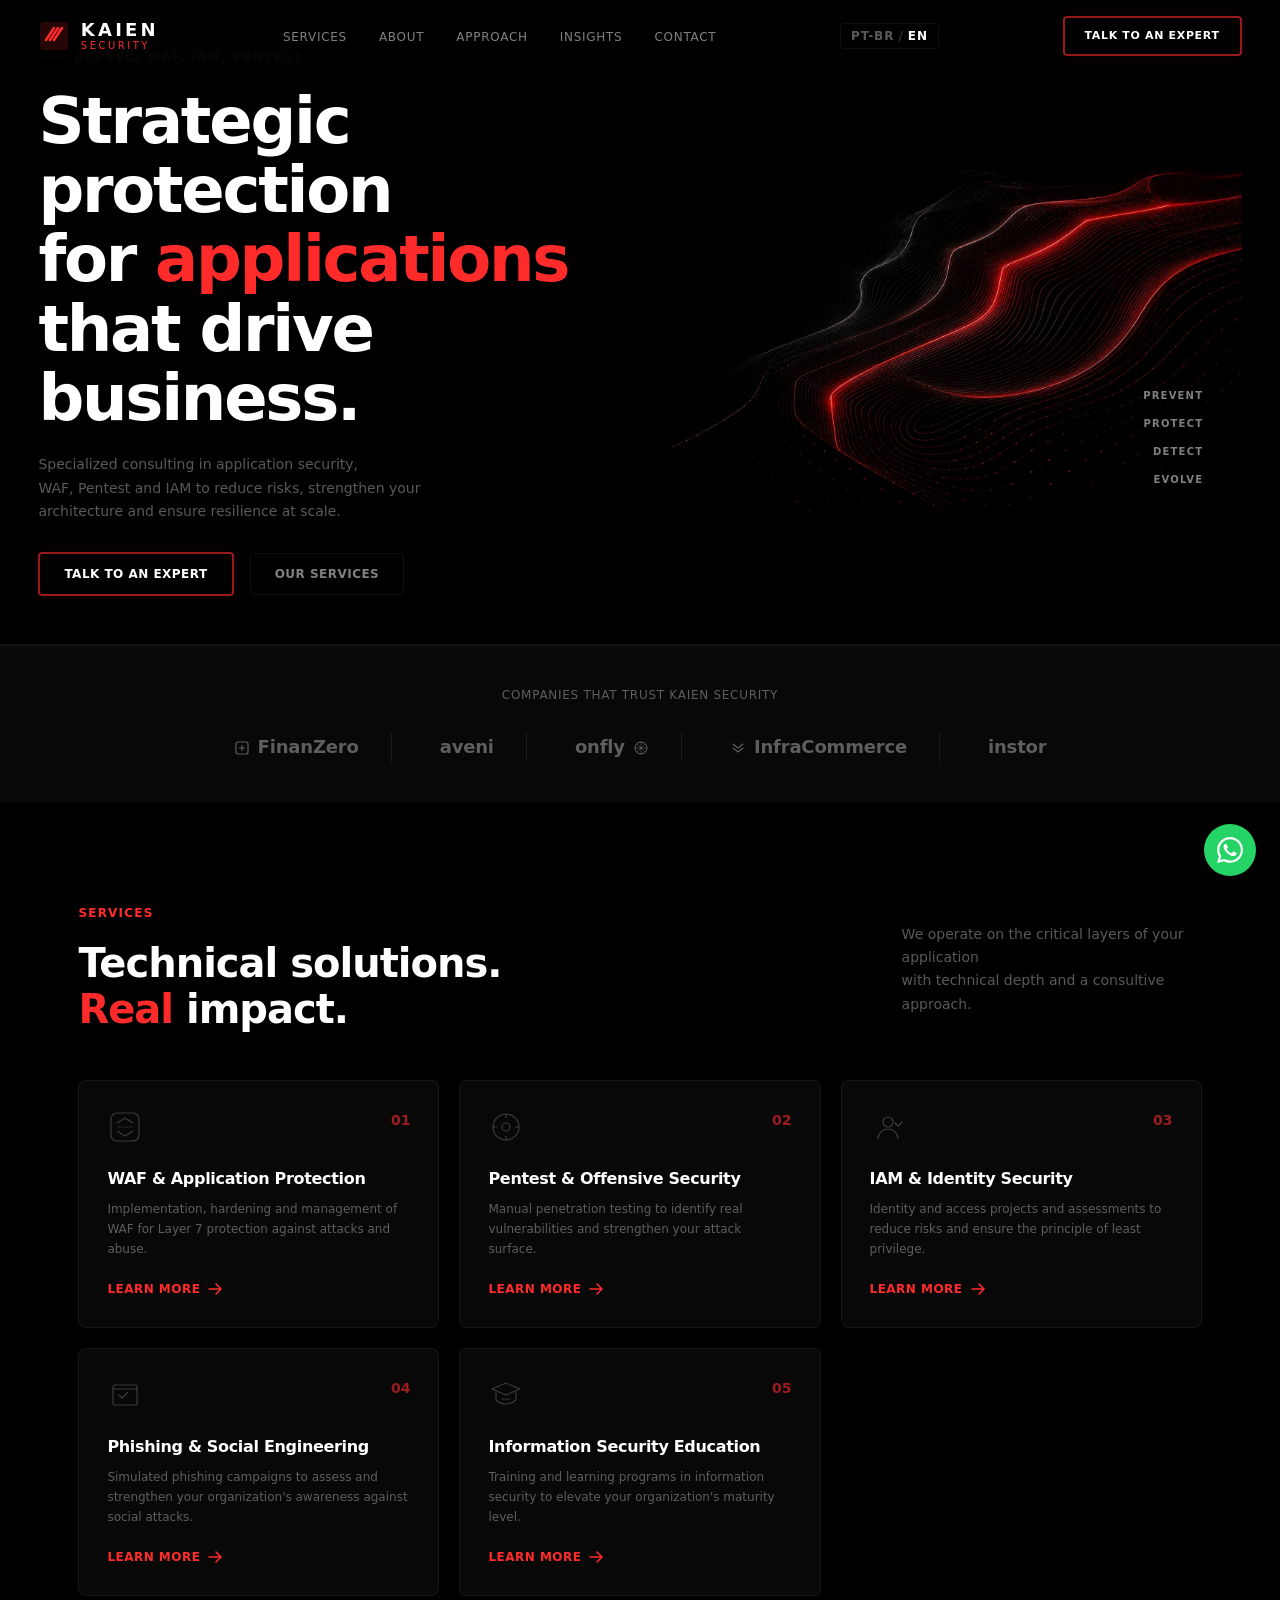
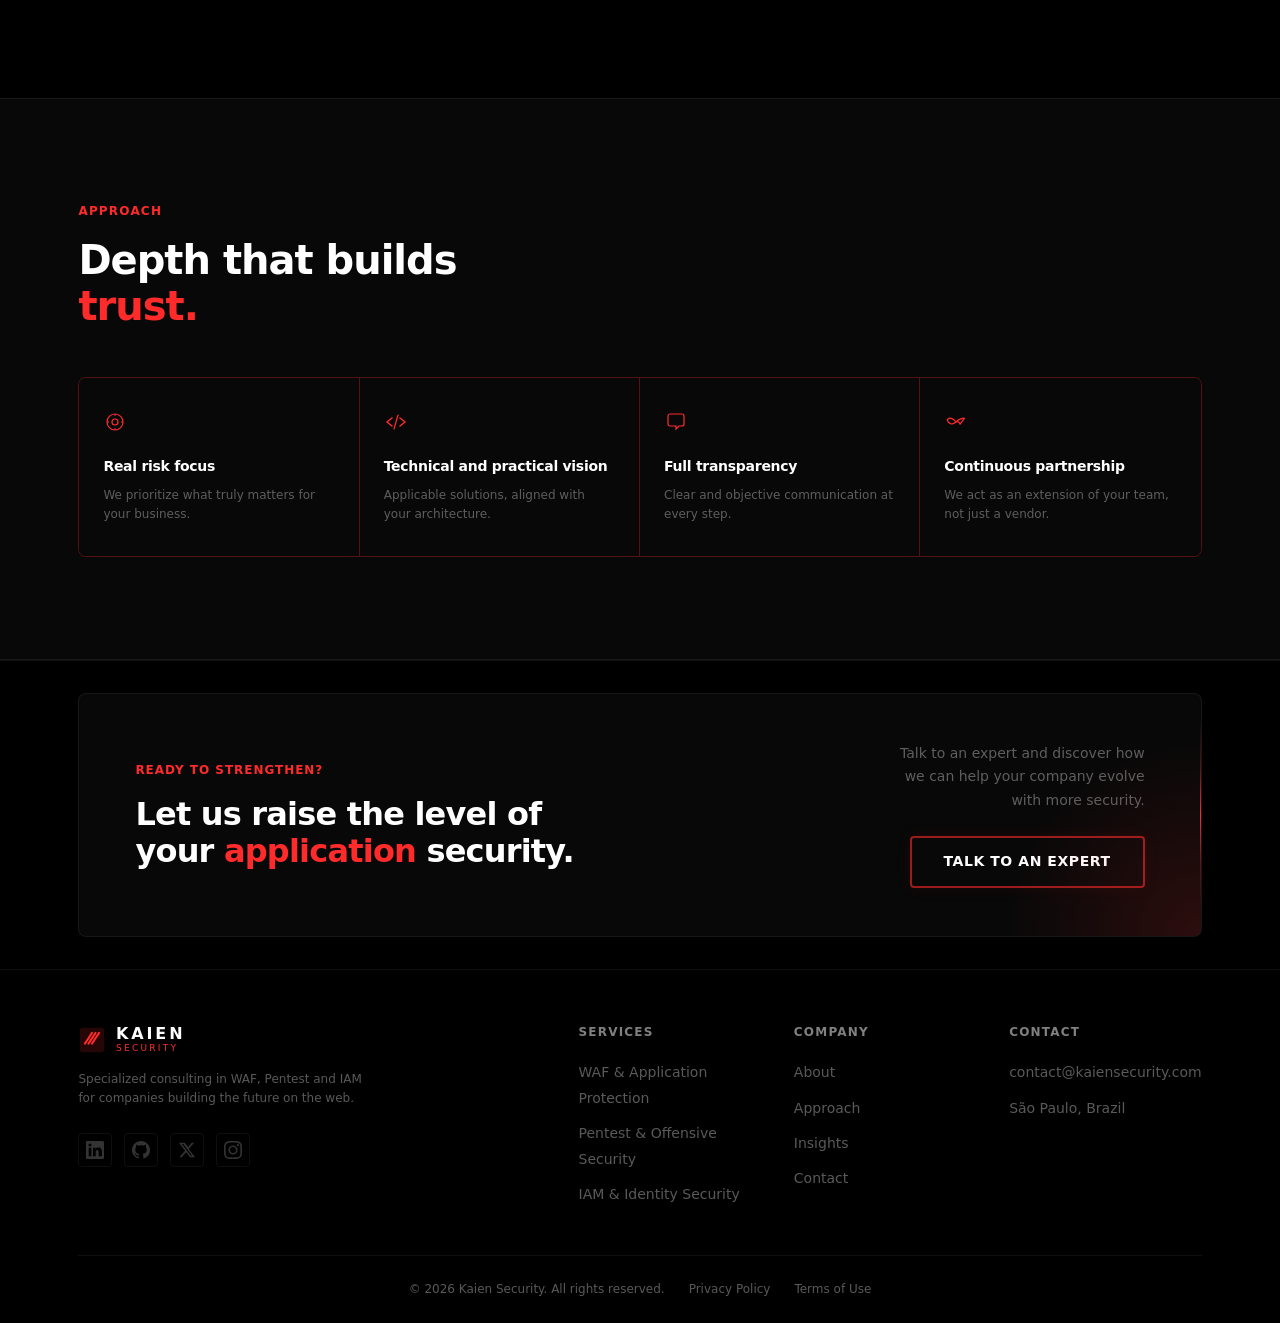
<file: Projeto Teste/index.html>
<!DOCTYPE html>
<html lang="pt-BR" dir="ltr">
<head>
    <meta charset="utf-8">
    <meta name="viewport" content="width=device-width, initial-scale=1.0">
    <meta http-equiv="X-UA-Compatible" content="IE=edge">

    <title>Kaien Security — Consultoria em Segurança de Aplicações</title>
    <meta name="description" content="Consultoria especializada em WAF, Pentest e IAM para reduzir riscos, fortalecer sua arquitetura e garantir resiliência em escala.">

    <link rel="canonical" href="https://kaiensecurity.com/">

    <meta property="og:type" content="website">
    <meta property="og:title" content="Kaien Security — Consultoria em Segurança de Aplicações">
    <meta property="og:description" content="Proteção estratégica para aplicações que movem negócios. WAF, Pentest, IAM e AppSec.">
    <meta property="og:url" content="https://kaiensecurity.com/">
    <meta property="og:site_name" content="Kaien Security">
    <meta property="og:locale" content="pt_BR">
    <meta property="og:image" content="https://kaiensecurity.com/og-image.png">
    <meta property="og:image:width" content="1200">
    <meta property="og:image:height" content="630">
    <meta property="og:image:alt" content="Kaien Security — Proteção estratégica">

    <meta name="twitter:card" content="summary_large_image">
    <meta name="twitter:title" content="Kaien Security — Consultoria em Segurança de Aplicações">
    <meta name="twitter:description" content="Proteção estratégica para aplicações que movem negócios.">
    <meta name="twitter:image" content="https://kaiensecurity.com/og-image.png">

    <link rel="preconnect" href="https://fonts.googleapis.com">
    <link rel="preconnect" href="https://fonts.gstatic.com" crossorigin>
    <link rel="preload" as="style" href="https://fonts.googleapis.com/css2?family=Inter:wght@300;400;500;600;700;800&display=swap">
    <link rel="stylesheet" href="https://fonts.googleapis.com/css2?family=Inter:wght@300;400;500;600;700;800&display=swap">

    <link rel="icon" href="data:image/svg+xml,<svg xmlns='http://www.w3.org/2000/svg' viewBox='0 0 100 100'><text y='.9em' font-size='90'>K</text></svg>">

    <link rel="stylesheet" href="css/style.css">

    <meta http-equiv="Content-Security-Policy"
          content="default-src 'self';
                   script-src 'self' 'nonce-kaien2024';
                   style-src 'self' https://fonts.googleapis.com 'unsafe-inline';
                   font-src https://fonts.gstatic.com;
                   img-src 'self' data: svg;
                   connect-src 'self';
                   frame-ancestors 'none';
                   base-uri 'self';
                   form-action 'self';">

    <meta http-equiv="X-Frame-Options" content="DENY">
    <meta name="theme-color" content="#000000">

    <script type="application/ld+json">
    {
        "@context": "https://schema.org",
        "@type": "Organization",
        "name": "Kaien Security",
        "url": "https://kaiensecurity.com",
        "description": "Consultoria especializada em WAF, Pentest e IAM para empresas que constroem o futuro na web.",
        "address": {
            "@type": "PostalAddress",
            "addressLocality": "São Paulo",
            "addressCountry": "BR"
        },
        "contactPoint": {
            "@type": "ContactPoint",
            "contactType": "sales",
            "email": "contact@kaiensecurity.com"
        },
        "sameAs": [
            "https://linkedin.com/company/kaiensecurity",
            "https://github.com/kaiensecurity",
            "https://instagram.com/kaiensecurity"
        ]
    }
    </script>
</head>

<body>
    <a class="skip-link" href="#main-content" data-i18n="skip_link">Pular para o conteúdo principal</a>

    <!-- ============================================================
         NAVIGATION
         ============================================================ -->
    <header class="site-header" role="banner">
        <nav class="navbar" aria-label="Navegação principal">
            <a href="index.html" class="navbar__logo" aria-label="Kaien Security — Início">
                <!-- Stacked red slash logo matching reference -->
                <svg class="navbar__logo-icon" width="32" height="32" viewBox="0 0 32 32" fill="none" aria-hidden="true" xmlns="http://www.w3.org/2000/svg">
                    <rect x="2" y="2" width="28" height="28" rx="4" fill="#ff2b2b" opacity="0.15"/>
                    <path d="M8 20 L16 8" stroke="#ff2b2b" stroke-width="2.5" stroke-linecap="round"/>
                    <path d="M12 20 L20 8" stroke="#ff2b2b" stroke-width="2.5" stroke-linecap="round"/>
                    <path d="M16 20 L24 8" stroke="#ff2b2b" stroke-width="2.5" stroke-linecap="round"/>
                </svg>
                <div class="navbar__logo-wordmark">
                    <span class="navbar__logo-text">KAIEN</span>
                    <span class="navbar__logo-sub">SECURITY</span>
                </div>
            </a>

            <ul class="navbar__links" role="list">
                <li><a href="#servicos" data-i18n="nav_servicos">Serviços</a></li>
                <li><a href="sobre.html" data-i18n="nav_sobre">Sobre</a></li>
                <li><a href="#abordagem" data-i18n="nav_abordagem">Abordagem</a></li>
                <li><a href="#insights" data-i18n="nav_insights">Insights</a></li>
                <li><a href="#contato" data-i18n="nav_contato">Contato</a></li>
            </ul>

            <button class="lang-toggle" id="lang-toggle" aria-label="Alterar idioma">
                <span class="lang-toggle__pt active">PT-BR</span>
                <span class="lang-toggle__divider">/</span>
                <span class="lang-toggle__en">EN</span>
            </button>

            <a href="#contato" class="btn btn--primary navbar__cta" data-i18n="cta_talk">
                Falar com um especialista
                <svg width="14" height="14" viewBox="0 0 14 14" fill="none" aria-hidden="true"><path d="M1 7h12M8 2l5 5-5 5" stroke="currentColor" stroke-width="1.5" stroke-linecap="round"/></svg>
            </a>

            <button class="navbar__toggle" aria-label="Abrir menu" aria-expanded="false" aria-controls="mobile-menu">
                <span class="navbar__toggle-icon" aria-hidden="true"></span>
            </button>
        </nav>

    </header>

    <div class="mobile-menu" id="mobile-menu" role="dialog" aria-label="Navegação mobile">
        <ul role="list">
            <li><a href="#servicos" data-i18n="nav_servicos">Serviços</a></li>
            <li><a href="sobre.html" data-i18n="nav_sobre">Sobre</a></li>
            <li><a href="#abordagem" data-i18n="nav_abordagem">Abordagem</a></li>
            <li><a href="#insights" data-i18n="nav_insights">Insights</a></li>
            <li><a href="#contato" data-i18n="nav_contato">Contato</a></li>
            <li><a href="#contato" class="btn btn--primary" data-i18n="cta_talk">Falar com um especialista</a></li>
        </ul>
    </div>

    <main id="main-content">

        <!-- ============================================================
             HERO SECTION
             ============================================================ -->
        <section class="hero" aria-labelledby="hero-heading">
            <div class="container hero__inner">
                <div class="hero__content">
                    <p class="hero__tagline">
                        <span class="hero__tagline-line" aria-hidden="true"></span>
                        AppSec, WAF, IAM, Pentest
                    </p>
                    <h1 id="hero-heading" class="hero__title" data-i18n="hero_title">
                        Proteção estratégica<br>
                        para <span class="text-accent">aplicações</span><br>
                        que movem negócios.
                    </h1>
                    <p class="hero__description" data-i18n="hero_description">
                        Consultoria especializada em segurança de aplicações,<br>
                        WAF, Pentest e IAM para reduzir riscos, fortalecer sua<br>
                        arquitetura e garantir resiliência em escala.
                    </p>
                    <div class="hero__actions">
                        <a href="#contato" class="btn btn--primary" data-i18n="cta_talk">
                            Falar com um especialista
                            <svg width="14" height="14" viewBox="0 0 14 14" fill="none" aria-hidden="true"><path d="M1 7h12M8 2l5 5-5 5" stroke="currentColor" stroke-width="1.5" stroke-linecap="round"/></svg>
                        </a>
                        <a href="#servicos" class="btn btn--outline" data-i18n="hero_btn_services">
                            Nossos serviços
                            <svg width="14" height="14" viewBox="0 0 14 14" fill="none" aria-hidden="true"><path d="M1 7h12M8 2l5 5-5 5" stroke="currentColor" stroke-width="1.5" stroke-linecap="round"/></svg>
                        </a>
                    </div>
                </div>

                <!-- Flowing topographic wave — canvas-rendered for organic density -->
                <div class="hero__visual" aria-hidden="true">
                    <img class="hero__canvas" src="Onda.jpg" alt="" loading="lazy">

                    <!-- Side labels matching reference -->
                    <div class="hero__labels">
                        <span data-i18n="hero_prevenir">Prevenir</span>
                        <span data-i18n="hero_proteger">Proteger</span>
                        <span data-i18n="hero_detectar">Detectar</span>
                        <span data-i18n="hero_evoluir">Evoluir</span>
                    </div>
                </div>
            </div>
        </section>

        <!-- ============================================================
             TRUST BAR
             ============================================================ -->
        <section class="trust-bar" aria-label="Empresas que confiam na Kaien Security">
            <div class="container">
                <p class="trust-bar__label" data-i18n="trust_label">Empresas que confiam na Kaien Security</p>
                <div class="trust-bar__logos" role="list">
                    <span class="trust-bar__logo" role="listitem">
                        <svg width="16" height="16" viewBox="0 0 16 16" fill="none" aria-hidden="true"><rect x="2" y="2" width="12" height="12" rx="2" stroke="currentColor" stroke-width="1.2"/><path d="M5 8h6M8 5v6" stroke="currentColor" stroke-width="1"/></svg>
                        FinanZero
                    </span>
                    <span class="trust-bar__logo" role="listitem">aveni</span>
                    <span class="trust-bar__logo" role="listitem">
                        onfly
                        <svg width="16" height="16" viewBox="0 0 16 16" fill="none" aria-hidden="true"><circle cx="8" cy="8" r="6" stroke="currentColor" stroke-width="1"/><path d="M8 2v12M2 8h12M4 4l8 8M12 4l-8 8" stroke="currentColor" stroke-width="0.6"/></svg>
                    </span>
                    <span class="trust-bar__logo" role="listitem">
                        <svg width="16" height="16" viewBox="0 0 16 16" fill="none" aria-hidden="true"><path d="M3 4l5 4 5-4M3 8l5 4 5-4" stroke="currentColor" stroke-width="1.2" stroke-linecap="round" stroke-linejoin="round"/></svg>
                        InfraCommerce
                    </span>
                    <span class="trust-bar__logo" role="listitem">instor</span>
                </div>
            </div>
        </section>

        <!-- ============================================================
             SERVICES SECTION
             ============================================================ -->
        <section id="servicos" class="services section" aria-labelledby="services-heading">
            <div class="container">
                <div class="services__header">
                    <div class="services__header-left">
                        <p class="section__label" data-i18n="services_label">Serviços</p>
                        <h2 id="services-heading" class="section__title" data-i18n="services_title">
                            Soluções técnicas.<br class="services__title-break">
                            Impacto <span class="text-accent">real.</span>
                        </h2>
                    </div>
                    <p class="services__header-right" data-i18n="services_lead">
                        Atuamos nas camadas críticas da sua aplicação<br>
                        com profundidade técnica e abordagem consultiva.
                    </p>
                </div>

                <div class="services__grid">
                    <!-- Card 01 -->
                    <a href="waf.html" class="service-card reveal">
                        <div class="service-card__header">
                            <div class="service-card__icon" aria-hidden="true">
                                <svg width="36" height="36" viewBox="0 0 36 36" fill="none" xmlns="http://www.w3.org/2000/svg">
                                    <rect x="4" y="4" width="28" height="28" rx="6" stroke="currentColor" stroke-width="1.2"/>
                                    <path d="M10 14l8-5 8 5" stroke="currentColor" stroke-width="1.2"/>
                                    <path d="M10 22l8 5 8-5" stroke="currentColor" stroke-width="1.2"/>
                                    <path d="M10 18h16" stroke="currentColor" stroke-width="1" opacity="0.5"/>
                                </svg>
                            </div>
                            <span class="service-card__number">01</span>
                        </div>
                        <h3 class="service-card__title" data-i18n="svc1_title">WAF & Proteção de Aplicações</h3>
                        <p class="service-card__description" data-i18n="svc1_desc">
                            Implementação, hardening e gestão de WAF para proteção Layer 7
                            contra ataques e abusos.
                        </p>
                        <span class="service-card__link">
                            <span data-i18n="saiba_mais">Saiba mais</span>
                            <svg width="14" height="14" viewBox="0 0 14 14" fill="none" aria-hidden="true"><path d="M1 7h12M8 2l5 5-5 5" stroke="currentColor" stroke-width="1.5" stroke-linecap="round"/></svg>
                        </span>
                    </a>

                    <!-- Card 02 -->
                    <a href="pentest.html" class="service-card reveal">
                        <div class="service-card__header">
                            <div class="service-card__icon" aria-hidden="true">
                                <svg width="36" height="36" viewBox="0 0 36 36" fill="none" xmlns="http://www.w3.org/2000/svg">
                                    <circle cx="18" cy="18" r="13" stroke="currentColor" stroke-width="1.2"/>
                                    <circle cx="18" cy="18" r="4" stroke="currentColor" stroke-width="1.2"/>
                                    <path d="M18 5v4M18 27v4M5 18h4M27 18h4" stroke="currentColor" stroke-width="1.2"/>
                                </svg>
                            </div>
                            <span class="service-card__number">02</span>
                        </div>
                        <h3 class="service-card__title" data-i18n="svc2_title">Pentest & Offensive Security</h3>
                        <p class="service-card__description" data-i18n="svc2_desc">
                            Testes de invasão manuais para identificar vulnerabilidades reais
                            e fortalecer sua superfície de ataque.
                        </p>
                        <span class="service-card__link">
                            <span data-i18n="saiba_mais">Saiba mais</span>
                            <svg width="14" height="14" viewBox="0 0 14 14" fill="none" aria-hidden="true"><path d="M1 7h12M8 2l5 5-5 5" stroke="currentColor" stroke-width="1.5" stroke-linecap="round"/></svg>
                        </span>
                    </a>

                    <!-- Card 03 -->
                    <a href="iam.html" class="service-card reveal">
                        <div class="service-card__header">
                            <div class="service-card__icon" aria-hidden="true">
                                <svg width="36" height="36" viewBox="0 0 36 36" fill="none" xmlns="http://www.w3.org/2000/svg">
                                    <circle cx="18" cy="13" r="5" stroke="currentColor" stroke-width="1.2"/>
                                    <path d="M8 30c0-5.5 4.5-10 10-10s10 4.5 10 10" stroke="currentColor" stroke-width="1.2"/>
                                    <path d="M25 14l3 3 4-4" stroke="currentColor" stroke-width="1.5" stroke-linecap="round" stroke-linejoin="round"/>
                                </svg>
                            </div>
                            <span class="service-card__number">03</span>
                        </div>
                        <h3 class="service-card__title" data-i18n="svc3_title">IAM & Segurança de Identidades</h3>
                        <p class="service-card__description" data-i18n="svc3_desc">
                            Projetos e avaliações de identidade e acesso para reduzir riscos
                            e garantir o princípio do menor privilégio.
                        </p>
                        <span class="service-card__link">
                            <span data-i18n="saiba_mais">Saiba mais</span>
                            <svg width="14" height="14" viewBox="0 0 14 14" fill="none" aria-hidden="true"><path d="M1 7h12M8 2l5 5-5 5" stroke="currentColor" stroke-width="1.5" stroke-linecap="round"/></svg>
                        </span>
                    </a>

                    <!-- Card 04 -->
                    <a href="phishing.html" class="service-card reveal">
                        <div class="service-card__header">
                            <div class="service-card__icon" aria-hidden="true">
                                <svg width="36" height="36" viewBox="0 0 36 36" fill="none" xmlns="http://www.w3.org/2000/svg">
                                    <rect x="6" y="8" width="24" height="20" rx="2" stroke="currentColor" stroke-width="1.2"/>
                                    <path d="M6 12h24" stroke="currentColor" stroke-width="1.2"/>
                                    <path d="M12 18l3 3 6-6" stroke="currentColor" stroke-width="1.5" stroke-linecap="round" stroke-linejoin="round"/>
                                </svg>
                            </div>
                            <span class="service-card__number">04</span>
                        </div>
                        <h3 class="service-card__title" data-i18n="svc4_title">Phishing & Engenharia Social</h3>
                        <p class="service-card__description" data-i18n="svc4_desc">
                            Campanhas simuladas de phishing para avaliar e fortalecer a
                            conscientização da sua organização contra ataques sociais.
                        </p>
                        <span class="service-card__link">
                            <span data-i18n="saiba_mais">Saiba mais</span>
                            <svg width="14" height="14" viewBox="0 0 14 14" fill="none" aria-hidden="true"><path d="M1 7h12M8 2l5 5-5 5" stroke="currentColor" stroke-width="1.5" stroke-linecap="round"/></svg>
                        </span>
                    </a>

                    <!-- Card 05 -->
                    <a href="educacao.html" class="service-card reveal">
                        <div class="service-card__header">
                            <div class="service-card__icon" aria-hidden="true">
                                <svg width="36" height="36" viewBox="0 0 36 36" fill="none" xmlns="http://www.w3.org/2000/svg">
                                    <path d="M18 6L4 12l14 6 14-6L18 6z" stroke="currentColor" stroke-width="1.2" stroke-linejoin="round"/>
                                    <path d="M8 15v8c0 0 4 4 10 4s10-4 10-4v-8" stroke="currentColor" stroke-width="1.2"/>
                                    <path d="M14 22h8" stroke="currentColor" stroke-width="1" stroke-linecap="round"/>
                                </svg>
                            </div>
                            <span class="service-card__number">05</span>
                        </div>
                        <h3 class="service-card__title" data-i18n="svc5_title">Educação em Segurança da Informação</h3>
                        <p class="service-card__description" data-i18n="svc5_desc">
                            Programas de treinamento e aprendizado em segurança da
                            informação para elevar a maturidade da sua organização.
                        </p>
                        <span class="service-card__link">
                            <span data-i18n="saiba_mais">Saiba mais</span>
                            <svg width="14" height="14" viewBox="0 0 14 14" fill="none" aria-hidden="true"><path d="M1 7h12M8 2l5 5-5 5" stroke="currentColor" stroke-width="1.5" stroke-linecap="round"/></svg>
                        </span>
                    </a>
                </div>
            </div>
        </section>

        <!-- ============================================================
             APPROACH SECTION
             ============================================================ -->
        <section id="abordagem" class="approach section" aria-labelledby="approach-heading">
            <div class="container">
                <div class="approach__inner">
                    <div class="approach__left">
                        <p class="section__label" data-i18n="approach_label">Abordagem</p>
                        <h2 id="approach-heading" class="section__title" data-i18n="approach_title">
                            Profundidade que gera<br>
                            <span class="text-accent">confiança.</span>
                        </h2>
                    </div>

                    <div class="approach__features">
                        <div class="approach__feature reveal">
                            <div class="approach__feature-icon" aria-hidden="true">
                                <svg width="24" height="24" viewBox="0 0 24 24" fill="none" xmlns="http://www.w3.org/2000/svg">
                                    <circle cx="12" cy="12" r="8" stroke="currentColor" stroke-width="1.2"/>
                                    <circle cx="12" cy="12" r="3" stroke="currentColor" stroke-width="1.2"/>
                                    <path d="M12 4v2M12 18v2M4 12h2M18 12h2" stroke="currentColor" stroke-width="1"/>
                                </svg>
                            </div>
                            <h3 class="approach__feature-title" data-i18n="feat1_title">Foco em risco real</h3>
                            <p class="approach__feature-text" data-i18n="feat1_text">Priorizamos o que realmente importa para o seu negócio.</p>
                        </div>

                        <div class="approach__feature reveal">
                            <div class="approach__feature-icon" aria-hidden="true">
                                <svg width="24" height="24" viewBox="0 0 24 24" fill="none" xmlns="http://www.w3.org/2000/svg">
                                    <path d="M8 8L3 12l5 4" stroke="currentColor" stroke-width="1.5" stroke-linecap="round" stroke-linejoin="round"/>
                                    <path d="M16 8l5 4-5 4" stroke="currentColor" stroke-width="1.5" stroke-linecap="round" stroke-linejoin="round"/>
                                    <path d="M14 5l-4 14" stroke="currentColor" stroke-width="1.2" stroke-linecap="round"/>
                                </svg>
                            </div>
                            <h3 class="approach__feature-title" data-i18n="feat2_title">Visão técnica e prática</h3>
                            <p class="approach__feature-text" data-i18n="feat2_text">Soluções aplicáveis, alinhadas à sua arquitetura.</p>
                        </div>

                        <div class="approach__feature reveal">
                            <div class="approach__feature-icon" aria-hidden="true">
                                <svg width="24" height="24" viewBox="0 0 24 24" fill="none" xmlns="http://www.w3.org/2000/svg">
                                    <path d="M4 6c0-1.1.9-2 2-2h12a2 2 0 012 2v8a2 2 0 01-2 2h-3l-3 3v-3H6a2 2 0 01-2-2V6z" stroke="currentColor" stroke-width="1.2" fill="none"/>
                                </svg>
                            </div>
                            <h3 class="approach__feature-title" data-i18n="feat3_title">Transparência total</h3>
                            <p class="approach__feature-text" data-i18n="feat3_text">Comunicação clara e objetiva em todas as etapas.</p>
                        </div>

                        <div class="approach__feature reveal">
                            <div class="approach__feature-icon" aria-hidden="true">
                                <svg width="24" height="24" viewBox="0 0 24 24" fill="none" xmlns="http://www.w3.org/2000/svg">
                                    <path d="M12 12c-2-3-6-5-8-3s2 5 4 5 2-1 4-2 4 1 4 2 2-3 4-5-6 0-8 3z" stroke="currentColor" stroke-width="1.2" fill="none" stroke-linecap="round" stroke-linejoin="round"/>
                                </svg>
                            </div>
                            <h3 class="approach__feature-title" data-i18n="feat4_title">Parceria contínua</h3>
                            <p class="approach__feature-text" data-i18n="feat4_text">Acompanhamento consultivo pós-projeto para manter o nível de segurança elevado.</p>
                        </div>
                    </div>
                </div>
            </div>
        </section>

        <!-- ============================================================
             CTA SECTION
             ============================================================ -->
        <section id="contato" class="cta section" aria-labelledby="cta-heading">
            <div class="container">
                <div class="cta__inner reveal">
                    <div class="cta__left">
                        <p class="cta__label" data-i18n="cta_label">Pronto para fortalecer?</p>
                        <h2 id="cta-heading" class="cta__title" data-i18n="cta_title"
                            Vamos elevar o nível da<br>
                            segurança da sua <span class="text-accent">aplicação.</span>
                        </h2>
                    </div>
                    <div class="cta__right">
                        <p class="cta__text" data-i18n="cta_text">
                            Fale com um especialista e descubra como<br>
                            podemos ajudar sua empresa a evoluir<br>
                            com mais segurança.
                        </p>
                        <a href="contato.html" class="btn btn--primary btn--cta" data-i18n="cta_talk">
                            Falar com um especialista
                            <svg width="14" height="14" viewBox="0 0 14 14" fill="none" aria-hidden="true"><path d="M1 7h12M8 2l5 5-5 5" stroke="currentColor" stroke-width="1.5" stroke-linecap="round"/></svg>
                        </a>
                    </div>
                </div>
            </div>
        </section>

    </main>

    <!-- ============================================================
         FOOTER
         ============================================================ -->
    <footer class="site-footer" role="contentinfo">
        <div class="container">
            <div class="site-footer__inner">
                <div class="site-footer__brand">
                    <a href="/" class="site-footer__logo" aria-label="Kaien Security — Início">
                        <svg class="site-footer__logo-icon" width="28" height="28" viewBox="0 0 32 32" fill="none" aria-hidden="true" xmlns="http://www.w3.org/2000/svg">
                            <rect x="2" y="2" width="28" height="28" rx="4" fill="#ff2b2b" opacity="0.15"/>
                            <path d="M8 20 L16 8" stroke="#ff2b2b" stroke-width="2.5" stroke-linecap="round"/>
                            <path d="M12 20 L20 8" stroke="#ff2b2b" stroke-width="2.5" stroke-linecap="round"/>
                            <path d="M16 20 L24 8" stroke="#ff2b2b" stroke-width="2.5" stroke-linecap="round"/>
                        </svg>
                        <div class="site-footer__logo-wordmark">
                            <span class="site-footer__logo-text">KAIEN</span>
                            <span class="site-footer__logo-sub">SECURITY</span>
                        </div>
                    </a>
                    <p class="site-footer__description" data-i18n="footer_desc">
                        Consultoria especializada em WAF, Pentest e IAM para empresas que constroem o futuro na web.
                    </p>
                    <div class="site-footer__social" role="list" aria-label="Redes sociais">
                        <!-- LinkedIn -->
                        <a href="https://linkedin.com/company/kaiensecurity" rel="noopener noreferrer" target="_blank" aria-label="LinkedIn" role="listitem">
                            <svg width="18" height="18" viewBox="0 0 24 24" fill="currentColor" aria-hidden="true"><path d="M20.45 20.45h-3.56v-5.57c0-1.33-.02-3.04-1.85-3.04-1.85 0-2.14 1.45-2.14 2.94v5.67H9.34V9h3.41v1.56h.05a3.83 3.83 0 013.69-1.85c3.94 0 4.67 2.6 4.67 6v5.74zM5.34 7.43a2.06 2.06 0 11-.01-4.13 2.06 2.06 0 01.01 4.13zM7.12 20.45H3.56V9h3.56v11.45zM22.22 0H1.77A1.75 1.75 0 000 1.73v20.54A1.75 1.75 0 001.77 24h20.45A1.75 1.75 0 0024 22.27V1.73A1.75 1.75 0 0022.22 0z"/></svg>
                        </a>
                        <!-- GitHub -->
                        <a href="https://github.com/kaiensecurity" rel="noopener noreferrer" target="_blank" aria-label="GitHub" role="listitem">
                            <svg width="18" height="18" viewBox="0 0 24 24" fill="currentColor" aria-hidden="true"><path d="M12 0C5.37 0 0 5.37 0 12c0 5.31 3.435 9.795 8.205 11.385.6.105.825-.255.825-.57 0-.285-.015-1.23-.015-2.235-3.015.555-3.795-.735-4.035-1.41-.135-.345-.72-1.41-1.23-1.695-.42-.225-1.02-.78-.015-.795.945-.015 1.62.87 1.845 1.23 1.08 1.815 2.805 1.305 3.495.99.105-.78.42-1.305.765-1.605-2.67-.3-5.46-1.335-5.46-5.925 0-1.305.465-2.385 1.23-3.225-.12-.3-.54-1.53.12-3.18 0 0 1.005-.315 3.3 1.23.96-.27 1.98-.405 3-.405s2.04.135 3 .405c2.295-1.56 3.3-1.23 3.3-1.23.66 1.65.24 2.88.12 3.18.765.84 1.23 1.905 1.23 3.225 0 4.605-2.805 5.625-5.475 5.925.435.375.81 1.095.81 2.22 0 1.605-.015 2.895-.015 3.3 0 .315.225.69.825.57A12.02 12.02 0 0024 12c0-6.63-5.37-12-12-12z"/></svg>
                        </a>
                        <!-- X (Twitter) -->
                        <a href="https://x.com/kaiensecurity" rel="noopener noreferrer" target="_blank" aria-label="X" role="listitem">
                            <svg width="18" height="18" viewBox="0 0 24 24" fill="currentColor" aria-hidden="true"><path d="M18.244 2.25h3.308l-7.227 8.26 8.502 11.24H16.17l-5.214-6.817L4.99 21.75H1.68l7.73-8.835L1.254 2.25H9.05l4.713 6.231zm-1.161 17.52h1.833L7.084 4.126H5.117z"/></svg>
                        </a>
                        <!-- Instagram -->
                        <a href="https://instagram.com/kaiensecurity" rel="noopener noreferrer" target="_blank" aria-label="Instagram" role="listitem">
                            <svg width="18" height="18" viewBox="0 0 24 24" fill="currentColor" aria-hidden="true"><path d="M12 2.163c3.204 0 3.584.012 4.85.07 3.252.148 4.771 1.691 4.919 4.919.058 1.265.069 1.645.069 4.849 0 3.205-.012 3.584-.069 4.849-.149 3.225-1.664 4.771-4.919 4.919-1.266.058-1.644.07-4.85.07-3.204 0-3.584-.012-4.849-.07-3.26-.149-4.771-1.699-4.919-4.92-.058-1.265-.07-1.644-.07-4.849 0-3.204.013-3.583.07-4.849.149-3.227 1.664-4.771 4.919-4.919 1.266-.057 1.645-.069 4.849-.069zM12 0C8.741 0 8.333.014 7.053.072 2.695.272.273 2.69.073 7.052.014 8.333 0 8.741 0 12c0 3.259.014 3.668.072 4.948.2 4.358 2.618 6.78 6.98 6.98C8.333 23.986 8.741 24 12 24c3.259 0 3.668-.014 4.948-.072 4.354-.2 6.782-2.618 6.979-6.98.059-1.28.073-1.689.073-4.948 0-3.259-.014-3.667-.072-4.947-.196-4.354-2.617-6.78-6.979-6.98C15.668.014 15.259 0 12 0zm0 5.838a6.162 6.162 0 100 12.324 6.162 6.162 0 000-12.324zM12 16a4 4 0 110-8 4 4 0 010 8zm6.406-11.845a1.44 1.44 0 100 2.881 1.44 1.44 0 000-2.881z"/></svg>
                        </a>
                    </div>
                </div>

                <div class="site-footer__nav">
                    <div class="site-footer__column">
                        <h4 data-i18n="footer_servicos">Serviços</h4>
                        <ul role="list">
                            <li><a href="#servicos" data-i18n="footer_svc1">WAF & Proteção de Aplicações</a></li>
                            <li><a href="#servicos" data-i18n="footer_svc2">Pentest & Offensive Security</a></li>
                            <li><a href="#servicos" data-i18n="footer_svc3">IAM & Segurança de Identidades</a></li>
                        </ul>
                    </div>
                    <div class="site-footer__column">
                        <h4 data-i18n="footer_empresa">Empresa</h4>
                        <ul role="list">
                            <li><a href="sobre.html" data-i18n="footer_sobre">Sobre</a></li>
                            <li><a href="#abordagem" data-i18n="footer_abordagem">Abordagem</a></li>
                            <li><a href="#insights" data-i18n="footer_insights">Insights</a></li>
                            <li><a href="#contato" data-i18n="footer_contato_link">Contato</a></li>
                        </ul>
                    </div>
                    <div class="site-footer__column">
                        <h4 data-i18n="footer_contato">Contato</h4>
                        <ul role="list">
                            <li><a href="mailto:contact@kaiensecurity.com">contact@kaiensecurity.com</a></li>
                            <li><span data-i18n="footer_location">São Paulo, Brasil</span></li>
                        </ul>
                    </div>
                </div>
            </div>

            <div class="site-footer__bottom">
                <p data-i18n="footer_copy">© 2026 Kaien Security. Todos os direitos reservados.</p>
                <div class="site-footer__legal">
                    <a href="privacy.html" data-i18n="footer_privacy">Política de Privacidade</a>
                    <a href="terms.html" data-i18n="footer_terms">Termos de Uso</a>
                </div>
            </div>
        </div>
    </footer>

    <!-- WhatsApp Floating Button -->
    <a href="https://wa.me/5511943952017" target="_blank" rel="noopener noreferrer" class="whatsapp-float" aria-label="Fale conosco pelo WhatsApp">
        <svg width="24" height="24" viewBox="0 0 24 24" fill="white" xmlns="http://www.w3.org/2000/svg" aria-hidden="true">
            <path d="M17.472 14.382c-.297-.149-1.758-.867-2.03-.967-.273-.099-.471-.148-.67.15-.197.297-.767.966-.94 1.164-.173.199-.347.223-.644.075-.297-.15-1.255-.463-2.39-1.475-.883-.788-1.48-1.761-1.653-2.059-.173-.297-.018-.458.13-.606.134-.133.298-.347.446-.52.149-.174.198-.298.298-.497.099-.198.05-.371-.025-.52-.075-.149-.669-1.612-.916-2.207-.242-.579-.487-.5-.669-.51-.173-.008-.371-.01-.57-.01-.198 0-.52.074-.792.372-.272.297-1.04 1.016-1.04 2.479 0 1.462 1.065 2.875 1.213 3.074.149.198 2.096 3.2 5.077 4.487.709.306 1.262.489 1.694.625.712.227 1.36.195 1.871.118.571-.085 1.758-.719 2.006-1.413.248-.694.248-1.289.173-1.413-.074-.124-.272-.198-.57-.347m-5.421 7.403h-.004a9.87 9.87 0 01-5.031-1.378l-.361-.214-3.741.982.998-3.648-.235-.374a9.86 9.86 0 01-1.51-5.26c.001-5.45 4.436-9.884 9.888-9.884 2.64 0 5.122 1.03 6.988 2.898a9.825 9.825 0 012.893 6.994c-.003 5.45-4.437 9.884-9.885 9.884m8.413-18.297A11.815 11.815 0 0012.05 0C5.495 0 .16 5.335.157 11.892c0 2.096.547 4.142 1.588 5.945L.057 24l6.305-1.654a11.882 11.882 0 005.683 1.448h.005c6.554 0 11.89-5.335 11.893-11.893a11.821 11.821 0 00-3.48-8.413z"/>
        </svg>
        <span class="whatsapp-float__text" data-i18n="whatsapp_text">Falar com especialista</span>
    </a>

    <script nonce="kaien2024" src="js/wave.js"></script>
    <script nonce="kaien2024" src="js/i18n.js"></script>
    <script nonce="kaien2024" src="js/main.js"></script>
</body>
</html>
</file>
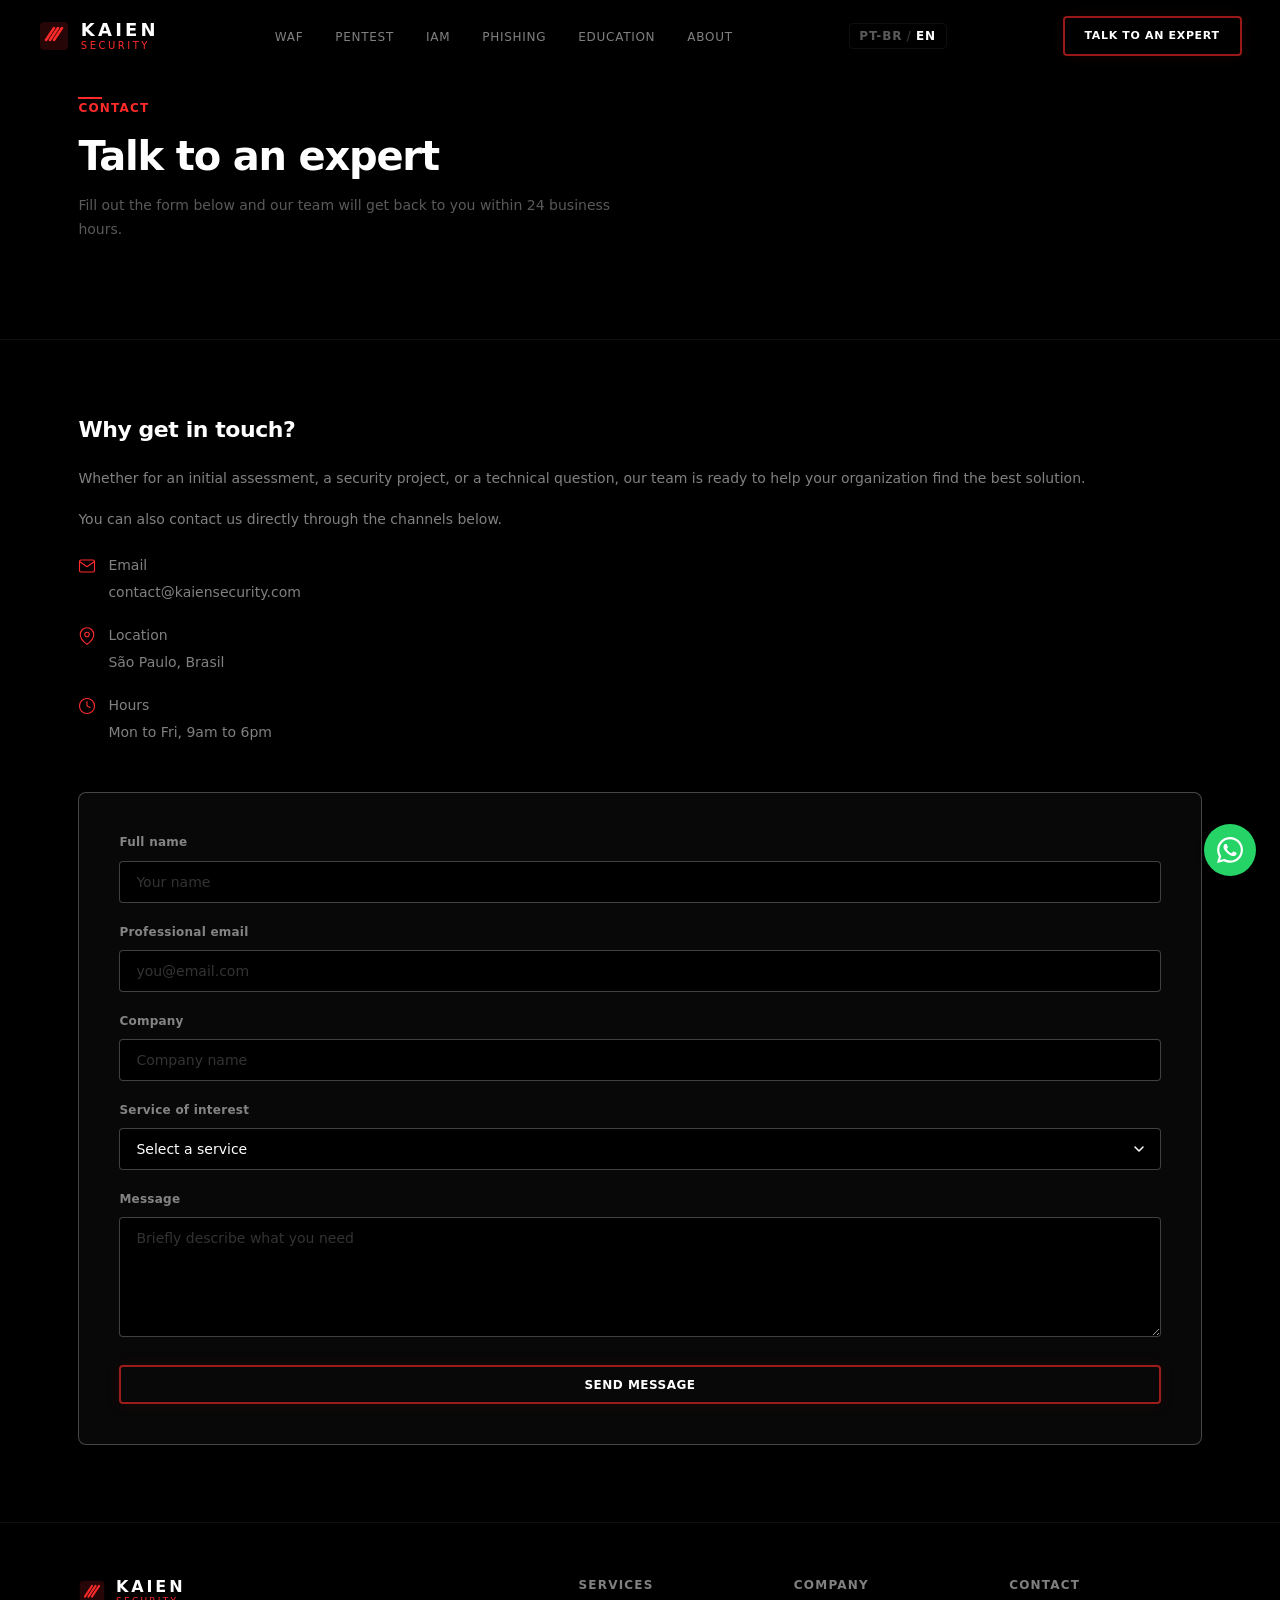
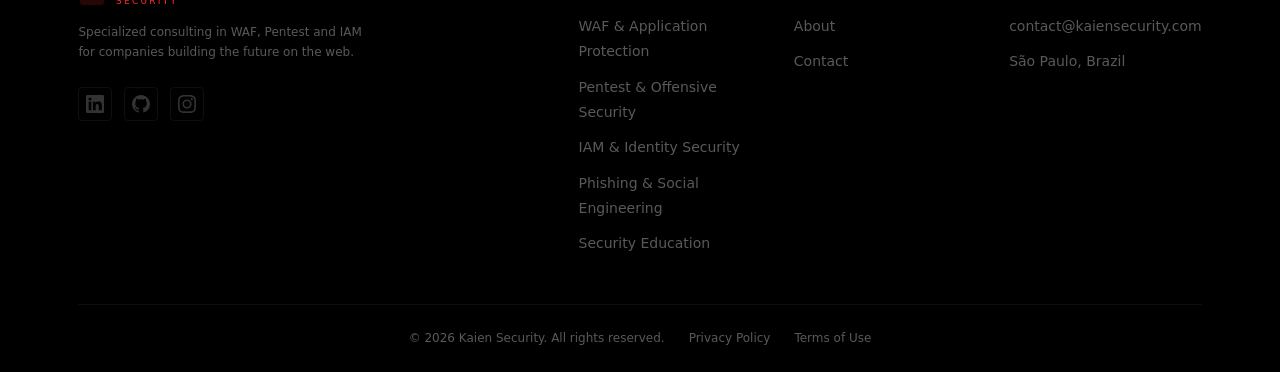
<file: Projeto Teste/contato.html>
<!DOCTYPE html>
<html lang="pt-BR" dir="ltr">
<head>
    <meta charset="utf-8">
    <meta name="viewport" content="width=device-width, initial-scale=1.0">
    <meta http-equiv="X-UA-Compatible" content="IE=edge">

    <title>Contato — Kaien Security</title>
    <meta name="description" content="Fale com um especialista da Kaien Security.">

    <link rel="canonical" href="https://kaiensecurity.com/contato.html">

    <meta property="og:type" content="website">
    <meta property="og:title" content="Kaien Security — Contato">
    <meta property="og:description" content="Fale com um especialista da Kaien Security.">
    <meta property="og:url" content="https://kaiensecurity.com/contato.html">
    <meta property="og:site_name" content="Kaien Security">
    <meta property="og:locale" content="pt_BR">
    <meta property="og:image" content="https://kaiensecurity.com/og-image.png">
    <meta property="og:image:width" content="1200">
    <meta property="og:image:height" content="630">
    <meta property="og:image:alt" content="Kaien Security — Contato">

    <meta name="twitter:card" content="summary_large_image">
    <meta name="twitter:title" content="Kaien Security — Contato">
    <meta name="twitter:description" content="Fale com um especialista da Kaien Security.">
    <meta name="twitter:image" content="https://kaiensecurity.com/og-image.png">

    <link rel="preconnect" href="https://fonts.googleapis.com">
    <link rel="preconnect" href="https://fonts.gstatic.com" crossorigin>
    <link rel="preload" as="style" href="https://fonts.googleapis.com/css2?family=Inter:wght@300;400;500;600;700;800&display=swap">
    <link rel="stylesheet" href="https://fonts.googleapis.com/css2?family=Inter:wght@300;400;500;600;700;800&display=swap">

    <link rel="icon" href="data:image/svg+xml,<svg xmlns='http://www.w3.org/2000/svg' viewBox='0 0 100 100'><text y='.9em' font-size='90'>K</text></svg>">

    <link rel="stylesheet" href="css/style.css">

    <meta http-equiv="Content-Security-Policy"
          content="default-src 'self';
                   script-src 'self' 'nonce-kaien2024';
                   style-src 'self' https://fonts.googleapis.com 'unsafe-inline';
                   font-src https://fonts.gstatic.com;
                   img-src 'self' data: svg;
                   connect-src 'self';
                   frame-ancestors 'none';
                   base-uri 'self';
                   form-action https://formsubmit.co;">

    <meta http-equiv="X-Frame-Options" content="DENY">
    <meta name="theme-color" content="#000000">
</head>

<body>
    <a class="skip-link" href="#main-content" data-i18n="skip_link">Pular para o conteúdo principal</a>

    <header class="site-header" role="banner">
        <nav class="navbar" aria-label="Navegação principal">
            <a href="index.html" class="navbar__logo" aria-label="Kaien Security — Início">
                <svg class="navbar__logo-icon" width="32" height="32" viewBox="0 0 32 32" fill="none" aria-hidden="true" xmlns="http://www.w3.org/2000/svg">
                    <rect x="2" y="2" width="28" height="28" rx="4" fill="#ff2b2b" opacity="0.15"/>
                    <path d="M8 20 L16 8" stroke="#ff2b2b" stroke-width="2.5" stroke-linecap="round"/>
                    <path d="M12 20 L20 8" stroke="#ff2b2b" stroke-width="2.5" stroke-linecap="round"/>
                    <path d="M16 20 L24 8" stroke="#ff2b2b" stroke-width="2.5" stroke-linecap="round"/>
                </svg>
                <div class="navbar__logo-wordmark">
                    <span class="navbar__logo-text">KAIEN</span>
                    <span class="navbar__logo-sub">SECURITY</span>
                </div>
            </a>

            <ul class="navbar__links" role="list">
                <li><a href="waf.html" data-i18n="nav_waf">WAF</a></li>
                <li><a href="pentest.html" data-i18n="nav_pentest">Pentest</a></li>
                <li><a href="iam.html" data-i18n="nav_iam">IAM</a></li>
                <li><a href="phishing.html" data-i18n="nav_phishing">Phishing</a></li>
                <li><a href="educacao.html" data-i18n="nav_educacao">Educação</a></li>
                <li><a href="sobre.html" data-i18n="nav_sobre">Sobre</a></li>
            </ul>

            <button class="lang-toggle" id="lang-toggle" aria-label="Alterar idioma">
                <span class="lang-toggle__pt active">PT-BR</span>
                <span class="lang-toggle__divider">/</span>
                <span class="lang-toggle__en">EN</span>
            </button>

            <a href="contato.html" class="btn btn--primary navbar__cta is-active" data-i18n="cta_talk">
                Falar com um especialista
                <svg width="14" height="14" viewBox="0 0 14 14" fill="none" aria-hidden="true"><path d="M1 7h12M8 2l5 5-5 5" stroke="currentColor" stroke-width="1.5" stroke-linecap="round"/></svg>
            </a>

            <button class="navbar__toggle" aria-label="Abrir menu" aria-expanded="false" aria-controls="mobile-menu">
                <span class="navbar__toggle-icon" aria-hidden="true"></span>
            </button>
        </nav>
    </header>

    <div class="mobile-menu" id="mobile-menu" role="dialog" aria-label="Navegação mobile">
        <ul role="list">
            <li><a href="index.html#servicos" data-i18n="nav_servicos">Serviços</a></li>
            <li><a href="sobre.html" data-i18n="nav_sobre">Sobre</a></li>
            <li><a href="index.html#abordagem" data-i18n="nav_abordagem">Abordagem</a></li>
            <li><a href="index.html#insights" data-i18n="nav_insights">Insights</a></li>
            <li><a href="index.html#contato" data-i18n="nav_contato">Contato</a></li>
            <li><a href="index.html#contato" class="btn btn--primary" data-i18n="cta_talk">Falar com um especialista</a></li>
        </ul>
    </div>


    <main id="main-content">
        <section class="service-page-header">
            <div class="service-page-header__inner">
                <p class="section__label"><span class="hero__tagline-line" aria-hidden="true"></span><span data-i18n="contato_label">Contato</span></p>
                <h1 data-i18n="contato_h1">Fale com um especialista</h1>
                <p class="service-page-header__desc" data-i18n="contato_desc">Preencha o formulário abaixo e nossa equipe entrará em contato em até 24 horas úteis.</p>
            </div>
        </section>

        <section class="service-content contato-form-section">
            <div class="service-content__inner contato-form__inner">
                <div class="service-content__text contato-form__info">
                    <h3 data-i18n="contato_info_title">Por que entrar em contato?</h3>
                    <p data-i18n="contato_info_p1">Seja para uma avaliação inicial, um projeto de segurança ou uma dúvida técnica, nosso time está preparado para ajudar sua organização a encontrar a melhor solução.</p>
                    <p data-i18n="contato_info_p2">Também é possível nos contatar diretamente pelos canais abaixo.</p>

                    <div class="contato-form__canais">
                        <div class="contato-form__canal">
                            <svg width="18" height="18" viewBox="0 0 24 24" fill="none" stroke="currentColor" stroke-width="1.5" stroke-linecap="round" stroke-linejoin="round"><path d="M4 4h16c1.1 0 2 .9 2 2v12c0 1.1-.9 2-2 2H4c-1.1 0-2-.9-2-2V6c0-1.1.9-2 2-2z"/><polyline points="22,6 12,13 2,6"/></svg>
                            <div>
                                <span class="contato-form__canal-label" data-i18n="contato_email_label">E-mail</span>
                                <a href="mailto:contact@kaiensecurity.com">contact@kaiensecurity.com</a>
                            </div>
                        </div>
                        <div class="contato-form__canal">
                            <svg width="18" height="18" viewBox="0 0 24 24" fill="none" stroke="currentColor" stroke-width="1.5" stroke-linecap="round" stroke-linejoin="round"><path d="M21 10c0 7-9 13-9 13s-9-6-9-13a9 9 0 0118 0z"/><circle cx="12" cy="10" r="3"/></svg>
                            <div>
                                <span class="contato-form__canal-label" data-i18n="contato_local_label">Localização</span>
                                <span>São Paulo, Brasil</span>
                            </div>
                        </div>
                        <div class="contato-form__canal">
                            <svg width="18" height="18" viewBox="0 0 24 24" fill="none" stroke="currentColor" stroke-width="1.5" stroke-linecap="round" stroke-linejoin="round"><circle cx="12" cy="12" r="10"/><polyline points="12 6 12 12 16 14"/></svg>
                            <div>
                                <span class="contato-form__canal-label" data-i18n="contato_horario_label">Horário</span>
                                <span data-i18n="contato_horario_text">Seg a Sex, 9h às 18h</span>
                            </div>
                        </div>
                    </div>
                </div>

                <div class="service-content__deliverables contato-form__wrapper">
                    <form class="contato-form" id="contato-form" action="https://formsubmit.co/contact@kaiensecurity.com" method="POST">
                        <input type="hidden" name="_subject" value="Novo contato — Kaien Security">
                        <input type="hidden" name="_next" value="https://kaiensecurity.com/contato.html?sent=1">
                        <input type="hidden" name="_captcha" value="true">
                        <div class="contato-form__group">
                            <label for="nome" class="contato-form__label" data-i18n="contato_nome_label">Nome completo</label>
                            <input type="text" id="nome" name="nome" class="contato-form__input" required autocomplete="name" data-i18n-placeholder="contato_nome_placeholder" placeholder="Seu nome">
                        </div>
                        <div class="contato-form__group">
                            <label for="email" class="contato-form__label" data-i18n="contato_email_placeholder">E-mail profissional</label>
                            <input type="email" id="email" name="email" class="contato-form__input" required autocomplete="email" data-i18n-placeholder="contato_email_input_placeholder" placeholder="seu@email.com">
                        </div>
                        <div class="contato-form__group">
                            <label for="empresa" class="contato-form__label" data-i18n="contato_empresa_label">Empresa</label>
                            <input type="text" id="empresa" name="empresa" class="contato-form__input" autocomplete="organization" data-i18n-placeholder="contato_empresa_placeholder" placeholder="Nome da empresa">
                        </div>
                        <div class="contato-form__group">
                            <label for="servico" class="contato-form__label" data-i18n="contato_servico_label">Serviço de interesse</label>
                            <select id="servico" name="servico" class="contato-form__input contato-form__select">
                                <option value="" data-i18n="contato_servico_default">Selecione um serviço</option>
                                <option value="waf" data-i18n="footer_svc1">WAF &amp; Proteção de Aplicações</option>
                                <option value="pentest" data-i18n="footer_svc2">Pentest &amp; Offensive Security</option>
                                <option value="iam" data-i18n="footer_svc3">IAM &amp; Segurança de Identidades</option>
                                <option value="phishing" data-i18n="footer_svc4">Phishing &amp; Engenharia Social</option>
                                <option value="educacao" data-i18n="footer_svc5">Educação em Segurança</option>
                                <option value="outro" data-i18n="contato_outro">Outro</option>
                            </select>
                        </div>
                        <div class="contato-form__group">
                            <label for="mensagem" class="contato-form__label" data-i18n="contato_mensagem_label">Mensagem</label>
                            <textarea id="mensagem" name="mensagem" class="contato-form__input contato-form__textarea" rows="5" required data-i18n-placeholder="contato_mensagem_placeholder" placeholder="Descreva brevemente o que precisa"></textarea>
                        </div>
                        <button type="submit" class="btn btn--primary btn--block contato-form__submit" data-i18n="contato_enviar">Enviar mensagem</button>
                    </form>
                </div>
            </div>
        </section>
    </main>

    <footer class="site-footer" role="contentinfo">
        <div class="container">
            <div class="site-footer__inner">
                <div class="site-footer__brand">
                    <a href="index.html" class="site-footer__logo" aria-label="Kaien Security — Início">
                        <svg class="site-footer__logo-icon" width="28" height="28" viewBox="0 0 32 32" fill="none" aria-hidden="true" xmlns="http://www.w3.org/2000/svg">
                            <rect x="2" y="2" width="28" height="28" rx="4" fill="#ff2b2b" opacity="0.15"/>
                            <path d="M8 20 L16 8" stroke="#ff2b2b" stroke-width="2.5" stroke-linecap="round"/>
                            <path d="M12 20 L20 8" stroke="#ff2b2b" stroke-width="2.5" stroke-linecap="round"/>
                            <path d="M16 20 L24 8" stroke="#ff2b2b" stroke-width="2.5" stroke-linecap="round"/>
                        </svg>
                        <div class="site-footer__logo-wordmark">
                            <span class="site-footer__logo-text">KAIEN</span>
                            <span class="site-footer__logo-sub">SECURITY</span>
                        </div>
                    </a>
                    <p class="site-footer__description" data-i18n="footer_desc">
                        Consultoria especializada em WAF, Pentest e IAM para empresas que constroem o futuro na web.
                    </p>
                    <div class="site-footer__social" role="list" aria-label="Redes sociais">
                        <a href="https://linkedin.com/company/kaiensecurity" rel="noopener noreferrer" target="_blank" aria-label="LinkedIn" role="listitem">
                            <svg width="18" height="18" viewBox="0 0 24 24" fill="currentColor" aria-hidden="true"><path d="M20.45 20.45h-3.56v-5.57c0-1.33-.02-3.04-1.85-3.04-1.85 0-2.14 1.45-2.14 2.94v5.67H9.34V9h3.41v1.56h.05a3.83 3.83 0 013.69-1.85c3.94 0 4.67 2.6 4.67 6v5.74zM5.34 7.43a2.06 2.06 0 11-.01-4.13 2.06 2.06 0 01.01 4.13zM7.12 20.45H3.56V9h3.56v11.45zM22.22 0H1.77A1.75 1.75 0 000 1.73v20.54A1.75 1.75 0 001.77 24h20.45A1.75 1.75 0 0024 22.27V1.73A1.75 1.75 0 0022.22 0z"/></svg>
                        </a>
                        <a href="https://github.com/kaiensecurity" rel="noopener noreferrer" target="_blank" aria-label="GitHub" role="listitem">
                            <svg width="18" height="18" viewBox="0 0 24 24" fill="currentColor" aria-hidden="true"><path d="M12 0C5.37 0 0 5.37 0 12c0 5.31 3.435 9.795 8.205 11.385.6.105.825-.255.825-.57 0-.285-.015-1.23-.015-2.235-3.015.555-3.795-.735-4.035-1.41-.135-.345-.72-1.41-1.23-1.695-.42-.225-1.02-.78-.015-.795.945-.015 1.62.87 1.845 1.23 1.08 1.815 2.805 1.305 3.495.99.105-.78.42-1.305.765-1.605-2.67-.3-5.46-1.335-5.46-5.925 0-1.305.465-2.385 1.23-3.225-.12-.3-.54-1.53.12-3.18 0 0 1.005-.315 3.3 1.23.96-.27 1.98-.405 3-.405s2.04.135 3 .405c2.295-1.56 3.3-1.23 3.3-1.23.66 1.65.24 2.88.12 3.18.765.84 1.23 1.905 1.23 3.225 0 4.605-2.805 5.625-5.475 5.925.435.375.81 1.095.81 2.22 0 1.605-.015 2.895-.015 3.3 0 .315.225.69.825.57A12.02 12.02 0 0024 12c0-6.63-5.37-12-12-12z"/></svg>
                        </a>
                        <a href="https://instagram.com/kaiensecurity" rel="noopener noreferrer" target="_blank" aria-label="Instagram" role="listitem">
                            <svg width="18" height="18" viewBox="0 0 24 24" fill="currentColor" aria-hidden="true"><path d="M12 2.163c3.204 0 3.584.012 4.85.07 3.252.148 4.771 1.691 4.919 4.919.058 1.265.069 1.645.069 4.849 0 3.205-.012 3.584-.069 4.849-.149 3.225-1.664 4.771-4.919 4.919-1.266.058-1.644.07-4.85.07-3.204 0-3.584-.012-4.849-.07-3.26-.149-4.771-1.699-4.919-4.92-.058-1.265-.07-1.644-.07-4.849 0-3.204.013-3.583.07-4.849.149-3.227 1.664-4.771 4.919-4.919 1.266-.057 1.645-.069 4.849-.069zM12 0C8.741 0 8.333.014 7.053.072 2.695.272.273 2.69.073 7.052.014 8.333 0 8.741 0 12c0 3.259.014 3.668.072 4.948.2 4.358 2.618 6.78 6.98 6.98C8.333 23.986 8.741 24 12 24c3.259 0 3.668-.014 4.948-.072 4.354-.2 6.782-2.618 6.979-6.98.059-1.28.073-1.689.073-4.948 0-3.259-.014-3.667-.072-4.947-.196-4.354-2.617-6.78-6.979-6.98C15.668.014 15.259 0 12 0zm0 5.838a6.162 6.162 0 100 12.324 6.162 6.162 0 000-12.324zM12 16a4 4 0 110-8 4 4 0 010 8zm6.406-11.845a1.44 1.44 0 100 2.881 1.44 1.44 0 000-2.881z"/></svg>
                        </a>
                    </div>
                </div>

                <div class="site-footer__nav">
                    <div class="site-footer__column">
                        <h4 data-i18n="footer_servicos">Serviços</h4>
                        <ul role="list">
                            <li><a href="waf.html" data-i18n="footer_svc1">WAF &amp; Proteção de Aplicações</a></li>
                            <li><a href="pentest.html" data-i18n="footer_svc2">Pentest &amp; Offensive Security</a></li>
                            <li><a href="iam.html" data-i18n="footer_svc3">IAM &amp; Segurança de Identidades</a></li>
                            <li><a href="phishing.html" data-i18n="footer_svc4">Phishing &amp; Engenharia Social</a></li>
                            <li><a href="educacao.html" data-i18n="footer_svc5">Educação em Segurança</a></li>
                        </ul>
                    </div>
                    <div class="site-footer__column">
                        <h4 data-i18n="footer_empresa">Empresa</h4>
                        <ul role="list">
                            <li><a href="sobre.html" data-i18n="nav_sobre">Sobre</a></li>
                            <li><a href="contato.html" data-i18n="nav_contato">Contato</a></li>
                        </ul>
                    </div>
                    <div class="site-footer__column">
                        <h4 data-i18n="footer_contato">Contato</h4>
                        <ul role="list">
                            <li><a href="mailto:contact@kaiensecurity.com">contact@kaiensecurity.com</a></li>
                            <li><span data-i18n="footer_location">São Paulo, Brasil</span></li>
                        </ul>
                    </div>
                </div>
            </div>

            <div class="site-footer__bottom">
                <p data-i18n="footer_rights">&copy; 2026 Kaien Security. Todos os direitos reservados.</p>
                <div class="site-footer__legal">
                    <a href="/privacy" data-i18n="footer_privacy">Política de Privacidade</a>
                    <a href="/terms" data-i18n="footer_terms">Termos de Uso</a>
                </div>
            </div>
        </div>
    </footer>

    <script nonce="kaien2024" src="js/main.js"></script>
    <script nonce="kaien2024" src="js/i18n.js"></script>

    <!-- WhatsApp floating button -->
    <a href="https://wa.me/5511943952017?text=Ol%C3%A1%2C%20gostaria%20de%20falar%20com%20um%20especialista%20da%20Kaien%20Security."
       class="whatsapp-float"
       target="_blank"
       rel="noopener noreferrer"
       aria-label="Fale conosco pelo WhatsApp">
        <svg width="24" height="24" viewBox="0 0 24 24" fill="white" xmlns="http://www.w3.org/2000/svg" aria-hidden="true">
            <path d="M17.472 14.382c-.297-.149-1.758-.867-2.03-.967-.273-.099-.471-.148-.67.15-.197.297-.767.966-.94 1.164-.173.199-.347.223-.644.075-.297-.15-1.255-.463-2.39-1.475-.883-.788-1.48-1.761-1.653-2.059-.173-.297-.018-.458.13-.606.134-.133.298-.347.446-.52.149-.174.198-.298.298-.497.099-.198.05-.371-.025-.52-.075-.149-.669-1.612-.916-2.207-.242-.579-.487-.5-.669-.51-.173-.008-.371-.01-.57-.01-.198 0-.52.074-.792.372-.272.297-1.04 1.016-1.04 2.479 0 1.462 1.065 2.875 1.213 3.074.149.198 2.096 3.2 5.077 4.487.709.306 1.262.489 1.694.625.712.227 1.36.195 1.871.118.571-.085 1.758-.719 2.006-1.413.248-.694.248-1.289.173-1.413-.074-.124-.272-.198-.57-.347m-5.421 7.403h-.004a9.87 9.87 0 01-5.031-1.378l-.361-.214-3.741.982.998-3.648-.235-.374a9.86 9.86 0 01-1.51-5.26c.001-5.45 4.436-9.884 9.888-9.884 2.64 0 5.122 1.03 6.988 2.898a9.825 9.825 0 012.893 6.994c-.003 5.45-4.437 9.884-9.885 9.884m8.413-18.297A11.815 11.815 0 0012.05 0C5.495 0 .16 5.335.157 11.892c0 2.096.547 4.142 1.588 5.945L.057 24l6.305-1.654a11.882 11.882 0 005.683 1.448h.005c6.554 0 11.89-5.335 11.893-11.893a11.821 11.821 0 00-3.48-8.413z"/>
        </svg>
        <span class="whatsapp-float__label" data-i18n="whatsapp_float">Falar com especialista</span>
    </a>
</body>
</html>
</file>
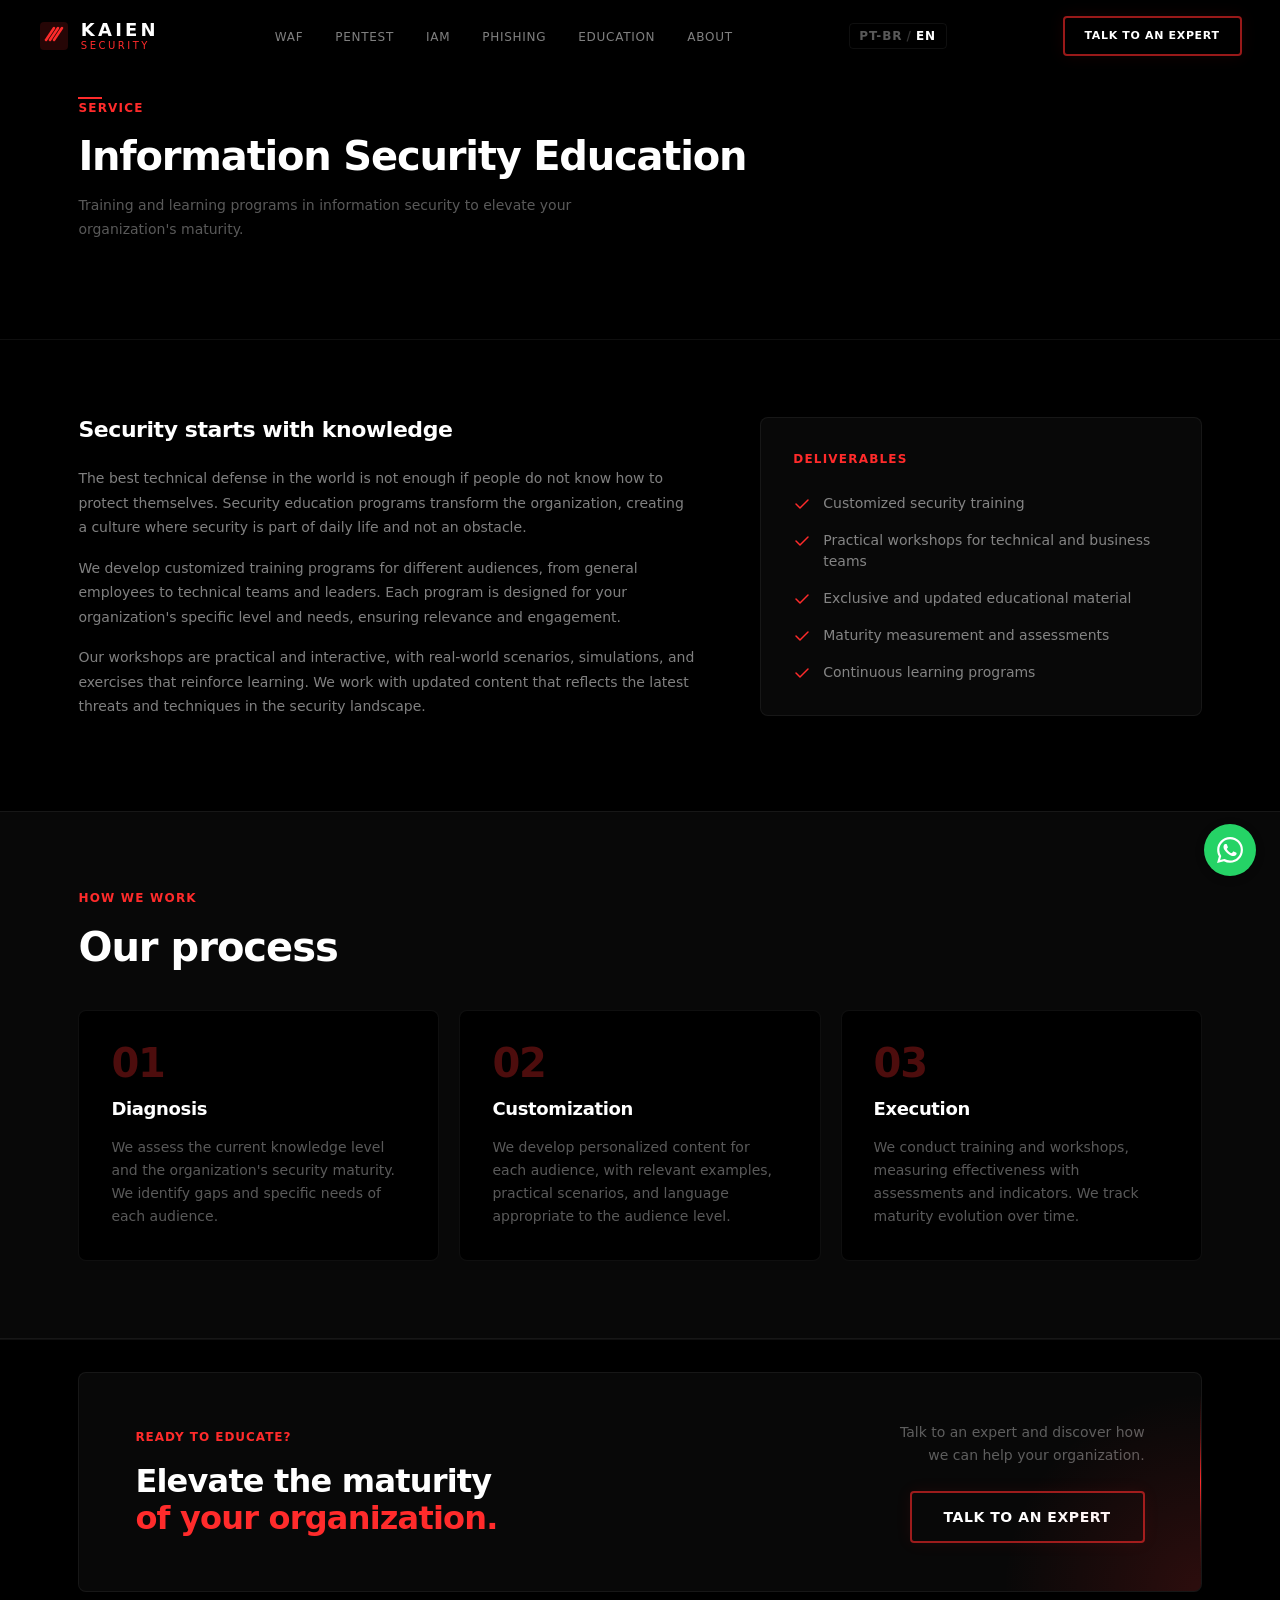
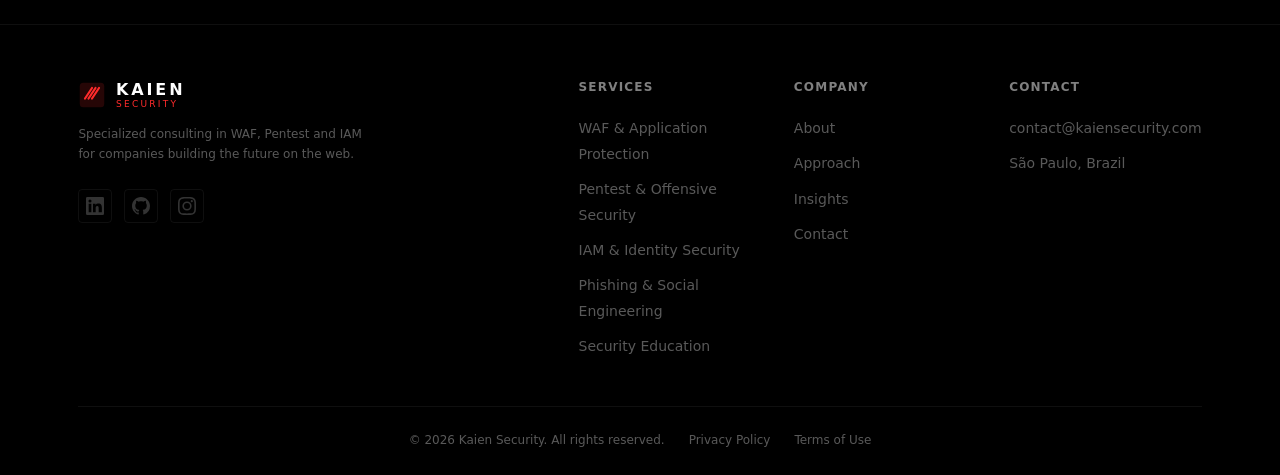
<file: Projeto Teste/educacao.html>
<!DOCTYPE html>
<html lang="pt-BR" dir="ltr">
<head>
    <meta charset="utf-8">
    <meta name="viewport" content="width=device-width, initial-scale=1.0">
    <meta http-equiv="X-UA-Compatible" content="IE=edge">

    <title>Educação em Segurança da Informação — Kaien Security</title>
    <meta name="description" content="Programas de treinamento e aprendizado em segurança da informação para elevar a maturidade da sua organização.">

    <link rel="canonical" href="https://kaiensecurity.com/">

    <meta property="og:type" content="website">
    <meta property="og:title" content="Kaien Security — Consultoria em Segurança de Aplicações">
    <meta property="og:description" content="Proteção estratégica para aplicações que movem negócios. WAF, Pentest, IAM e AppSec.">
    <meta property="og:url" content="https://kaiensecurity.com/">
    <meta property="og:site_name" content="Kaien Security">
    <meta property="og:locale" content="pt_BR">
    <meta property="og:image" content="https://kaiensecurity.com/og-image.png">
    <meta property="og:image:width" content="1200">
    <meta property="og:image:height" content="630">
    <meta property="og:image:alt" content="Kaien Security — Proteção estratégica">

    <meta name="twitter:card" content="summary_large_image">
    <meta name="twitter:title" content="Kaien Security — Consultoria em Segurança de Aplicações">
    <meta name="twitter:description" content="Proteção estratégica para aplicações que movem negócios.">
    <meta name="twitter:image" content="https://kaiensecurity.com/og-image.png">

    <link rel="preconnect" href="https://fonts.googleapis.com">
    <link rel="preconnect" href="https://fonts.gstatic.com" crossorigin>
    <link rel="preload" as="style" href="https://fonts.googleapis.com/css2?family=Inter:wght@300;400;500;600;700;800&display=swap">
    <link rel="stylesheet" href="https://fonts.googleapis.com/css2?family=Inter:wght@300;400;500;600;700;800&display=swap">

    <link rel="icon" href="data:image/svg+xml,<svg xmlns='http://www.w3.org/2000/svg' viewBox='0 0 100 100'><text y='.9em' font-size='90'>K</text></svg>">

    <link rel="stylesheet" href="css/style.css">

    <meta http-equiv="Content-Security-Policy"
          content="default-src 'self';
                   script-src 'self' 'nonce-kaien2024';
                   style-src 'self' https://fonts.googleapis.com 'unsafe-inline';
                   font-src https://fonts.gstatic.com;
                   img-src 'self' data: svg;
                   connect-src 'self';
                   frame-ancestors 'none';
                   base-uri 'self';
                   form-action 'self';">

    <meta http-equiv="X-Frame-Options" content="DENY">
    <meta name="theme-color" content="#000000">

    <script type="application/ld+json">
    {
        "@context": "https://schema.org",
        "@type": "Organization",
        "name": "Kaien Security",
        "url": "https://kaiensecurity.com",
        "description": "Consultoria especializada em WAF, Pentest e IAM para empresas que constroem o futuro na web.",
        "address": {
            "@type": "PostalAddress",
            "addressLocality": "São Paulo",
            "addressCountry": "BR"
        },
        "contactPoint": {
            "@type": "ContactPoint",
            "contactType": "sales",
            "email": "contact@kaiensecurity.com"
        },
        "sameAs": [
            "https://linkedin.com/company/kaiensecurity",
            "https://github.com/kaiensecurity",
            "https://instagram.com/kaiensecurity"
        ]
    }
    </script>
</head>

<body>
    <a class="skip-link" href="#main-content" data-i18n="skip_link">Pular para o conteúdo principal</a>

    <header class="site-header" role="banner">
        <nav class="navbar" aria-label="Navegação principal">
            <a href="index.html" class="navbar__logo" aria-label="Kaien Security — Início">
                <svg class="navbar__logo-icon" width="32" height="32" viewBox="0 0 32 32" fill="none" aria-hidden="true" xmlns="http://www.w3.org/2000/svg">
                    <rect x="2" y="2" width="28" height="28" rx="4" fill="#ff2b2b" opacity="0.15"/>
                    <path d="M8 20 L16 8" stroke="#ff2b2b" stroke-width="2.5" stroke-linecap="round"/>
                    <path d="M12 20 L20 8" stroke="#ff2b2b" stroke-width="2.5" stroke-linecap="round"/>
                    <path d="M16 20 L24 8" stroke="#ff2b2b" stroke-width="2.5" stroke-linecap="round"/>
                </svg>
                <div class="navbar__logo-wordmark">
                    <span class="navbar__logo-text">KAIEN</span>
                    <span class="navbar__logo-sub">SECURITY</span>
                </div>
            </a>

            <ul class="navbar__links" role="list">
                <li><a href="waf.html" data-i18n="nav_waf">WAF</a></li>
                <li><a href="pentest.html" data-i18n="nav_pentest">Pentest</a></li>
                <li><a href="iam.html" data-i18n="nav_iam">IAM</a></li>
                <li><a href="phishing.html" data-i18n="nav_phishing">Phishing</a></li>
                <li><a href="educacao.html" class="is-active" data-i18n="nav_educacao">Educação</a></li>
                <li><a href="sobre.html" data-i18n="nav_sobre">Sobre</a></li>
            </ul>

            <button class="lang-toggle" id="lang-toggle" aria-label="Alterar idioma">
                <span class="lang-toggle__pt active">PT-BR</span>
                <span class="lang-toggle__divider">/</span>
                <span class="lang-toggle__en">EN</span>
            </button>

            <a href="#contato" class="btn btn--primary navbar__cta" data-i18n="cta_talk">
                Falar com um especialista
                <svg width="14" height="14" viewBox="0 0 14 14" fill="none" aria-hidden="true"><path d="M1 7h12M8 2l5 5-5 5" stroke="currentColor" stroke-width="1.5" stroke-linecap="round"/></svg>
            </a>

            <button class="navbar__toggle" aria-label="Abrir menu" aria-expanded="false" aria-controls="mobile-menu">
                <span class="navbar__toggle-icon" aria-hidden="true"></span>
            </button>
        </nav>
    </header>

    <div class="mobile-menu" id="mobile-menu" role="dialog" aria-label="Navegação mobile">
        <ul role="list">
            <li><a href="index.html#servicos" data-i18n="nav_servicos">Serviços</a></li>
            <li><a href="sobre.html" data-i18n="nav_sobre">Sobre</a></li>
            <li><a href="index.html#abordagem" data-i18n="nav_abordagem">Abordagem</a></li>
            <li><a href="index.html#insights" data-i18n="nav_insights">Insights</a></li>
            <li><a href="index.html#contato" data-i18n="nav_contato">Contato</a></li>
            <li><a href="index.html#contato" class="btn btn--primary" data-i18n="cta_talk">Falar com um especialista</a></li>
        </ul>
    </div>


    <main id="main-content">
        <section class="service-page-header">
            <div class="service-page-header__inner">
                <p class="section__label"><span class="hero__tagline-line" aria-hidden="true"></span><span data-i18n="svc_label">Serviço</span></p>
                <h1 data-i18n="educacao_h1">Educação em Segurança da Informação</h1>
                <p class="service-page-header__desc" data-i18n="educacao_desc">Programas de treinamento e aprendizado em segurança da informação para elevar a maturidade da sua organização.</p>
            </div>
        </section>
        <section class="service-content">
            <div class="service-content__inner">
                <div class="service-content__text">
                    <h3 data-i18n="educacao_h3">Segurança começa com conhecimento</h3>
                    <p data-i18n="educacao_p1">A melhor defesa técnica do mundo não é suficiente se as pessoas não sabem como se proteger. Programas de educação em segurança transformam a organização, criando uma cultura onde a segurança é parte do dia a dia e não um obstáculo.</p>
                    <p data-i18n="educacao_p2">Desenvolvemos programas de treinamento customizados para diferentes públicos, desde colaboradores gerais até equipes técnicas e líderes. Cada programa é desenhado para o nível e as necessidades específicas da sua organização, garantindo relevância e engajamento.</p>
                    <p data-i18n="educacao_p3">Nossos workshops são práticos e interativos, com cenários do mundo real, simulações e exercícios que reforçam o aprendizado. Trabalhamos com conteúdos atualizados que refletem as ameaças e técnicas mais recentes do cenário de segurança.</p>
                </div>
                <div class="service-content__deliverables">
                    <div class="service-deliverables">
                        <span class="service-deliverables__title" data-i18n="deliverables_title">Entregáveis</span>
                        <div class="deliverable-item"><svg width="18" height="18" viewBox="0 0 18 18" fill="none"><path d="M3 9l4 4 8-8" stroke="currentColor" stroke-width="1.5" stroke-linecap="round" stroke-linejoin="round"/></svg><span data-i18n="educacao_del1">Treinamentos customizados em segurança</span></div>
                        <div class="deliverable-item"><svg width="18" height="18" viewBox="0 0 18 18" fill="none"><path d="M3 9l4 4 8-8" stroke="currentColor" stroke-width="1.5" stroke-linecap="round" stroke-linejoin="round"/></svg><span data-i18n="educacao_del2">Workshops práticos para equipes técnicas e de negócio</span></div>
                        <div class="deliverable-item"><svg width="18" height="18" viewBox="0 0 18 18" fill="none"><path d="M3 9l4 4 8-8" stroke="currentColor" stroke-width="1.5" stroke-linecap="round" stroke-linejoin="round"/></svg><span data-i18n="educacao_del3">Material didático exclusivo e atualizado</span></div>
                        <div class="deliverable-item"><svg width="18" height="18" viewBox="0 0 18 18" fill="none"><path d="M3 9l4 4 8-8" stroke="currentColor" stroke-width="1.5" stroke-linecap="round" stroke-linejoin="round"/></svg><span data-i18n="educacao_del4">Mensuração de maturidade e avaliações</span></div>
                        <div class="deliverable-item"><svg width="18" height="18" viewBox="0 0 18 18" fill="none"><path d="M3 9l4 4 8-8" stroke="currentColor" stroke-width="1.5" stroke-linecap="round" stroke-linejoin="round"/></svg><span data-i18n="educacao_del5">Programas de aprendizado contínuo</span></div>
                    </div>
                </div>
            </div>
        </section>
        <section class="service-process">
            <div class="service-process__title">
                <p class="section__label" data-i18n="process_label">Como trabalhamos</p>
                <h2 data-i18n="process_title">Nosso processo</h2>
            </div>
            <div class="service-process__steps">
                <div class="process-step"><div class="process-step__number">01</div><h3 class="process-step__title" data-i18n="educacao_proc1_title">Diagnóstico</h3><p class="process-step__text" data-i18n="educacao_proc1_text">Avaliamos o nível atual de conhecimento e a maturidade da organização em segurança. Identificamos lacunas e necessidades específicas de cada público.</p></div>
                <div class="process-step"><div class="process-step__number">02</div><h3 class="process-step__title" data-i18n="educacao_proc2_title">Customização</h3><p class="process-step__text" data-i18n="educacao_proc2_text">Desenvolvemos conteúdo personalizado para cada público, com exemplos relevantes, cenários práticos e linguagem adequada ao nível da audiência.</p></div>
                <div class="process-step"><div class="process-step__number">03</div><h3 class="process-step__title" data-i18n="educacao_proc3_title">Execução</h3><p class="process-step__text" data-i18n="educacao_proc3_text">Realizamos os treinamentos e workshops, medindo a eficácia com avaliações e indicadores. Acompanhamos a evolução da maturidade ao longo do tempo.</p></div>
            </div>
        </section>
        <section id="contato" class="cta section">
            <div class="container">
                <div class="cta__inner reveal">
                    <div class="cta__left">
                        <p class="cta__label" data-i18n="educacao_cta_label">Pronto para educar?</p>
                        <h2 class="cta__title" data-i18n="educacao_cta_title">Eleve a maturidade<br><span class="text-accent">da sua organização.</span></h2>
                    </div>
                    <div class="cta__right">
                        <p class="cta__text" data-i18n="educacao_cta_text">Fale com um especialista e descubra como<br>podemos ajudar sua organização.</p>
                        <a href="contato.html" class="btn btn--primary btn--cta" data-i18n="cta_talk">Falar com um especialista<svg width="14" height="14" viewBox="0 0 14 14" fill="none" aria-hidden="true"><path d="M1 7h12M8 2l5 5-5 5" stroke="currentColor" stroke-width="1.5" stroke-linecap="round"/></svg></a>
                    </div>
                </div>
            </div>
        </section>
    </main>

    <footer class="site-footer" role="contentinfo">
        <div class="container">
            <div class="site-footer__inner">
                <div class="site-footer__brand">
                    <a href="index.html" class="site-footer__logo" aria-label="Kaien Security — Início">
                        <svg class="site-footer__logo-icon" width="28" height="28" viewBox="0 0 32 32" fill="none" aria-hidden="true" xmlns="http://www.w3.org/2000/svg">
                            <rect x="2" y="2" width="28" height="28" rx="4" fill="#ff2b2b" opacity="0.15"/>
                            <path d="M8 20 L16 8" stroke="#ff2b2b" stroke-width="2.5" stroke-linecap="round"/>
                            <path d="M12 20 L20 8" stroke="#ff2b2b" stroke-width="2.5" stroke-linecap="round"/>
                            <path d="M16 20 L24 8" stroke="#ff2b2b" stroke-width="2.5" stroke-linecap="round"/>
                        </svg>
                        <div class="site-footer__logo-wordmark">
                            <span class="site-footer__logo-text">KAIEN</span>
                            <span class="site-footer__logo-sub">SECURITY</span>
                        </div>
                    </a>
                    <p class="site-footer__description" data-i18n="footer_desc">
                        Consultoria especializada em WAF, Pentest e IAM para empresas que constroem o futuro na web.
                    </p>
                    <div class="site-footer__social" role="list" aria-label="Redes sociais">
                        <a href="https://linkedin.com/company/kaiensecurity" rel="noopener noreferrer" target="_blank" aria-label="LinkedIn" role="listitem">
                            <svg width="18" height="18" viewBox="0 0 24 24" fill="currentColor" aria-hidden="true"><path d="M20.45 20.45h-3.56v-5.57c0-1.33-.02-3.04-1.85-3.04-1.85 0-2.14 1.45-2.14 2.94v5.67H9.34V9h3.41v1.56h.05a3.83 3.83 0 013.69-1.85c3.94 0 4.67 2.6 4.67 6v5.74zM5.34 7.43a2.06 2.06 0 11-.01-4.13 2.06 2.06 0 01.01 4.13zM7.12 20.45H3.56V9h3.56v11.45zM22.22 0H1.77A1.75 1.75 0 000 1.73v20.54A1.75 1.75 0 001.77 24h20.45A1.75 1.75 0 0024 22.27V1.73A1.75 1.75 0 0022.22 0z"/></svg>
                        </a>
                        <a href="https://github.com/kaiensecurity" rel="noopener noreferrer" target="_blank" aria-label="GitHub" role="listitem">
                            <svg width="18" height="18" viewBox="0 0 24 24" fill="currentColor" aria-hidden="true"><path d="M12 0C5.37 0 0 5.37 0 12c0 5.31 3.435 9.795 8.205 11.385.6.105.825-.255.825-.57 0-.285-.015-1.23-.015-2.235-3.015.555-3.795-.735-4.035-1.41-.135-.345-.72-1.41-1.23-1.695-.42-.225-1.02-.78-.015-.795.945-.015 1.62.87 1.845 1.23 1.08 1.815 2.805 1.305 3.495.99.105-.78.42-1.305.765-1.605-2.67-.3-5.46-1.335-5.46-5.925 0-1.305.465-2.385 1.23-3.225-.12-.3-.54-1.53.12-3.18 0 0 1.005-.315 3.3 1.23.96-.27 1.98-.405 3-.405s2.04.135 3 .405c2.295-1.56 3.3-1.23 3.3-1.23.66 1.65.24 2.88.12 3.18.765.84 1.23 1.905 1.23 3.225 0 4.605-2.805 5.625-5.475 5.925.435.375.81 1.095.81 2.22 0 1.605-.015 2.895-.015 3.3 0 .315.225.69.825.57A12.02 12.02 0 0024 12c0-6.63-5.37-12-12-12z"/></svg>
                        </a>
                        <a href="https://instagram.com/kaiensecurity" rel="noopener noreferrer" target="_blank" aria-label="Instagram" role="listitem">
                            <svg width="18" height="18" viewBox="0 0 24 24" fill="currentColor" aria-hidden="true"><path d="M12 2.163c3.204 0 3.584.012 4.85.07 3.252.148 4.771 1.691 4.919 4.919.058 1.265.069 1.645.069 4.849 0 3.205-.012 3.584-.069 4.849-.149 3.225-1.664 4.771-4.919 4.919-1.266.058-1.644.07-4.85.07-3.204 0-3.584-.012-4.849-.07-3.26-.149-4.771-1.699-4.919-4.92-.058-1.265-.07-1.644-.07-4.849 0-3.204.013-3.583.07-4.849.149-3.227 1.664-4.771 4.919-4.919 1.266-.057 1.645-.069 4.849-.069zM12 0C8.741 0 8.333.014 7.053.072 2.695.272.273 2.69.073 7.052.014 8.333 0 8.741 0 12c0 3.259.014 3.668.072 4.948.2 4.358 2.618 6.78 6.98 6.98C8.333 23.986 8.741 24 12 24c3.259 0 3.668-.014 4.948-.072 4.354-.2 6.782-2.618 6.979-6.98.059-1.28.073-1.689.073-4.948 0-3.259-.014-3.667-.072-4.947-.196-4.354-2.617-6.78-6.979-6.98C15.668.014 15.259 0 12 0zm0 5.838a6.162 6.162 0 100 12.324 6.162 6.162 0 000-12.324zM12 16a4 4 0 110-8 4 4 0 010 8zm6.406-11.845a1.44 1.44 0 100 2.881 1.44 1.44 0 000-2.881z"/></svg>
                        </a>
                    </div>
                </div>

                <div class="site-footer__nav">
                    <div class="site-footer__column">
                        <h4 data-i18n="footer_servicos">Serviços</h4>
                        <ul role="list">
                            <li><a href="waf.html" data-i18n="footer_svc1">WAF & Proteção de Aplicações</a></li>
                            <li><a href="pentest.html" data-i18n="footer_svc2">Pentest & Offensive Security</a></li>
                            <li><a href="iam.html" data-i18n="footer_svc3">IAM & Segurança de Identidades</a></li>
                            <li><a href="phishing.html" data-i18n="footer_svc4">Phishing & Engenharia Social</a></li>
                            <li><a href="educacao.html" data-i18n="footer_svc5">Educação em Segurança</a></li>
                        </ul>
                    </div>
                    <div class="site-footer__column">
                        <h4 data-i18n="footer_empresa">Empresa</h4>
                        <ul role="list">
                            <li><a href="sobre.html" data-i18n="nav_sobre">Sobre</a></li>
                            <li><a href="#abordagem" data-i18n="nav_abordagem">Abordagem</a></li>
                            <li><a href="#insights" data-i18n="nav_insights">Insights</a></li>
                            <li><a href="#contato" data-i18n="nav_contato">Contato</a></li>
                        </ul>
                    </div>
                    <div class="site-footer__column">
                        <h4 data-i18n="footer_contato">Contato</h4>
                        <ul role="list">
                            <li><a href="mailto:contact@kaiensecurity.com">contact@kaiensecurity.com</a></li>
                            <li><span data-i18n="footer_location">São Paulo, Brasil</span></li>
                        </ul>
                    </div>
                </div>
            </div>

            <div class="site-footer__bottom">
                <p data-i18n="footer_rights">&copy; 2026 Kaien Security. Todos os direitos reservados.</p>
                <div class="site-footer__legal">
                    <a href="/privacy" data-i18n="footer_privacy">Política de Privacidade</a>
                    <a href="/terms" data-i18n="footer_terms">Termos de Uso</a>
                </div>
            </div>
        </div>
    </footer>

    <script nonce="kaien2024" src="js/main.js"></script>
    <script nonce="kaien2024" src="js/i18n.js"></script>

    <!-- WhatsApp floating button -->
    <a href="https://wa.me/5511943952017?text=Ol%C3%A1%2C%20gostaria%20de%20falar%20com%20um%20especialista%20da%20Kaien%20Security."
       class="whatsapp-float"
       target="_blank"
       rel="noopener noreferrer"
       aria-label="Fale conosco pelo WhatsApp">
        <svg width="24" height="24" viewBox="0 0 24 24" fill="white" xmlns="http://www.w3.org/2000/svg" aria-hidden="true">
            <path d="M17.472 14.382c-.297-.149-1.758-.867-2.03-.967-.273-.099-.471-.148-.67.15-.197.297-.767.966-.94 1.164-.173.199-.347.223-.644.075-.297-.15-1.255-.463-2.39-1.475-.883-.788-1.48-1.761-1.653-2.059-.173-.297-.018-.458.13-.606.134-.133.298-.347.446-.52.149-.174.198-.298.298-.497.099-.198.05-.371-.025-.52-.075-.149-.669-1.612-.916-2.207-.242-.579-.487-.5-.669-.51-.173-.008-.371-.01-.57-.01-.198 0-.52.074-.792.372-.272.297-1.04 1.016-1.04 2.479 0 1.462 1.065 2.875 1.213 3.074.149.198 2.096 3.2 5.077 4.487.709.306 1.262.489 1.694.625.712.227 1.36.195 1.871.118.571-.085 1.758-.719 2.006-1.413.248-.694.248-1.289.173-1.413-.074-.124-.272-.198-.57-.347m-5.421 7.403h-.004a9.87 9.87 0 01-5.031-1.378l-.361-.214-3.741.982.998-3.648-.235-.374a9.86 9.86 0 01-1.51-5.26c.001-5.45 4.436-9.884 9.888-9.884 2.64 0 5.122 1.03 6.988 2.898a9.825 9.825 0 012.893 6.994c-.003 5.45-4.437 9.884-9.885 9.884m8.413-18.297A11.815 11.815 0 0012.05 0C5.495 0 .16 5.335.157 11.892c0 2.096.547 4.142 1.588 5.945L.057 24l6.305-1.654a11.882 11.882 0 005.683 1.448h.005c6.554 0 11.89-5.335 11.893-11.893a11.821 11.821 0 00-3.48-8.413z"/>
        </svg>
        <span class="whatsapp-float__label" data-i18n="whatsapp_float">Falar com especialista</span>
    </a>
</body>
</html>
</file>
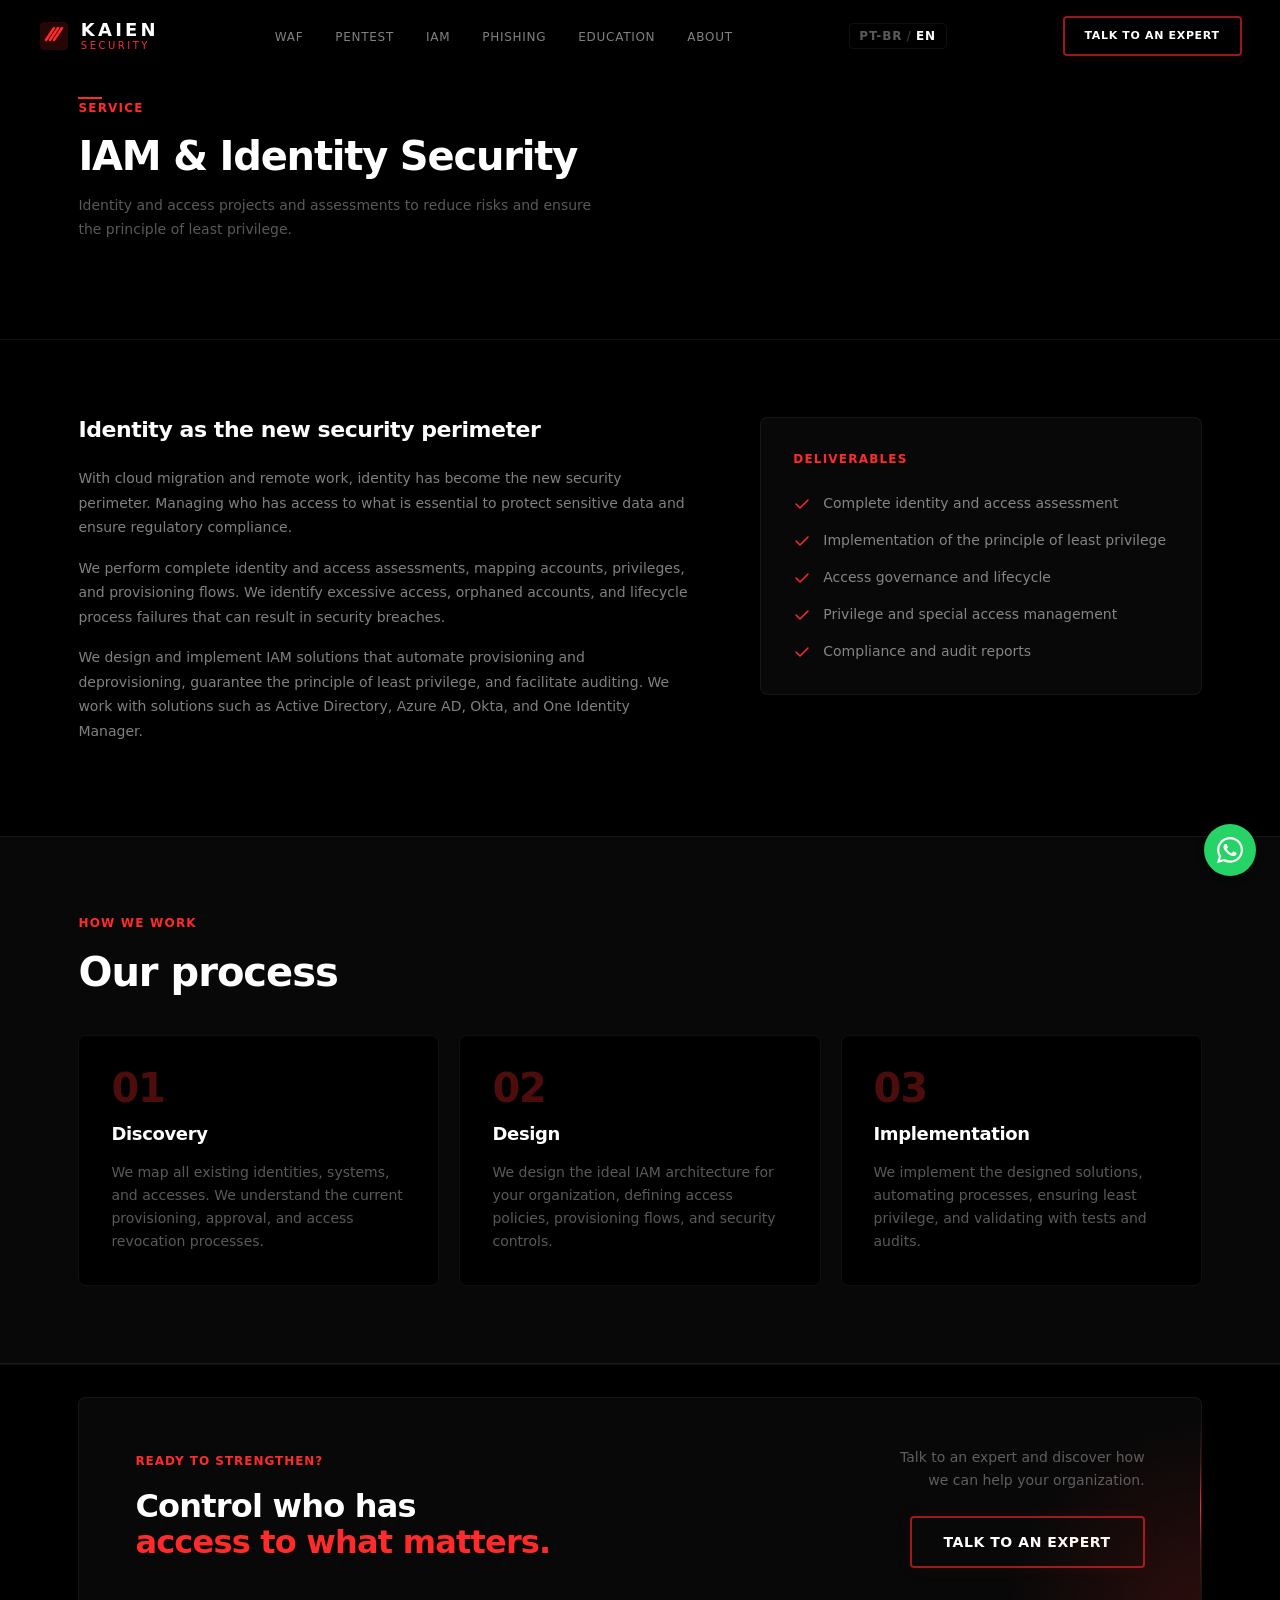
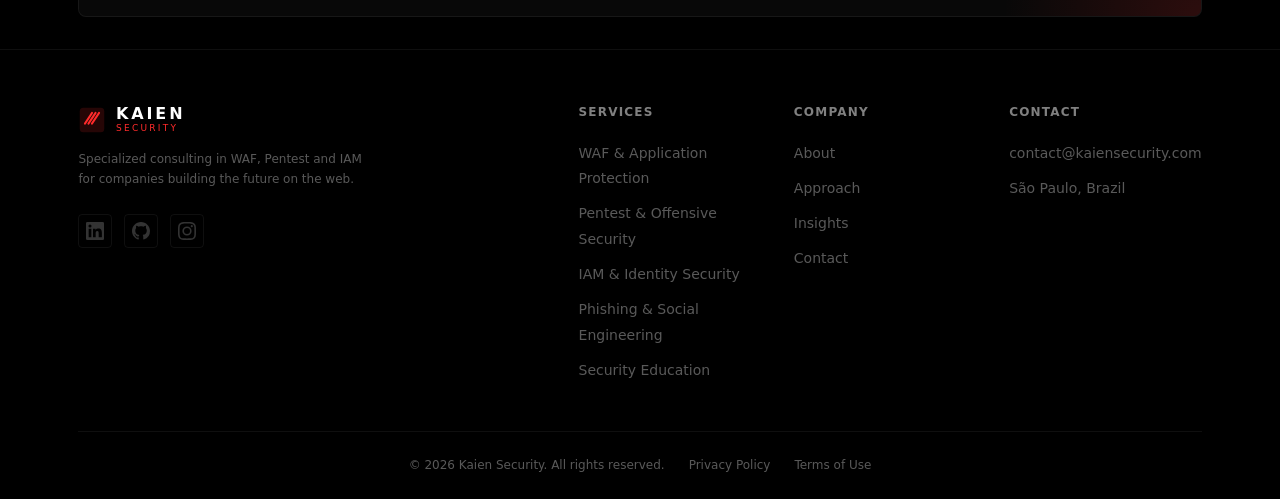
<file: Projeto Teste/iam.html>
<!DOCTYPE html>
<html lang="pt-BR" dir="ltr">
<head>
    <meta charset="utf-8">
    <meta name="viewport" content="width=device-width, initial-scale=1.0">
    <meta http-equiv="X-UA-Compatible" content="IE=edge">

    <title>IAM &amp; Segurança de Identidades — Kaien Security</title>
    <meta name="description" content="Projetos e avaliações de identidade e acesso para reduzir riscos e garantir o princípio do menor privilégio.">

    <link rel="canonical" href="https://kaiensecurity.com/">

    <meta property="og:type" content="website">
    <meta property="og:title" content="Kaien Security — Consultoria em Segurança de Aplicações">
    <meta property="og:description" content="Proteção estratégica para aplicações que movem negócios. WAF, Pentest, IAM e AppSec.">
    <meta property="og:url" content="https://kaiensecurity.com/">
    <meta property="og:site_name" content="Kaien Security">
    <meta property="og:locale" content="pt_BR">
    <meta property="og:image" content="https://kaiensecurity.com/og-image.png">
    <meta property="og:image:width" content="1200">
    <meta property="og:image:height" content="630">
    <meta property="og:image:alt" content="Kaien Security — Proteção estratégica">

    <meta name="twitter:card" content="summary_large_image">
    <meta name="twitter:title" content="Kaien Security — Consultoria em Segurança de Aplicações">
    <meta name="twitter:description" content="Proteção estratégica para aplicações que movem negócios.">
    <meta name="twitter:image" content="https://kaiensecurity.com/og-image.png">

    <link rel="preconnect" href="https://fonts.googleapis.com">
    <link rel="preconnect" href="https://fonts.gstatic.com" crossorigin>
    <link rel="preload" as="style" href="https://fonts.googleapis.com/css2?family=Inter:wght@300;400;500;600;700;800&display=swap">
    <link rel="stylesheet" href="https://fonts.googleapis.com/css2?family=Inter:wght@300;400;500;600;700;800&display=swap">

    <link rel="icon" href="data:image/svg+xml,<svg xmlns='http://www.w3.org/2000/svg' viewBox='0 0 100 100'><text y='.9em' font-size='90'>K</text></svg>">

    <link rel="stylesheet" href="css/style.css">

    <meta http-equiv="Content-Security-Policy"
          content="default-src 'self';
                   script-src 'self' 'nonce-kaien2024';
                   style-src 'self' https://fonts.googleapis.com 'unsafe-inline';
                   font-src https://fonts.gstatic.com;
                   img-src 'self' data: svg;
                   connect-src 'self';
                   frame-ancestors 'none';
                   base-uri 'self';
                   form-action 'self';">

    <meta http-equiv="X-Frame-Options" content="DENY">
    <meta name="theme-color" content="#000000">

    <script type="application/ld+json">
    {
        "@context": "https://schema.org",
        "@type": "Organization",
        "name": "Kaien Security",
        "url": "https://kaiensecurity.com",
        "description": "Consultoria especializada em WAF, Pentest e IAM para empresas que constroem o futuro na web.",
        "address": {
            "@type": "PostalAddress",
            "addressLocality": "São Paulo",
            "addressCountry": "BR"
        },
        "contactPoint": {
            "@type": "ContactPoint",
            "contactType": "sales",
            "email": "contact@kaiensecurity.com"
        },
        "sameAs": [
            "https://linkedin.com/company/kaiensecurity",
            "https://github.com/kaiensecurity",
            "https://instagram.com/kaiensecurity"
        ]
    }
    </script>
</head>

<body>
    <a class="skip-link" href="#main-content" data-i18n="skip_link">Pular para o conteúdo principal</a>

    <header class="site-header" role="banner">
        <nav class="navbar" aria-label="Navegação principal">
            <a href="index.html" class="navbar__logo" aria-label="Kaien Security — Início">
                <svg class="navbar__logo-icon" width="32" height="32" viewBox="0 0 32 32" fill="none" aria-hidden="true" xmlns="http://www.w3.org/2000/svg">
                    <rect x="2" y="2" width="28" height="28" rx="4" fill="#ff2b2b" opacity="0.15"/>
                    <path d="M8 20 L16 8" stroke="#ff2b2b" stroke-width="2.5" stroke-linecap="round"/>
                    <path d="M12 20 L20 8" stroke="#ff2b2b" stroke-width="2.5" stroke-linecap="round"/>
                    <path d="M16 20 L24 8" stroke="#ff2b2b" stroke-width="2.5" stroke-linecap="round"/>
                </svg>
                <div class="navbar__logo-wordmark">
                    <span class="navbar__logo-text">KAIEN</span>
                    <span class="navbar__logo-sub">SECURITY</span>
                </div>
            </a>

            <ul class="navbar__links" role="list">
                <li><a href="waf.html" data-i18n="nav_waf">WAF</a></li>
                <li><a href="pentest.html" data-i18n="nav_pentest">Pentest</a></li>
                <li><a href="iam.html" class="is-active" data-i18n="nav_iam">IAM</a></li>
                <li><a href="phishing.html" data-i18n="nav_phishing">Phishing</a></li>
                <li><a href="educacao.html" data-i18n="nav_educacao">Educação</a></li>
                <li><a href="sobre.html" data-i18n="nav_sobre">Sobre</a></li>
            </ul>

            <button class="lang-toggle" id="lang-toggle" aria-label="Alterar idioma">
                <span class="lang-toggle__pt active">PT-BR</span>
                <span class="lang-toggle__divider">/</span>
                <span class="lang-toggle__en">EN</span>
            </button>

            <a href="#contato" class="btn btn--primary navbar__cta" data-i18n="cta_talk">
                Falar com um especialista
                <svg width="14" height="14" viewBox="0 0 14 14" fill="none" aria-hidden="true"><path d="M1 7h12M8 2l5 5-5 5" stroke="currentColor" stroke-width="1.5" stroke-linecap="round"/></svg>
            </a>

            <button class="navbar__toggle" aria-label="Abrir menu" aria-expanded="false" aria-controls="mobile-menu">
                <span class="navbar__toggle-icon" aria-hidden="true"></span>
            </button>
        </nav>
    </header>

    <div class="mobile-menu" id="mobile-menu" role="dialog" aria-label="Navegação mobile">
        <ul role="list">
            <li><a href="index.html#servicos" data-i18n="nav_servicos">Serviços</a></li>
            <li><a href="sobre.html" data-i18n="nav_sobre">Sobre</a></li>
            <li><a href="index.html#abordagem" data-i18n="nav_abordagem">Abordagem</a></li>
            <li><a href="index.html#insights" data-i18n="nav_insights">Insights</a></li>
            <li><a href="index.html#contato" data-i18n="nav_contato">Contato</a></li>
            <li><a href="index.html#contato" class="btn btn--primary" data-i18n="cta_talk">Falar com um especialista</a></li>
        </ul>
    </div>


    <main id="main-content">
        <section class="service-page-header">
            <div class="service-page-header__inner">
                <p class="section__label"><span class="hero__tagline-line" aria-hidden="true"></span><span data-i18n="svc_label">Serviço</span></p>
                <h1 data-i18n="iam_h1">IAM &amp; Segurança de Identidades</h1>
                <p class="service-page-header__desc" data-i18n="iam_desc">Projetos e avaliações de identidade e acesso para reduzir riscos e garantir o princípio do menor privilégio.</p>
            </div>
        </section>
        <section class="service-content">
            <div class="service-content__inner">
                <div class="service-content__text">
                    <h3 data-i18n="iam_h3">Identidade como novo perímetro de segurança</h3>
                    <p data-i18n="iam_p1">Com a migração para nuvem e o trabalho remoto, a identidade se tornou o novo perímetro de segurança. Gerenciar quem tem acesso a o quê é essencial para proteger dados sensíveis e garantir conformidade regulatória.</p>
                    <p data-i18n="iam_p2">Realizamos avaliações completas de identidade e acesso, mapeando contas, privilégios e fluxos de aprovisionamento. Identificamos acessos excessivos, contas órfãs e falhas nos processos de lifecycle que podem resultar em brechas de segurança.</p>
                    <p data-i18n="iam_p3">Projetamos e implementamos soluções de IAM que automatizam o provisioning e deprovisionamento, garantem o princípio do menor privilégio e facilitam a auditoria. Trabalhamos com soluções como Active Directory, Azure AD, Okta e One Identity Manager.</p>
                </div>
                <div class="service-content__deliverables">
                    <div class="service-deliverables">
                        <span class="service-deliverables__title" data-i18n="deliverables_title">Entregáveis</span>
                        <div class="deliverable-item"><svg width="18" height="18" viewBox="0 0 18 18" fill="none"><path d="M3 9l4 4 8-8" stroke="currentColor" stroke-width="1.5" stroke-linecap="round" stroke-linejoin="round"/></svg><span data-i18n="iam_del1">Avaliação completa de identidade e acesso</span></div>
                        <div class="deliverable-item"><svg width="18" height="18" viewBox="0 0 18 18" fill="none"><path d="M3 9l4 4 8-8" stroke="currentColor" stroke-width="1.5" stroke-linecap="round" stroke-linejoin="round"/></svg><span data-i18n="iam_del2">Implementação do princípio do menor privilégio</span></div>
                        <div class="deliverable-item"><svg width="18" height="18" viewBox="0 0 18 18" fill="none"><path d="M3 9l4 4 8-8" stroke="currentColor" stroke-width="1.5" stroke-linecap="round" stroke-linejoin="round"/></svg><span data-i18n="iam_del3">Governança de acessos e lifecycle</span></div>
                        <div class="deliverable-item"><svg width="18" height="18" viewBox="0 0 18 18" fill="none"><path d="M3 9l4 4 8-8" stroke="currentColor" stroke-width="1.5" stroke-linecap="round" stroke-linejoin="round"/></svg><span data-i18n="iam_del4">Gestão de privilégios e acessos especiais</span></div>
                        <div class="deliverable-item"><svg width="18" height="18" viewBox="0 0 18 18" fill="none"><path d="M3 9l4 4 8-8" stroke="currentColor" stroke-width="1.5" stroke-linecap="round" stroke-linejoin="round"/></svg><span data-i18n="iam_del5">Relatórios de conformidade e auditoria</span></div>
                    </div>
                </div>
            </div>
        </section>
        <section class="service-process">
            <div class="service-process__title">
                <p class="section__label" data-i18n="process_label">Como trabalhamos</p>
                <h2 data-i18n="process_title">Nosso processo</h2>
            </div>
            <div class="service-process__steps">
                <div class="process-step"><div class="process-step__number">01</div><h3 class="process-step__title" data-i18n="iam_proc1_title">Levantamento</h3><p class="process-step__text" data-i18n="iam_proc1_text">Mapeamos todas as identidades, sistemas e acessos existentes. Entendemos os processos atuais de provisioning, aprovação e revogação de acessos.</p></div>
                <div class="process-step"><div class="process-step__number">02</div><h3 class="process-step__title" data-i18n="iam_proc2_title">Projeto</h3><p class="process-step__text" data-i18n="iam_proc2_text">Desenhamos a arquitetura de IAM ideal para sua organização, definindo políticas de acesso, fluxos de aprovisionamento e controles de segurança.</p></div>
                <div class="process-step"><div class="process-step__number">03</div><h3 class="process-step__title" data-i18n="iam_proc3_title">Implementação</h3><p class="process-step__text" data-i18n="iam_proc3_text">Implementamos as soluções projetadas, automatizando processos, garantindo o menor privilégio e validando com testes e auditorias.</p></div>
            </div>
        </section>
        <section id="contato" class="cta section">
            <div class="container">
                <div class="cta__inner reveal">
                    <div class="cta__left">
                        <p class="cta__label" data-i18n="iam_cta_label">Pronto para fortalecer?</p>
                        <h2 class="cta__title" data-i18n="iam_cta_title">Controle quem tem<br><span class="text-accent">acesso ao que importa.</span></h2>
                    </div>
                    <div class="cta__right">
                        <p class="cta__text" data-i18n="iam_cta_text">Fale com um especialista e descubra como<br>podemos ajudar sua organização.</p>
                        <a href="contato.html" class="btn btn--primary btn--cta" data-i18n="cta_talk">Falar com um especialista<svg width="14" height="14" viewBox="0 0 14 14" fill="none" aria-hidden="true"><path d="M1 7h12M8 2l5 5-5 5" stroke="currentColor" stroke-width="1.5" stroke-linecap="round"/></svg></a>
                    </div>
                </div>
            </div>
        </section>
    </main>

    <footer class="site-footer" role="contentinfo">
        <div class="container">
            <div class="site-footer__inner">
                <div class="site-footer__brand">
                    <a href="index.html" class="site-footer__logo" aria-label="Kaien Security — Início">
                        <svg class="site-footer__logo-icon" width="28" height="28" viewBox="0 0 32 32" fill="none" aria-hidden="true" xmlns="http://www.w3.org/2000/svg">
                            <rect x="2" y="2" width="28" height="28" rx="4" fill="#ff2b2b" opacity="0.15"/>
                            <path d="M8 20 L16 8" stroke="#ff2b2b" stroke-width="2.5" stroke-linecap="round"/>
                            <path d="M12 20 L20 8" stroke="#ff2b2b" stroke-width="2.5" stroke-linecap="round"/>
                            <path d="M16 20 L24 8" stroke="#ff2b2b" stroke-width="2.5" stroke-linecap="round"/>
                        </svg>
                        <div class="site-footer__logo-wordmark">
                            <span class="site-footer__logo-text">KAIEN</span>
                            <span class="site-footer__logo-sub">SECURITY</span>
                        </div>
                    </a>
                    <p class="site-footer__description" data-i18n="footer_desc">
                        Consultoria especializada em WAF, Pentest e IAM para empresas que constroem o futuro na web.
                    </p>
                    <div class="site-footer__social" role="list" aria-label="Redes sociais">
                        <a href="https://linkedin.com/company/kaiensecurity" rel="noopener noreferrer" target="_blank" aria-label="LinkedIn" role="listitem">
                            <svg width="18" height="18" viewBox="0 0 24 24" fill="currentColor" aria-hidden="true"><path d="M20.45 20.45h-3.56v-5.57c0-1.33-.02-3.04-1.85-3.04-1.85 0-2.14 1.45-2.14 2.94v5.67H9.34V9h3.41v1.56h.05a3.83 3.83 0 013.69-1.85c3.94 0 4.67 2.6 4.67 6v5.74zM5.34 7.43a2.06 2.06 0 11-.01-4.13 2.06 2.06 0 01.01 4.13zM7.12 20.45H3.56V9h3.56v11.45zM22.22 0H1.77A1.75 1.75 0 000 1.73v20.54A1.75 1.75 0 001.77 24h20.45A1.75 1.75 0 0024 22.27V1.73A1.75 1.75 0 0022.22 0z"/></svg>
                        </a>
                        <a href="https://github.com/kaiensecurity" rel="noopener noreferrer" target="_blank" aria-label="GitHub" role="listitem">
                            <svg width="18" height="18" viewBox="0 0 24 24" fill="currentColor" aria-hidden="true"><path d="M12 0C5.37 0 0 5.37 0 12c0 5.31 3.435 9.795 8.205 11.385.6.105.825-.255.825-.57 0-.285-.015-1.23-.015-2.235-3.015.555-3.795-.735-4.035-1.41-.135-.345-.72-1.41-1.23-1.695-.42-.225-1.02-.78-.015-.795.945-.015 1.62.87 1.845 1.23 1.08 1.815 2.805 1.305 3.495.99.105-.78.42-1.305.765-1.605-2.67-.3-5.46-1.335-5.46-5.925 0-1.305.465-2.385 1.23-3.225-.12-.3-.54-1.53.12-3.18 0 0 1.005-.315 3.3 1.23.96-.27 1.98-.405 3-.405s2.04.135 3 .405c2.295-1.56 3.3-1.23 3.3-1.23.66 1.65.24 2.88.12 3.18.765.84 1.23 1.905 1.23 3.225 0 4.605-2.805 5.625-5.475 5.925.435.375.81 1.095.81 2.22 0 1.605-.015 2.895-.015 3.3 0 .315.225.69.825.57A12.02 12.02 0 0024 12c0-6.63-5.37-12-12-12z"/></svg>
                        </a>
                        <a href="https://instagram.com/kaiensecurity" rel="noopener noreferrer" target="_blank" aria-label="Instagram" role="listitem">
                            <svg width="18" height="18" viewBox="0 0 24 24" fill="currentColor" aria-hidden="true"><path d="M12 2.163c3.204 0 3.584.012 4.85.07 3.252.148 4.771 1.691 4.919 4.919.058 1.265.069 1.645.069 4.849 0 3.205-.012 3.584-.069 4.849-.149 3.225-1.664 4.771-4.919 4.919-1.266.058-1.644.07-4.85.07-3.204 0-3.584-.012-4.849-.07-3.26-.149-4.771-1.699-4.919-4.92-.058-1.265-.07-1.644-.07-4.849 0-3.204.013-3.583.07-4.849.149-3.227 1.664-4.771 4.919-4.919 1.266-.057 1.645-.069 4.849-.069zM12 0C8.741 0 8.333.014 7.053.072 2.695.272.273 2.69.073 7.052.014 8.333 0 8.741 0 12c0 3.259.014 3.668.072 4.948.2 4.358 2.618 6.78 6.98 6.98C8.333 23.986 8.741 24 12 24c3.259 0 3.668-.014 4.948-.072 4.354-.2 6.782-2.618 6.979-6.98.059-1.28.073-1.689.073-4.948 0-3.259-.014-3.667-.072-4.947-.196-4.354-2.617-6.78-6.979-6.98C15.668.014 15.259 0 12 0zm0 5.838a6.162 6.162 0 100 12.324 6.162 6.162 0 000-12.324zM12 16a4 4 0 110-8 4 4 0 010 8zm6.406-11.845a1.44 1.44 0 100 2.881 1.44 1.44 0 000-2.881z"/></svg>
                        </a>
                    </div>
                </div>

                <div class="site-footer__nav">
                    <div class="site-footer__column">
                        <h4 data-i18n="footer_servicos">Serviços</h4>
                        <ul role="list">
                            <li><a href="waf.html" data-i18n="footer_svc1">WAF & Proteção de Aplicações</a></li>
                            <li><a href="pentest.html" data-i18n="footer_svc2">Pentest & Offensive Security</a></li>
                            <li><a href="iam.html" data-i18n="footer_svc3">IAM & Segurança de Identidades</a></li>
                            <li><a href="phishing.html" data-i18n="footer_svc4">Phishing & Engenharia Social</a></li>
                            <li><a href="educacao.html" data-i18n="footer_svc5">Educação em Segurança</a></li>
                        </ul>
                    </div>
                    <div class="site-footer__column">
                        <h4 data-i18n="footer_empresa">Empresa</h4>
                        <ul role="list">
                            <li><a href="sobre.html" data-i18n="nav_sobre">Sobre</a></li>
                            <li><a href="#abordagem" data-i18n="nav_abordagem">Abordagem</a></li>
                            <li><a href="#insights" data-i18n="nav_insights">Insights</a></li>
                            <li><a href="#contato" data-i18n="nav_contato">Contato</a></li>
                        </ul>
                    </div>
                    <div class="site-footer__column">
                        <h4 data-i18n="footer_contato">Contato</h4>
                        <ul role="list">
                            <li><a href="mailto:contact@kaiensecurity.com">contact@kaiensecurity.com</a></li>
                            <li><span data-i18n="footer_location">São Paulo, Brasil</span></li>
                        </ul>
                    </div>
                </div>
            </div>

            <div class="site-footer__bottom">
                <p data-i18n="footer_rights">&copy; 2026 Kaien Security. Todos os direitos reservados.</p>
                <div class="site-footer__legal">
                    <a href="/privacy" data-i18n="footer_privacy">Política de Privacidade</a>
                    <a href="/terms" data-i18n="footer_terms">Termos de Uso</a>
                </div>
            </div>
        </div>
    </footer>

    <script nonce="kaien2024" src="js/main.js"></script>
    <script nonce="kaien2024" src="js/i18n.js"></script>

    <!-- WhatsApp floating button -->
    <a href="https://wa.me/5511943952017?text=Ol%C3%A1%2C%20gostaria%20de%20falar%20com%20um%20especialista%20da%20Kaien%20Security."
       class="whatsapp-float"
       target="_blank"
       rel="noopener noreferrer"
       aria-label="Fale conosco pelo WhatsApp">
        <svg width="24" height="24" viewBox="0 0 24 24" fill="white" xmlns="http://www.w3.org/2000/svg" aria-hidden="true">
            <path d="M17.472 14.382c-.297-.149-1.758-.867-2.03-.967-.273-.099-.471-.148-.67.15-.197.297-.767.966-.94 1.164-.173.199-.347.223-.644.075-.297-.15-1.255-.463-2.39-1.475-.883-.788-1.48-1.761-1.653-2.059-.173-.297-.018-.458.13-.606.134-.133.298-.347.446-.52.149-.174.198-.298.298-.497.099-.198.05-.371-.025-.52-.075-.149-.669-1.612-.916-2.207-.242-.579-.487-.5-.669-.51-.173-.008-.371-.01-.57-.01-.198 0-.52.074-.792.372-.272.297-1.04 1.016-1.04 2.479 0 1.462 1.065 2.875 1.213 3.074.149.198 2.096 3.2 5.077 4.487.709.306 1.262.489 1.694.625.712.227 1.36.195 1.871.118.571-.085 1.758-.719 2.006-1.413.248-.694.248-1.289.173-1.413-.074-.124-.272-.198-.57-.347m-5.421 7.403h-.004a9.87 9.87 0 01-5.031-1.378l-.361-.214-3.741.982.998-3.648-.235-.374a9.86 9.86 0 01-1.51-5.26c.001-5.45 4.436-9.884 9.888-9.884 2.64 0 5.122 1.03 6.988 2.898a9.825 9.825 0 012.893 6.994c-.003 5.45-4.437 9.884-9.885 9.884m8.413-18.297A11.815 11.815 0 0012.05 0C5.495 0 .16 5.335.157 11.892c0 2.096.547 4.142 1.588 5.945L.057 24l6.305-1.654a11.882 11.882 0 005.683 1.448h.005c6.554 0 11.89-5.335 11.893-11.893a11.821 11.821 0 00-3.48-8.413z"/>
        </svg>
        <span class="whatsapp-float__label" data-i18n="whatsapp_float">Falar com especialista</span>
    </a>
</body>
</html>
</file>
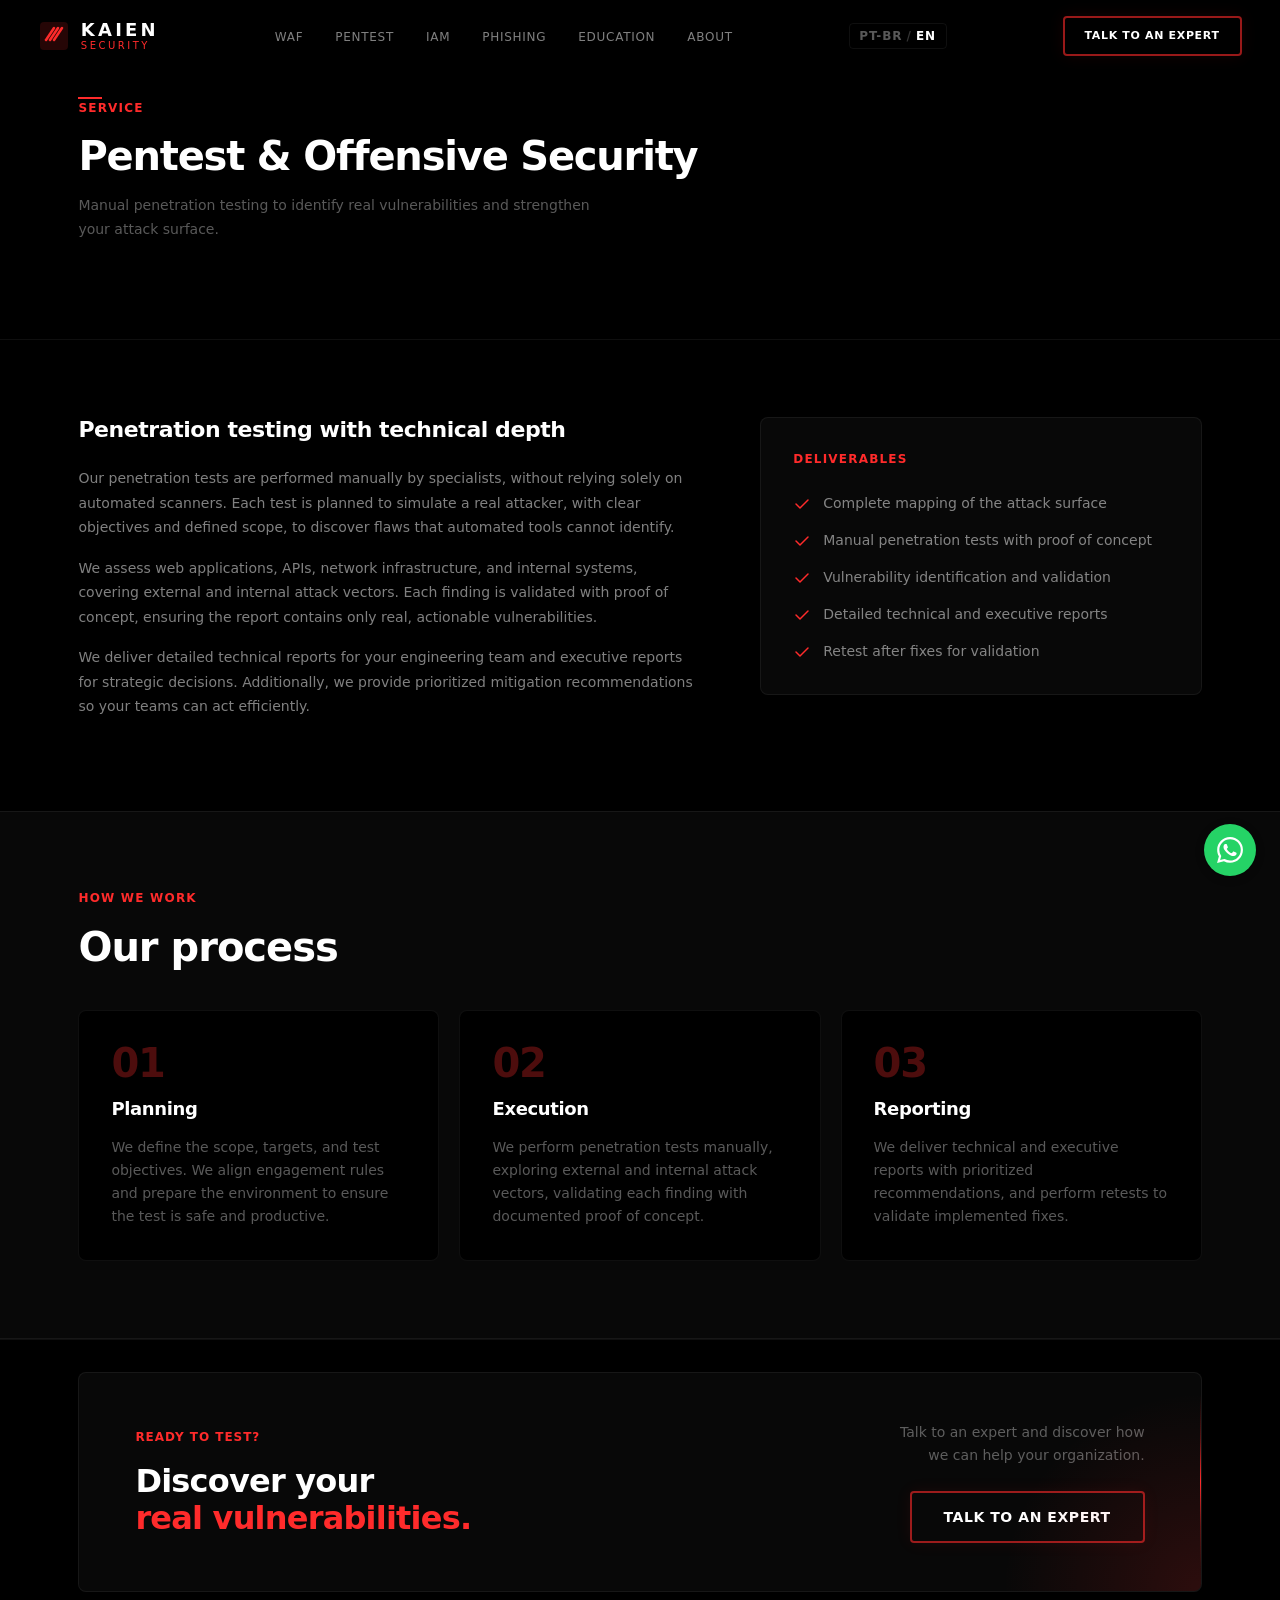
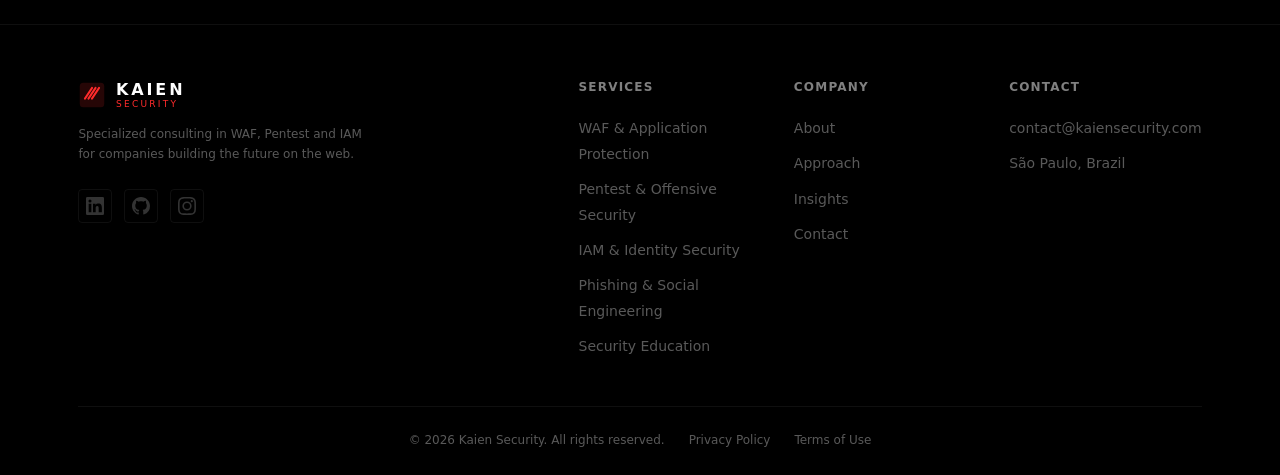
<file: Projeto Teste/pentest.html>
<!DOCTYPE html>
<html lang="pt-BR" dir="ltr">
<head>
    <meta charset="utf-8">
    <meta name="viewport" content="width=device-width, initial-scale=1.0">
    <meta http-equiv="X-UA-Compatible" content="IE=edge">

    <title>Pentest &amp; Offensive Security — Kaien Security</title>
    <meta name="description" content="Testes de invasão manuais para identificar vulnerabilidades reais e fortalecer sua superfície de ataque.">

    <link rel="canonical" href="https://kaiensecurity.com/">

    <meta property="og:type" content="website">
    <meta property="og:title" content="Kaien Security — Consultoria em Segurança de Aplicações">
    <meta property="og:description" content="Proteção estratégica para aplicações que movem negócios. WAF, Pentest, IAM e AppSec.">
    <meta property="og:url" content="https://kaiensecurity.com/">
    <meta property="og:site_name" content="Kaien Security">
    <meta property="og:locale" content="pt_BR">
    <meta property="og:image" content="https://kaiensecurity.com/og-image.png">
    <meta property="og:image:width" content="1200">
    <meta property="og:image:height" content="630">
    <meta property="og:image:alt" content="Kaien Security — Proteção estratégica">

    <meta name="twitter:card" content="summary_large_image">
    <meta name="twitter:title" content="Kaien Security — Consultoria em Segurança de Aplicações">
    <meta name="twitter:description" content="Proteção estratégica para aplicações que movem negócios.">
    <meta name="twitter:image" content="https://kaiensecurity.com/og-image.png">

    <link rel="preconnect" href="https://fonts.googleapis.com">
    <link rel="preconnect" href="https://fonts.gstatic.com" crossorigin>
    <link rel="preload" as="style" href="https://fonts.googleapis.com/css2?family=Inter:wght@300;400;500;600;700;800&display=swap">
    <link rel="stylesheet" href="https://fonts.googleapis.com/css2?family=Inter:wght@300;400;500;600;700;800&display=swap">

    <link rel="icon" href="data:image/svg+xml,<svg xmlns='http://www.w3.org/2000/svg' viewBox='0 0 100 100'><text y='.9em' font-size='90'>K</text></svg>">

    <link rel="stylesheet" href="css/style.css">

    <meta http-equiv="Content-Security-Policy"
          content="default-src 'self';
                   script-src 'self' 'nonce-kaien2024';
                   style-src 'self' https://fonts.googleapis.com 'unsafe-inline';
                   font-src https://fonts.gstatic.com;
                   img-src 'self' data: svg;
                   connect-src 'self';
                   frame-ancestors 'none';
                   base-uri 'self';
                   form-action 'self';">

    <meta http-equiv="X-Frame-Options" content="DENY">
    <meta name="theme-color" content="#000000">

    <script type="application/ld+json">
    {
        "@context": "https://schema.org",
        "@type": "Organization",
        "name": "Kaien Security",
        "url": "https://kaiensecurity.com",
        "description": "Consultoria especializada em WAF, Pentest e IAM para empresas que constroem o futuro na web.",
        "address": {
            "@type": "PostalAddress",
            "addressLocality": "São Paulo",
            "addressCountry": "BR"
        },
        "contactPoint": {
            "@type": "ContactPoint",
            "contactType": "sales",
            "email": "contact@kaiensecurity.com"
        },
        "sameAs": [
            "https://linkedin.com/company/kaiensecurity",
            "https://github.com/kaiensecurity",
            "https://instagram.com/kaiensecurity"
        ]
    }
    </script>
</head>

<body>
    <a class="skip-link" href="#main-content" data-i18n="skip_link">Pular para o conteúdo principal</a>

    <header class="site-header" role="banner">
        <nav class="navbar" aria-label="Navegação principal">
            <a href="index.html" class="navbar__logo" aria-label="Kaien Security — Início">
                <svg class="navbar__logo-icon" width="32" height="32" viewBox="0 0 32 32" fill="none" aria-hidden="true" xmlns="http://www.w3.org/2000/svg">
                    <rect x="2" y="2" width="28" height="28" rx="4" fill="#ff2b2b" opacity="0.15"/>
                    <path d="M8 20 L16 8" stroke="#ff2b2b" stroke-width="2.5" stroke-linecap="round"/>
                    <path d="M12 20 L20 8" stroke="#ff2b2b" stroke-width="2.5" stroke-linecap="round"/>
                    <path d="M16 20 L24 8" stroke="#ff2b2b" stroke-width="2.5" stroke-linecap="round"/>
                </svg>
                <div class="navbar__logo-wordmark">
                    <span class="navbar__logo-text">KAIEN</span>
                    <span class="navbar__logo-sub">SECURITY</span>
                </div>
            </a>

            <ul class="navbar__links" role="list">
                <li><a href="waf.html" data-i18n="nav_waf">WAF</a></li>
                <li><a href="pentest.html" class="is-active" data-i18n="nav_pentest">Pentest</a></li>
                <li><a href="iam.html" data-i18n="nav_iam">IAM</a></li>
                <li><a href="phishing.html" data-i18n="nav_phishing">Phishing</a></li>
                <li><a href="educacao.html" data-i18n="nav_educacao">Educação</a></li>
                <li><a href="sobre.html" data-i18n="nav_sobre">Sobre</a></li>
            </ul>

            <button class="lang-toggle" id="lang-toggle" aria-label="Alterar idioma">
                <span class="lang-toggle__pt active">PT-BR</span>
                <span class="lang-toggle__divider">/</span>
                <span class="lang-toggle__en">EN</span>
            </button>

            <a href="#contato" class="btn btn--primary navbar__cta" data-i18n="cta_talk">
                Falar com um especialista
                <svg width="14" height="14" viewBox="0 0 14 14" fill="none" aria-hidden="true"><path d="M1 7h12M8 2l5 5-5 5" stroke="currentColor" stroke-width="1.5" stroke-linecap="round"/></svg>
            </a>

            <button class="navbar__toggle" aria-label="Abrir menu" aria-expanded="false" aria-controls="mobile-menu">
                <span class="navbar__toggle-icon" aria-hidden="true"></span>
            </button>
        </nav>
    </header>

    <div class="mobile-menu" id="mobile-menu" role="dialog" aria-label="Navegação mobile">
        <ul role="list">
            <li><a href="index.html#servicos" data-i18n="nav_servicos">Serviços</a></li>
            <li><a href="sobre.html" data-i18n="nav_sobre">Sobre</a></li>
            <li><a href="index.html#abordagem" data-i18n="nav_abordagem">Abordagem</a></li>
            <li><a href="index.html#insights" data-i18n="nav_insights">Insights</a></li>
            <li><a href="index.html#contato" data-i18n="nav_contato">Contato</a></li>
            <li><a href="index.html#contato" class="btn btn--primary" data-i18n="cta_talk">Falar com um especialista</a></li>
        </ul>
    </div>


    <main id="main-content">
        <section class="service-page-header">
            <div class="service-page-header__inner">
                <p class="section__label"><span class="hero__tagline-line" aria-hidden="true"></span><span data-i18n="svc_label">Serviço</span></p>
                <h1 data-i18n="pentest_h1">Pentest &amp; Offensive Security</h1>
                <p class="service-page-header__desc" data-i18n="pentest_desc">Testes de invasão manuais para identificar vulnerabilidades reais e fortalecer sua superfície de ataque.</p>
            </div>
        </section>
        <section class="service-content">
            <div class="service-content__inner">
                <div class="service-content__text">
                    <h3 data-i18n="pentest_h3">Testes de invasão com profundidade técnica</h3>
                    <p data-i18n="pentest_p1">Nossos testes de penetração são realizados manualmente por especialistas, sem depender apenas de scanners automatizados. Cada teste é planejado para simular um atacante real, com objetivos claros e escopo definido, para descobrir falhas que ferramentas automáticas não identificam.</p>
                    <p data-i18n="pentest_p2">Avaliamos aplicações web, APIs, infraestrutura de rede e sistemas internos, cobrindo vetores de ataque externos e internos. Cada descoberta é validada com prova de conceito, garantindo que o relatório contenha apenas vulnerabilidades reais e ação.</p>
                    <p data-i18n="pentest_p3">Entregamos relatórios técnicos detalhados para sua equipe de engenharia e relatórios executivos para decisões estratégicas. Além disso, fornecemos recomendações priorizadas de mitigação para que suas equipes possam agir de forma eficiente.</p>
                </div>
                <div class="service-content__deliverables">
                    <div class="service-deliverables">
                        <span class="service-deliverables__title" data-i18n="deliverables_title">Entregáveis</span>
                        <div class="deliverable-item"><svg width="18" height="18" viewBox="0 0 18 18" fill="none"><path d="M3 9l4 4 8-8" stroke="currentColor" stroke-width="1.5" stroke-linecap="round" stroke-linejoin="round"/></svg><span data-i18n="pentest_del1">Mapeamento completo da superfície de ataque</span></div>
                        <div class="deliverable-item"><svg width="18" height="18" viewBox="0 0 18 18" fill="none"><path d="M3 9l4 4 8-8" stroke="currentColor" stroke-width="1.5" stroke-linecap="round" stroke-linejoin="round"/></svg><span data-i18n="pentest_del2">Testes de invasão manuais com prova de conceito</span></div>
                        <div class="deliverable-item"><svg width="18" height="18" viewBox="0 0 18 18" fill="none"><path d="M3 9l4 4 8-8" stroke="currentColor" stroke-width="1.5" stroke-linecap="round" stroke-linejoin="round"/></svg><span data-i18n="pentest_del3">Identificação e validação de vulnerabilidades</span></div>
                        <div class="deliverable-item"><svg width="18" height="18" viewBox="0 0 18 18" fill="none"><path d="M3 9l4 4 8-8" stroke="currentColor" stroke-width="1.5" stroke-linecap="round" stroke-linejoin="round"/></svg><span data-i18n="pentest_del4">Relatório técnico e executivo detalhados</span></div>
                        <div class="deliverable-item"><svg width="18" height="18" viewBox="0 0 18 18" fill="none"><path d="M3 9l4 4 8-8" stroke="currentColor" stroke-width="1.5" stroke-linecap="round" stroke-linejoin="round"/></svg><span data-i18n="pentest_del5">Retesta após correções para validação</span></div>
                    </div>
                </div>
            </div>
        </section>
        <section class="service-process">
            <div class="service-process__title">
                <p class="section__label" data-i18n="process_label">Como trabalhamos</p>
                <h2 data-i18n="process_title">Nosso processo</h2>
            </div>
            <div class="service-process__steps">
                <div class="process-step"><div class="process-step__number">01</div><h3 class="process-step__title" data-i18n="pentest_proc1_title">Planejamento</h3><p class="process-step__text" data-i18n="pentest_proc1_text">Definimos o escopo, os alvos e os objetivos do teste. Alinhamos as regras de engajamento e preparamos o ambiente para garantir que o teste seja seguro e produtivo.</p></div>
                <div class="process-step"><div class="process-step__number">02</div><h3 class="process-step__title" data-i18n="pentest_proc2_title">Execução</h3><p class="process-step__text" data-i18n="pentest_proc2_text">Realizamos os testes de invasão manualmente, explorando vetores de ataque externos e internos, validando cada descoberta com prova de conceito documentada.</p></div>
                <div class="process-step"><div class="process-step__number">03</div><h3 class="process-step__title" data-i18n="pentest_proc3_title">Relatório</h3><p class="process-step__text" data-i18n="pentest_proc3_text">Entregamos relatórios técnicos e executivos com recomendações priorizadas, e realizamos retestas para validar as correções implementadas.</p></div>
            </div>
        </section>
        <section id="contato" class="cta section">
            <div class="container">
                <div class="cta__inner reveal">
                    <div class="cta__left">
                        <p class="cta__label" data-i18n="pentest_cta_label">Pronto para testar?</p>
                        <h2 class="cta__title" data-i18n="pentest_cta_title">Descubra suas<br><span class="text-accent">vulnerabilidades reais.</span></h2>
                    </div>
                    <div class="cta__right">
                        <p class="cta__text" data-i18n="pentest_cta_text">Fale com um especialista e descubra como<br>podemos ajudar sua organização.</p>
                        <a href="contato.html" class="btn btn--primary btn--cta" data-i18n="cta_talk">Falar com um especialista<svg width="14" height="14" viewBox="0 0 14 14" fill="none" aria-hidden="true"><path d="M1 7h12M8 2l5 5-5 5" stroke="currentColor" stroke-width="1.5" stroke-linecap="round"/></svg></a>
                    </div>
                </div>
            </div>
        </section>
    </main>

    <footer class="site-footer" role="contentinfo">
        <div class="container">
            <div class="site-footer__inner">
                <div class="site-footer__brand">
                    <a href="index.html" class="site-footer__logo" aria-label="Kaien Security — Início">
                        <svg class="site-footer__logo-icon" width="28" height="28" viewBox="0 0 32 32" fill="none" aria-hidden="true" xmlns="http://www.w3.org/2000/svg">
                            <rect x="2" y="2" width="28" height="28" rx="4" fill="#ff2b2b" opacity="0.15"/>
                            <path d="M8 20 L16 8" stroke="#ff2b2b" stroke-width="2.5" stroke-linecap="round"/>
                            <path d="M12 20 L20 8" stroke="#ff2b2b" stroke-width="2.5" stroke-linecap="round"/>
                            <path d="M16 20 L24 8" stroke="#ff2b2b" stroke-width="2.5" stroke-linecap="round"/>
                        </svg>
                        <div class="site-footer__logo-wordmark">
                            <span class="site-footer__logo-text">KAIEN</span>
                            <span class="site-footer__logo-sub">SECURITY</span>
                        </div>
                    </a>
                    <p class="site-footer__description" data-i18n="footer_desc">
                        Consultoria especializada em WAF, Pentest e IAM para empresas que constroem o futuro na web.
                    </p>
                    <div class="site-footer__social" role="list" aria-label="Redes sociais">
                        <a href="https://linkedin.com/company/kaiensecurity" rel="noopener noreferrer" target="_blank" aria-label="LinkedIn" role="listitem">
                            <svg width="18" height="18" viewBox="0 0 24 24" fill="currentColor" aria-hidden="true"><path d="M20.45 20.45h-3.56v-5.57c0-1.33-.02-3.04-1.85-3.04-1.85 0-2.14 1.45-2.14 2.94v5.67H9.34V9h3.41v1.56h.05a3.83 3.83 0 013.69-1.85c3.94 0 4.67 2.6 4.67 6v5.74zM5.34 7.43a2.06 2.06 0 11-.01-4.13 2.06 2.06 0 01.01 4.13zM7.12 20.45H3.56V9h3.56v11.45zM22.22 0H1.77A1.75 1.75 0 000 1.73v20.54A1.75 1.75 0 001.77 24h20.45A1.75 1.75 0 0024 22.27V1.73A1.75 1.75 0 0022.22 0z"/></svg>
                        </a>
                        <a href="https://github.com/kaiensecurity" rel="noopener noreferrer" target="_blank" aria-label="GitHub" role="listitem">
                            <svg width="18" height="18" viewBox="0 0 24 24" fill="currentColor" aria-hidden="true"><path d="M12 0C5.37 0 0 5.37 0 12c0 5.31 3.435 9.795 8.205 11.385.6.105.825-.255.825-.57 0-.285-.015-1.23-.015-2.235-3.015.555-3.795-.735-4.035-1.41-.135-.345-.72-1.41-1.23-1.695-.42-.225-1.02-.78-.015-.795.945-.015 1.62.87 1.845 1.23 1.08 1.815 2.805 1.305 3.495.99.105-.78.42-1.305.765-1.605-2.67-.3-5.46-1.335-5.46-5.925 0-1.305.465-2.385 1.23-3.225-.12-.3-.54-1.53.12-3.18 0 0 1.005-.315 3.3 1.23.96-.27 1.98-.405 3-.405s2.04.135 3 .405c2.295-1.56 3.3-1.23 3.3-1.23.66 1.65.24 2.88.12 3.18.765.84 1.23 1.905 1.23 3.225 0 4.605-2.805 5.625-5.475 5.925.435.375.81 1.095.81 2.22 0 1.605-.015 2.895-.015 3.3 0 .315.225.69.825.57A12.02 12.02 0 0024 12c0-6.63-5.37-12-12-12z"/></svg>
                        </a>
                        <a href="https://instagram.com/kaiensecurity" rel="noopener noreferrer" target="_blank" aria-label="Instagram" role="listitem">
                            <svg width="18" height="18" viewBox="0 0 24 24" fill="currentColor" aria-hidden="true"><path d="M12 2.163c3.204 0 3.584.012 4.85.07 3.252.148 4.771 1.691 4.919 4.919.058 1.265.069 1.645.069 4.849 0 3.205-.012 3.584-.069 4.849-.149 3.225-1.664 4.771-4.919 4.919-1.266.058-1.644.07-4.85.07-3.204 0-3.584-.012-4.849-.07-3.26-.149-4.771-1.699-4.919-4.92-.058-1.265-.07-1.644-.07-4.849 0-3.204.013-3.583.07-4.849.149-3.227 1.664-4.771 4.919-4.919 1.266-.057 1.645-.069 4.849-.069zM12 0C8.741 0 8.333.014 7.053.072 2.695.272.273 2.69.073 7.052.014 8.333 0 8.741 0 12c0 3.259.014 3.668.072 4.948.2 4.358 2.618 6.78 6.98 6.98C8.333 23.986 8.741 24 12 24c3.259 0 3.668-.014 4.948-.072 4.354-.2 6.782-2.618 6.979-6.98.059-1.28.073-1.689.073-4.948 0-3.259-.014-3.667-.072-4.947-.196-4.354-2.617-6.78-6.979-6.98C15.668.014 15.259 0 12 0zm0 5.838a6.162 6.162 0 100 12.324 6.162 6.162 0 000-12.324zM12 16a4 4 0 110-8 4 4 0 010 8zm6.406-11.845a1.44 1.44 0 100 2.881 1.44 1.44 0 000-2.881z"/></svg>
                        </a>
                    </div>
                </div>

                <div class="site-footer__nav">
                    <div class="site-footer__column">
                        <h4 data-i18n="footer_servicos">Serviços</h4>
                        <ul role="list">
                            <li><a href="waf.html" data-i18n="footer_svc1">WAF & Proteção de Aplicações</a></li>
                            <li><a href="pentest.html" data-i18n="footer_svc2">Pentest & Offensive Security</a></li>
                            <li><a href="iam.html" data-i18n="footer_svc3">IAM & Segurança de Identidades</a></li>
                            <li><a href="phishing.html" data-i18n="footer_svc4">Phishing & Engenharia Social</a></li>
                            <li><a href="educacao.html" data-i18n="footer_svc5">Educação em Segurança</a></li>
                        </ul>
                    </div>
                    <div class="site-footer__column">
                        <h4 data-i18n="footer_empresa">Empresa</h4>
                        <ul role="list">
                            <li><a href="sobre.html" data-i18n="nav_sobre">Sobre</a></li>
                            <li><a href="#abordagem" data-i18n="nav_abordagem">Abordagem</a></li>
                            <li><a href="#insights" data-i18n="nav_insights">Insights</a></li>
                            <li><a href="#contato" data-i18n="nav_contato">Contato</a></li>
                        </ul>
                    </div>
                    <div class="site-footer__column">
                        <h4 data-i18n="footer_contato">Contato</h4>
                        <ul role="list">
                            <li><a href="mailto:contact@kaiensecurity.com">contact@kaiensecurity.com</a></li>
                            <li><span data-i18n="footer_location">São Paulo, Brasil</span></li>
                        </ul>
                    </div>
                </div>
            </div>

            <div class="site-footer__bottom">
                <p data-i18n="footer_rights">&copy; 2026 Kaien Security. Todos os direitos reservados.</p>
                <div class="site-footer__legal">
                    <a href="/privacy" data-i18n="footer_privacy">Política de Privacidade</a>
                    <a href="/terms" data-i18n="footer_terms">Termos de Uso</a>
                </div>
            </div>
        </div>
    </footer>

    <script nonce="kaien2024" src="js/main.js"></script>
    <script nonce="kaien2024" src="js/i18n.js"></script>

    <!-- WhatsApp floating button -->
    <a href="https://wa.me/5511943952017?text=Ol%C3%A1%2C%20gostaria%20de%20falar%20com%20um%20especialista%20da%20Kaien%20Security."
       class="whatsapp-float"
       target="_blank"
       rel="noopener noreferrer"
       aria-label="Fale conosco pelo WhatsApp">
        <svg width="24" height="24" viewBox="0 0 24 24" fill="white" xmlns="http://www.w3.org/2000/svg" aria-hidden="true">
            <path d="M17.472 14.382c-.297-.149-1.758-.867-2.03-.967-.273-.099-.471-.148-.67.15-.197.297-.767.966-.94 1.164-.173.199-.347.223-.644.075-.297-.15-1.255-.463-2.39-1.475-.883-.788-1.48-1.761-1.653-2.059-.173-.297-.018-.458.13-.606.134-.133.298-.347.446-.52.149-.174.198-.298.298-.497.099-.198.05-.371-.025-.52-.075-.149-.669-1.612-.916-2.207-.242-.579-.487-.5-.669-.51-.173-.008-.371-.01-.57-.01-.198 0-.52.074-.792.372-.272.297-1.04 1.016-1.04 2.479 0 1.462 1.065 2.875 1.213 3.074.149.198 2.096 3.2 5.077 4.487.709.306 1.262.489 1.694.625.712.227 1.36.195 1.871.118.571-.085 1.758-.719 2.006-1.413.248-.694.248-1.289.173-1.413-.074-.124-.272-.198-.57-.347m-5.421 7.403h-.004a9.87 9.87 0 01-5.031-1.378l-.361-.214-3.741.982.998-3.648-.235-.374a9.86 9.86 0 01-1.51-5.26c.001-5.45 4.436-9.884 9.888-9.884 2.64 0 5.122 1.03 6.988 2.898a9.825 9.825 0 012.893 6.994c-.003 5.45-4.437 9.884-9.885 9.884m8.413-18.297A11.815 11.815 0 0012.05 0C5.495 0 .16 5.335.157 11.892c0 2.096.547 4.142 1.588 5.945L.057 24l6.305-1.654a11.882 11.882 0 005.683 1.448h.005c6.554 0 11.89-5.335 11.893-11.893a11.821 11.821 0 00-3.48-8.413z"/>
        </svg>
        <span class="whatsapp-float__label" data-i18n="whatsapp_float">Falar com especialista</span>
    </a>
</body>
</html>
</file>
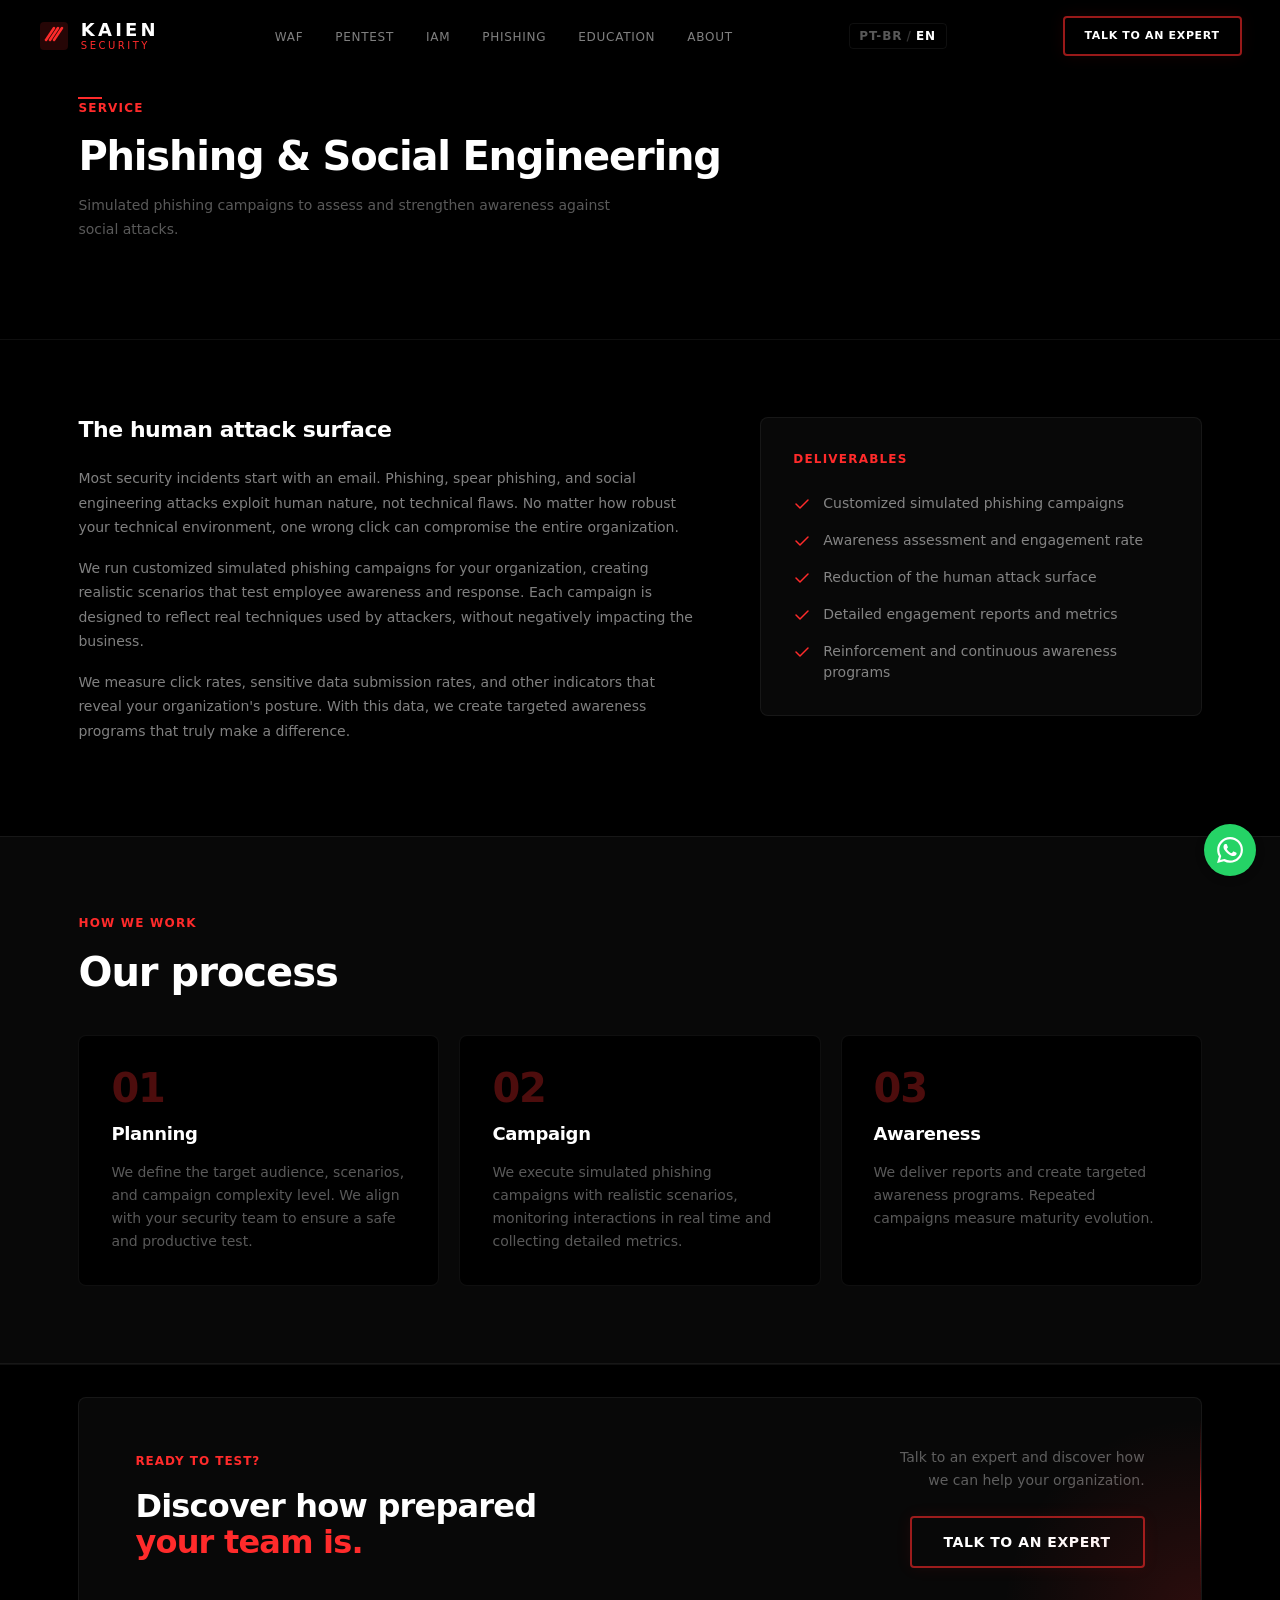
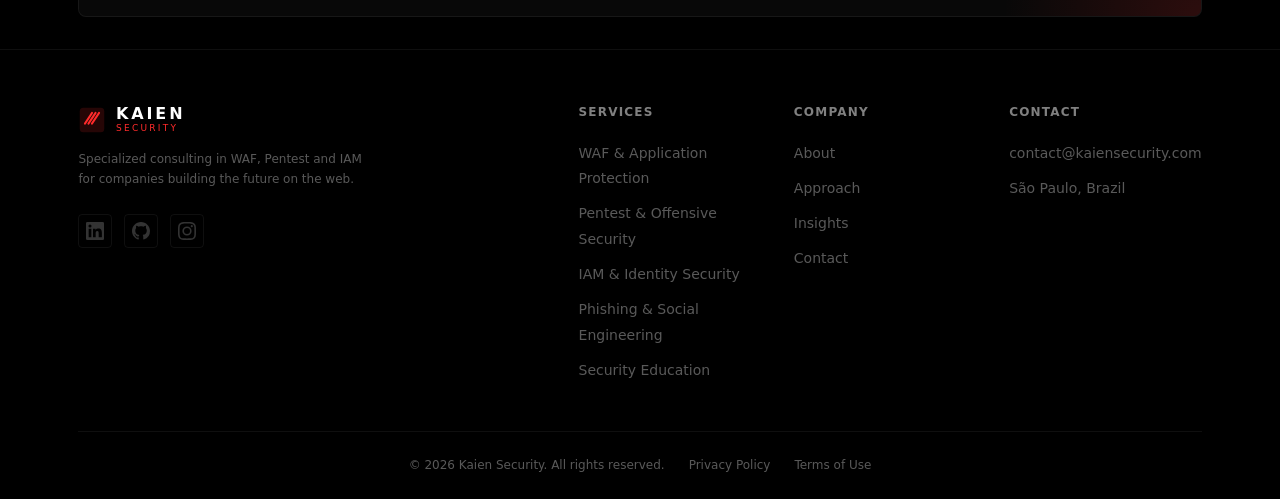
<file: Projeto Teste/phishing.html>
<!DOCTYPE html>
<html lang="pt-BR" dir="ltr">
<head>
    <meta charset="utf-8">
    <meta name="viewport" content="width=device-width, initial-scale=1.0">
    <meta http-equiv="X-UA-Compatible" content="IE=edge">

    <title>Phishing &amp; Engenharia Social — Kaien Security</title>
    <meta name="description" content="Campanhas simuladas de phishing para avaliar e fortalecer a conscientização contra ataques sociais.">

    <link rel="canonical" href="https://kaiensecurity.com/">

    <meta property="og:type" content="website">
    <meta property="og:title" content="Kaien Security — Consultoria em Segurança de Aplicações">
    <meta property="og:description" content="Proteção estratégica para aplicações que movem negócios. WAF, Pentest, IAM e AppSec.">
    <meta property="og:url" content="https://kaiensecurity.com/">
    <meta property="og:site_name" content="Kaien Security">
    <meta property="og:locale" content="pt_BR">
    <meta property="og:image" content="https://kaiensecurity.com/og-image.png">
    <meta property="og:image:width" content="1200">
    <meta property="og:image:height" content="630">
    <meta property="og:image:alt" content="Kaien Security — Proteção estratégica">

    <meta name="twitter:card" content="summary_large_image">
    <meta name="twitter:title" content="Kaien Security — Consultoria em Segurança de Aplicações">
    <meta name="twitter:description" content="Proteção estratégica para aplicações que movem negócios.">
    <meta name="twitter:image" content="https://kaiensecurity.com/og-image.png">

    <link rel="preconnect" href="https://fonts.googleapis.com">
    <link rel="preconnect" href="https://fonts.gstatic.com" crossorigin>
    <link rel="preload" as="style" href="https://fonts.googleapis.com/css2?family=Inter:wght@300;400;500;600;700;800&display=swap">
    <link rel="stylesheet" href="https://fonts.googleapis.com/css2?family=Inter:wght@300;400;500;600;700;800&display=swap">

    <link rel="icon" href="data:image/svg+xml,<svg xmlns='http://www.w3.org/2000/svg' viewBox='0 0 100 100'><text y='.9em' font-size='90'>K</text></svg>">

    <link rel="stylesheet" href="css/style.css">

    <meta http-equiv="Content-Security-Policy"
          content="default-src 'self';
                   script-src 'self' 'nonce-kaien2024';
                   style-src 'self' https://fonts.googleapis.com 'unsafe-inline';
                   font-src https://fonts.gstatic.com;
                   img-src 'self' data: svg;
                   connect-src 'self';
                   frame-ancestors 'none';
                   base-uri 'self';
                   form-action 'self';">

    <meta http-equiv="X-Frame-Options" content="DENY">
    <meta name="theme-color" content="#000000">

    <script type="application/ld+json">
    {
        "@context": "https://schema.org",
        "@type": "Organization",
        "name": "Kaien Security",
        "url": "https://kaiensecurity.com",
        "description": "Consultoria especializada em WAF, Pentest e IAM para empresas que constroem o futuro na web.",
        "address": {
            "@type": "PostalAddress",
            "addressLocality": "São Paulo",
            "addressCountry": "BR"
        },
        "contactPoint": {
            "@type": "ContactPoint",
            "contactType": "sales",
            "email": "contact@kaiensecurity.com"
        },
        "sameAs": [
            "https://linkedin.com/company/kaiensecurity",
            "https://github.com/kaiensecurity",
            "https://instagram.com/kaiensecurity"
        ]
    }
    </script>
</head>

<body>
    <a class="skip-link" href="#main-content" data-i18n="skip_link">Pular para o conteúdo principal</a>

    <header class="site-header" role="banner">
        <nav class="navbar" aria-label="Navegação principal">
            <a href="index.html" class="navbar__logo" aria-label="Kaien Security — Início">
                <svg class="navbar__logo-icon" width="32" height="32" viewBox="0 0 32 32" fill="none" aria-hidden="true" xmlns="http://www.w3.org/2000/svg">
                    <rect x="2" y="2" width="28" height="28" rx="4" fill="#ff2b2b" opacity="0.15"/>
                    <path d="M8 20 L16 8" stroke="#ff2b2b" stroke-width="2.5" stroke-linecap="round"/>
                    <path d="M12 20 L20 8" stroke="#ff2b2b" stroke-width="2.5" stroke-linecap="round"/>
                    <path d="M16 20 L24 8" stroke="#ff2b2b" stroke-width="2.5" stroke-linecap="round"/>
                </svg>
                <div class="navbar__logo-wordmark">
                    <span class="navbar__logo-text">KAIEN</span>
                    <span class="navbar__logo-sub">SECURITY</span>
                </div>
            </a>

            <ul class="navbar__links" role="list">
                <li><a href="waf.html" data-i18n="nav_waf">WAF</a></li>
                <li><a href="pentest.html" data-i18n="nav_pentest">Pentest</a></li>
                <li><a href="iam.html" data-i18n="nav_iam">IAM</a></li>
                <li><a href="phishing.html" class="is-active" data-i18n="nav_phishing">Phishing</a></li>
                <li><a href="educacao.html" data-i18n="nav_educacao">Educação</a></li>
                <li><a href="sobre.html" data-i18n="nav_sobre">Sobre</a></li>
            </ul>

            <button class="lang-toggle" id="lang-toggle" aria-label="Alterar idioma">
                <span class="lang-toggle__pt active">PT-BR</span>
                <span class="lang-toggle__divider">/</span>
                <span class="lang-toggle__en">EN</span>
            </button>

            <a href="#contato" class="btn btn--primary navbar__cta" data-i18n="cta_talk">
                Falar com um especialista
                <svg width="14" height="14" viewBox="0 0 14 14" fill="none" aria-hidden="true"><path d="M1 7h12M8 2l5 5-5 5" stroke="currentColor" stroke-width="1.5" stroke-linecap="round"/></svg>
            </a>

            <button class="navbar__toggle" aria-label="Abrir menu" aria-expanded="false" aria-controls="mobile-menu">
                <span class="navbar__toggle-icon" aria-hidden="true"></span>
            </button>
        </nav>
    </header>

    <div class="mobile-menu" id="mobile-menu" role="dialog" aria-label="Navegação mobile">
        <ul role="list">
            <li><a href="index.html#servicos" data-i18n="nav_servicos">Serviços</a></li>
            <li><a href="sobre.html" data-i18n="nav_sobre">Sobre</a></li>
            <li><a href="index.html#abordagem" data-i18n="nav_abordagem">Abordagem</a></li>
            <li><a href="index.html#insights" data-i18n="nav_insights">Insights</a></li>
            <li><a href="index.html#contato" data-i18n="nav_contato">Contato</a></li>
            <li><a href="index.html#contato" class="btn btn--primary" data-i18n="cta_talk">Falar com um especialista</a></li>
        </ul>
    </div>


    <main id="main-content">
        <section class="service-page-header">
            <div class="service-page-header__inner">
                <p class="section__label"><span class="hero__tagline-line" aria-hidden="true"></span><span data-i18n="svc_label">Serviço</span></p>
                <h1 data-i18n="phishing_h1">Phishing &amp; Engenharia Social</h1>
                <p class="service-page-header__desc" data-i18n="phishing_desc">Campanhas simuladas de phishing para avaliar e fortalecer a conscientização contra ataques sociais.</p>
            </div>
        </section>
        <section class="service-content">
            <div class="service-content__inner">
                <div class="service-content__text">
                    <h3 data-i18n="phishing_h3">A superfície humana de ataque</h3>
                    <p data-i18n="phishing_p1">A maioria dos incidentes de segurança começa com um e-mail. Phishing, spear phishing e ataques de engenharia social exploram a natureza humana, não falhas técnicas. Por mais robusto que seja seu ambiente técnico, um clique errado pode comprometer toda a organização.</p>
                    <p data-i18n="phishing_p2">Realizamos campanhas simuladas de phishing personalizadas para sua organização, criando cenários realistas que testam a consciência e a reação dos colaboradores. Cada campanha é desenhada para refletir técnicas reais usadas por atacantes, sem causar impacto negativo ao negócio.</p>
                    <p data-i18n="phishing_p3">Medimos taxa de cliques, taxa de informações sensíveis e outros indicadores que revelam a postura da sua organização. Com esses dados, criamos programas de conscientização direcionados que realmente fazem diferença.</p>
                </div>
                <div class="service-content__deliverables">
                    <div class="service-deliverables">
                        <span class="service-deliverables__title" data-i18n="deliverables_title">Entregáveis</span>
                        <div class="deliverable-item"><svg width="18" height="18" viewBox="0 0 18 18" fill="none"><path d="M3 9l4 4 8-8" stroke="currentColor" stroke-width="1.5" stroke-linecap="round" stroke-linejoin="round"/></svg><span data-i18n="phishing_del1">Campanhas simuladas de phishing personalizadas</span></div>
                        <div class="deliverable-item"><svg width="18" height="18" viewBox="0 0 18 18" fill="none"><path d="M3 9l4 4 8-8" stroke="currentColor" stroke-width="1.5" stroke-linecap="round" stroke-linejoin="round"/></svg><span data-i18n="phishing_del2">Avaliação de consciência e taxa de engajamento</span></div>
                        <div class="deliverable-item"><svg width="18" height="18" viewBox="0 0 18 18" fill="none"><path d="M3 9l4 4 8-8" stroke="currentColor" stroke-width="1.5" stroke-linecap="round" stroke-linejoin="round"/></svg><span data-i18n="phishing_del3">Redução da superfície humana de ataque</span></div>
                        <div class="deliverable-item"><svg width="18" height="18" viewBox="0 0 18 18" fill="none"><path d="M3 9l4 4 8-8" stroke="currentColor" stroke-width="1.5" stroke-linecap="round" stroke-linejoin="round"/></svg><span data-i18n="phishing_del4">Relatórios e métricas detalhadas de engajamento</span></div>
                        <div class="deliverable-item"><svg width="18" height="18" viewBox="0 0 18 18" fill="none"><path d="M3 9l4 4 8-8" stroke="currentColor" stroke-width="1.5" stroke-linecap="round" stroke-linejoin="round"/></svg><span data-i18n="phishing_del5">Programas de reforço e conscientização contínua</span></div>
                    </div>
                </div>
            </div>
        </section>
        <section class="service-process">
            <div class="service-process__title">
                <p class="section__label" data-i18n="process_label">Como trabalhamos</p>
                <h2 data-i18n="process_title">Nosso processo</h2>
            </div>
            <div class="service-process__steps">
                <div class="process-step"><div class="process-step__number">01</div><h3 class="process-step__title" data-i18n="phishing_proc1_title">Planejamento</h3><p class="process-step__text" data-i18n="phishing_proc1_text">Definimos o público-alvo, cenários e nível de complexidade da campanha. Alinhamos com sua equipe de segurança para garantir um teste seguro e produtivo.</p></div>
                <div class="process-step"><div class="process-step__number">02</div><h3 class="process-step__title" data-i18n="phishing_proc2_title">Campanha</h3><p class="process-step__text" data-i18n="phishing_proc2_text">Executamos as campanhas de phishing simuladas com cenários realistas, monitorando em tempo real as interações e coletando métricas detalhadas.</p></div>
                <div class="process-step"><div class="process-step__number">03</div><h3 class="process-step__title" data-i18n="phishing_proc3_title">Conscientização</h3><p class="process-step__text" data-i18n="phishing_proc3_text">Entregamos relatórios e criamos programas de conscientização direcionados. Campanhas repetidas medem a evolução da maturidade.</p></div>
            </div>
        </section>
        <section id="contato" class="cta section">
            <div class="container">
                <div class="cta__inner reveal">
                    <div class="cta__left">
                        <p class="cta__label" data-i18n="phishing_cta_label">Pronto para testar?</p>
                        <h2 class="cta__title" data-i18n="phishing_cta_title">Descubra o quanto sua equipe<br><span class="text-accent">está preparada.</span></h2>
                    </div>
                    <div class="cta__right">
                        <p class="cta__text" data-i18n="phishing_cta_text">Fale com um especialista e descubra como<br>podemos ajudar sua organização.</p>
                        <a href="contato.html" class="btn btn--primary btn--cta" data-i18n="cta_talk">Falar com um especialista<svg width="14" height="14" viewBox="0 0 14 14" fill="none" aria-hidden="true"><path d="M1 7h12M8 2l5 5-5 5" stroke="currentColor" stroke-width="1.5" stroke-linecap="round"/></svg></a>
                    </div>
                </div>
            </div>
        </section>
    </main>

    <footer class="site-footer" role="contentinfo">
        <div class="container">
            <div class="site-footer__inner">
                <div class="site-footer__brand">
                    <a href="index.html" class="site-footer__logo" aria-label="Kaien Security — Início">
                        <svg class="site-footer__logo-icon" width="28" height="28" viewBox="0 0 32 32" fill="none" aria-hidden="true" xmlns="http://www.w3.org/2000/svg">
                            <rect x="2" y="2" width="28" height="28" rx="4" fill="#ff2b2b" opacity="0.15"/>
                            <path d="M8 20 L16 8" stroke="#ff2b2b" stroke-width="2.5" stroke-linecap="round"/>
                            <path d="M12 20 L20 8" stroke="#ff2b2b" stroke-width="2.5" stroke-linecap="round"/>
                            <path d="M16 20 L24 8" stroke="#ff2b2b" stroke-width="2.5" stroke-linecap="round"/>
                        </svg>
                        <div class="site-footer__logo-wordmark">
                            <span class="site-footer__logo-text">KAIEN</span>
                            <span class="site-footer__logo-sub">SECURITY</span>
                        </div>
                    </a>
                    <p class="site-footer__description" data-i18n="footer_desc">
                        Consultoria especializada em WAF, Pentest e IAM para empresas que constroem o futuro na web.
                    </p>
                    <div class="site-footer__social" role="list" aria-label="Redes sociais">
                        <a href="https://linkedin.com/company/kaiensecurity" rel="noopener noreferrer" target="_blank" aria-label="LinkedIn" role="listitem">
                            <svg width="18" height="18" viewBox="0 0 24 24" fill="currentColor" aria-hidden="true"><path d="M20.45 20.45h-3.56v-5.57c0-1.33-.02-3.04-1.85-3.04-1.85 0-2.14 1.45-2.14 2.94v5.67H9.34V9h3.41v1.56h.05a3.83 3.83 0 013.69-1.85c3.94 0 4.67 2.6 4.67 6v5.74zM5.34 7.43a2.06 2.06 0 11-.01-4.13 2.06 2.06 0 01.01 4.13zM7.12 20.45H3.56V9h3.56v11.45zM22.22 0H1.77A1.75 1.75 0 000 1.73v20.54A1.75 1.75 0 001.77 24h20.45A1.75 1.75 0 0024 22.27V1.73A1.75 1.75 0 0022.22 0z"/></svg>
                        </a>
                        <a href="https://github.com/kaiensecurity" rel="noopener noreferrer" target="_blank" aria-label="GitHub" role="listitem">
                            <svg width="18" height="18" viewBox="0 0 24 24" fill="currentColor" aria-hidden="true"><path d="M12 0C5.37 0 0 5.37 0 12c0 5.31 3.435 9.795 8.205 11.385.6.105.825-.255.825-.57 0-.285-.015-1.23-.015-2.235-3.015.555-3.795-.735-4.035-1.41-.135-.345-.72-1.41-1.23-1.695-.42-.225-1.02-.78-.015-.795.945-.015 1.62.87 1.845 1.23 1.08 1.815 2.805 1.305 3.495.99.105-.78.42-1.305.765-1.605-2.67-.3-5.46-1.335-5.46-5.925 0-1.305.465-2.385 1.23-3.225-.12-.3-.54-1.53.12-3.18 0 0 1.005-.315 3.3 1.23.96-.27 1.98-.405 3-.405s2.04.135 3 .405c2.295-1.56 3.3-1.23 3.3-1.23.66 1.65.24 2.88.12 3.18.765.84 1.23 1.905 1.23 3.225 0 4.605-2.805 5.625-5.475 5.925.435.375.81 1.095.81 2.22 0 1.605-.015 2.895-.015 3.3 0 .315.225.69.825.57A12.02 12.02 0 0024 12c0-6.63-5.37-12-12-12z"/></svg>
                        </a>
                        <a href="https://instagram.com/kaiensecurity" rel="noopener noreferrer" target="_blank" aria-label="Instagram" role="listitem">
                            <svg width="18" height="18" viewBox="0 0 24 24" fill="currentColor" aria-hidden="true"><path d="M12 2.163c3.204 0 3.584.012 4.85.07 3.252.148 4.771 1.691 4.919 4.919.058 1.265.069 1.645.069 4.849 0 3.205-.012 3.584-.069 4.849-.149 3.225-1.664 4.771-4.919 4.919-1.266.058-1.644.07-4.85.07-3.204 0-3.584-.012-4.849-.07-3.26-.149-4.771-1.699-4.919-4.92-.058-1.265-.07-1.644-.07-4.849 0-3.204.013-3.583.07-4.849.149-3.227 1.664-4.771 4.919-4.919 1.266-.057 1.645-.069 4.849-.069zM12 0C8.741 0 8.333.014 7.053.072 2.695.272.273 2.69.073 7.052.014 8.333 0 8.741 0 12c0 3.259.014 3.668.072 4.948.2 4.358 2.618 6.78 6.98 6.98C8.333 23.986 8.741 24 12 24c3.259 0 3.668-.014 4.948-.072 4.354-.2 6.782-2.618 6.979-6.98.059-1.28.073-1.689.073-4.948 0-3.259-.014-3.667-.072-4.947-.196-4.354-2.617-6.78-6.979-6.98C15.668.014 15.259 0 12 0zm0 5.838a6.162 6.162 0 100 12.324 6.162 6.162 0 000-12.324zM12 16a4 4 0 110-8 4 4 0 010 8zm6.406-11.845a1.44 1.44 0 100 2.881 1.44 1.44 0 000-2.881z"/></svg>
                        </a>
                    </div>
                </div>

                <div class="site-footer__nav">
                    <div class="site-footer__column">
                        <h4 data-i18n="footer_servicos">Serviços</h4>
                        <ul role="list">
                            <li><a href="waf.html" data-i18n="footer_svc1">WAF & Proteção de Aplicações</a></li>
                            <li><a href="pentest.html" data-i18n="footer_svc2">Pentest & Offensive Security</a></li>
                            <li><a href="iam.html" data-i18n="footer_svc3">IAM & Segurança de Identidades</a></li>
                            <li><a href="phishing.html" data-i18n="footer_svc4">Phishing & Engenharia Social</a></li>
                            <li><a href="educacao.html" data-i18n="footer_svc5">Educação em Segurança</a></li>
                        </ul>
                    </div>
                    <div class="site-footer__column">
                        <h4 data-i18n="footer_empresa">Empresa</h4>
                        <ul role="list">
                            <li><a href="sobre.html" data-i18n="nav_sobre">Sobre</a></li>
                            <li><a href="#abordagem" data-i18n="nav_abordagem">Abordagem</a></li>
                            <li><a href="#insights" data-i18n="nav_insights">Insights</a></li>
                            <li><a href="#contato" data-i18n="nav_contato">Contato</a></li>
                        </ul>
                    </div>
                    <div class="site-footer__column">
                        <h4 data-i18n="footer_contato">Contato</h4>
                        <ul role="list">
                            <li><a href="mailto:contact@kaiensecurity.com">contact@kaiensecurity.com</a></li>
                            <li><span data-i18n="footer_location">São Paulo, Brasil</span></li>
                        </ul>
                    </div>
                </div>
            </div>

            <div class="site-footer__bottom">
                <p data-i18n="footer_rights">&copy; 2026 Kaien Security. Todos os direitos reservados.</p>
                <div class="site-footer__legal">
                    <a href="/privacy" data-i18n="footer_privacy">Política de Privacidade</a>
                    <a href="/terms" data-i18n="footer_terms">Termos de Uso</a>
                </div>
            </div>
        </div>
    </footer>

    <script nonce="kaien2024" src="js/main.js"></script>
    <script nonce="kaien2024" src="js/i18n.js"></script>

    <!-- WhatsApp floating button -->
    <a href="https://wa.me/5511943952017?text=Ol%C3%A1%2C%20gostaria%20de%20falar%20com%20um%20especialista%20da%20Kaien%20Security."
       class="whatsapp-float"
       target="_blank"
       rel="noopener noreferrer"
       aria-label="Fale conosco pelo WhatsApp">
        <svg width="24" height="24" viewBox="0 0 24 24" fill="white" xmlns="http://www.w3.org/2000/svg" aria-hidden="true">
            <path d="M17.472 14.382c-.297-.149-1.758-.867-2.03-.967-.273-.099-.471-.148-.67.15-.197.297-.767.966-.94 1.164-.173.199-.347.223-.644.075-.297-.15-1.255-.463-2.39-1.475-.883-.788-1.48-1.761-1.653-2.059-.173-.297-.018-.458.13-.606.134-.133.298-.347.446-.52.149-.174.198-.298.298-.497.099-.198.05-.371-.025-.52-.075-.149-.669-1.612-.916-2.207-.242-.579-.487-.5-.669-.51-.173-.008-.371-.01-.57-.01-.198 0-.52.074-.792.372-.272.297-1.04 1.016-1.04 2.479 0 1.462 1.065 2.875 1.213 3.074.149.198 2.096 3.2 5.077 4.487.709.306 1.262.489 1.694.625.712.227 1.36.195 1.871.118.571-.085 1.758-.719 2.006-1.413.248-.694.248-1.289.173-1.413-.074-.124-.272-.198-.57-.347m-5.421 7.403h-.004a9.87 9.87 0 01-5.031-1.378l-.361-.214-3.741.982.998-3.648-.235-.374a9.86 9.86 0 01-1.51-5.26c.001-5.45 4.436-9.884 9.888-9.884 2.64 0 5.122 1.03 6.988 2.898a9.825 9.825 0 012.893 6.994c-.003 5.45-4.437 9.884-9.885 9.884m8.413-18.297A11.815 11.815 0 0012.05 0C5.495 0 .16 5.335.157 11.892c0 2.096.547 4.142 1.588 5.945L.057 24l6.305-1.654a11.882 11.882 0 005.683 1.448h.005c6.554 0 11.89-5.335 11.893-11.893a11.821 11.821 0 00-3.48-8.413z"/>
        </svg>
        <span class="whatsapp-float__label" data-i18n="whatsapp_float">Falar com especialista</span>
    </a>
</body>
</html>
</file>
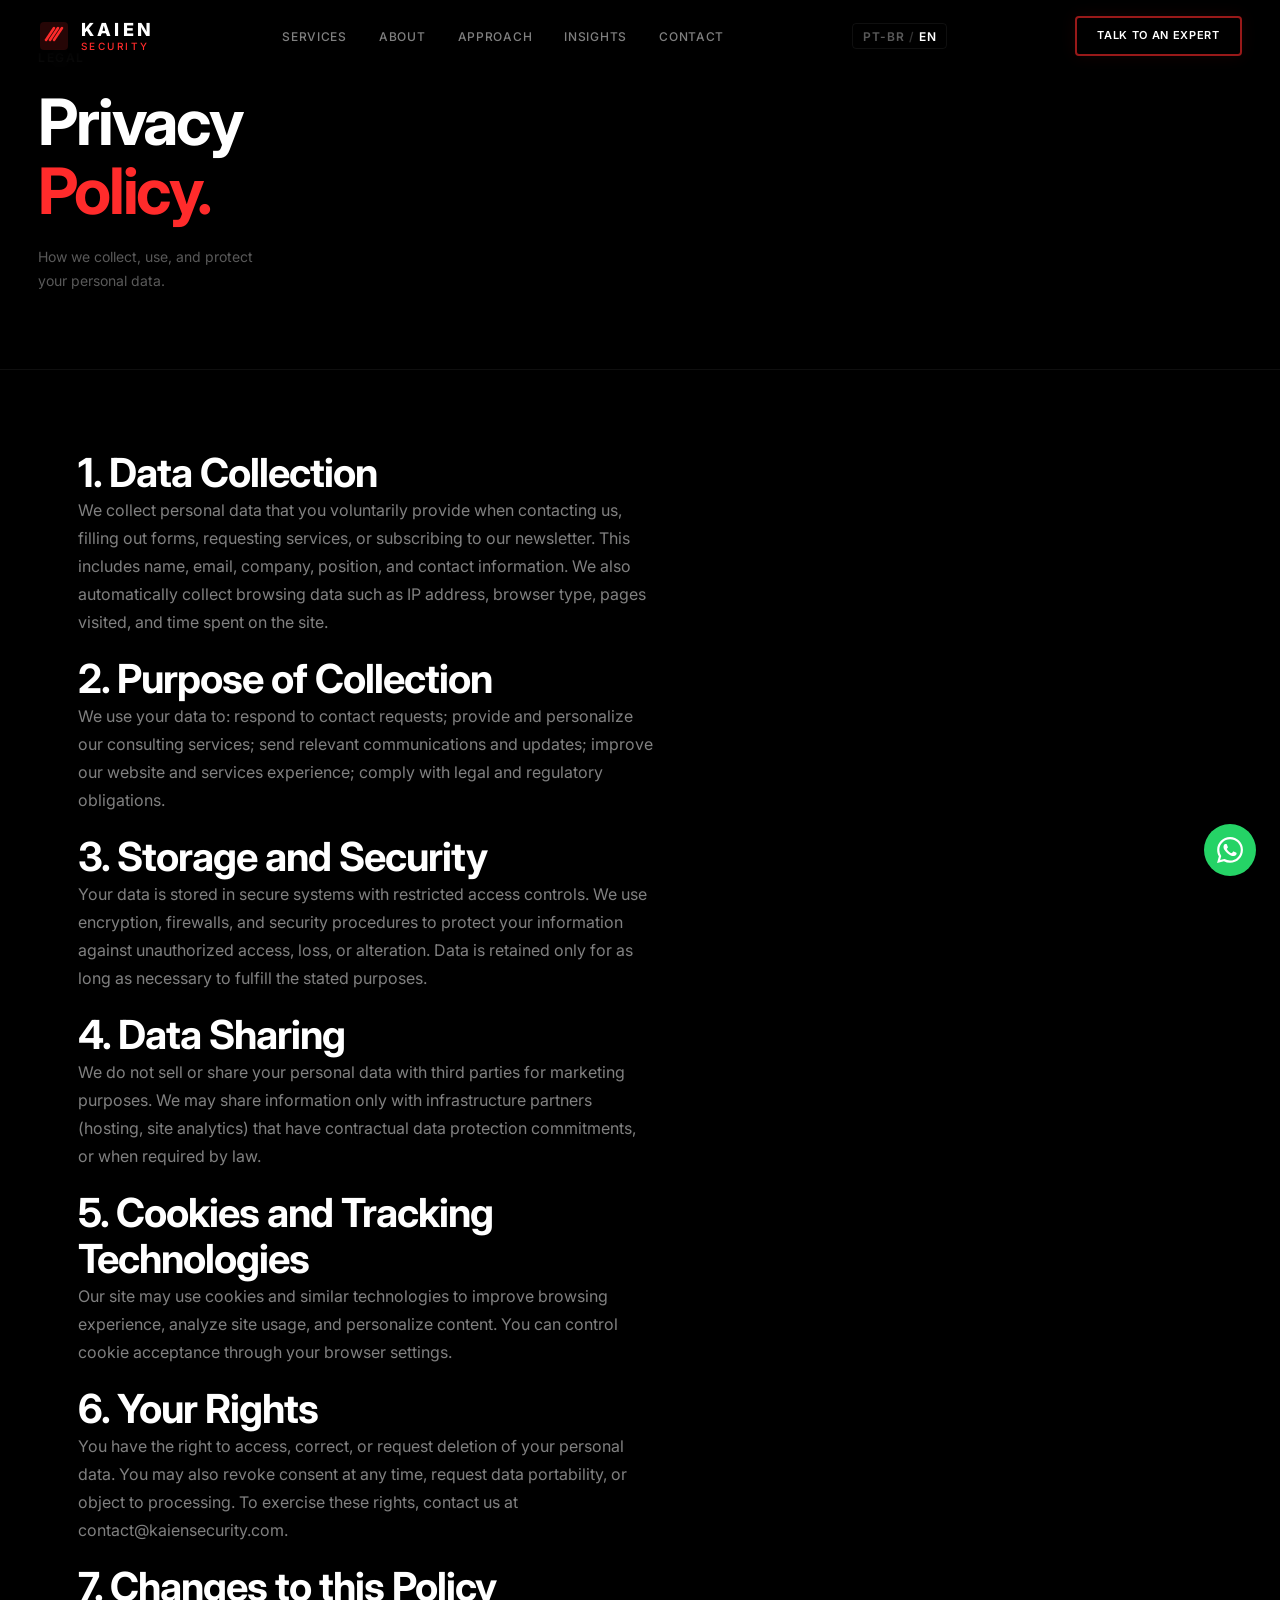
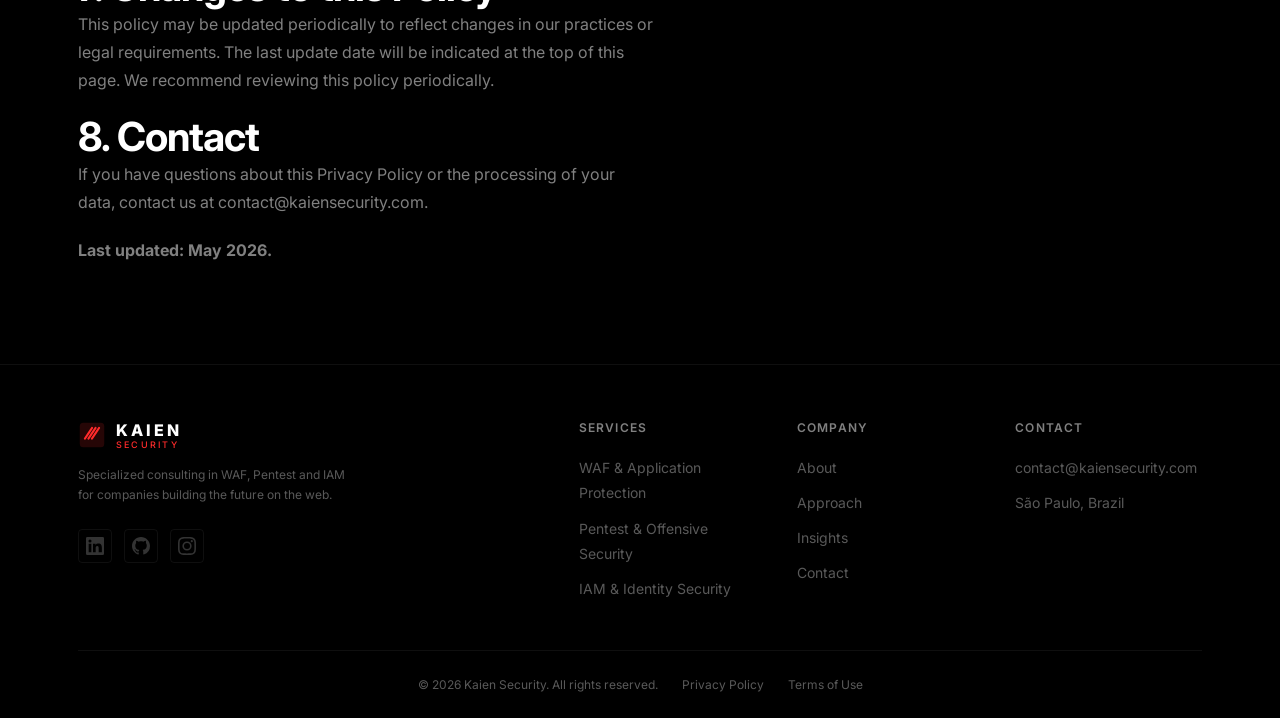
<file: Projeto Teste/privacy.html>
<!DOCTYPE html>
<html lang="pt-BR" dir="ltr">
<head>
    <meta charset="utf-8">
    <meta name="viewport" content="width=device-width, initial-scale=1.0">
    <meta http-equiv="X-UA-Compatible" content="IE=edge">

    <title data-i18n="privacy_page_title">Política de Privacidade — Kaien Security</title>
    <meta name="description" content="Política de Privacidade da Kaien Security. Saiba como coletamos, usamos e protegemos seus dados pessoais.">

    <link rel="preconnect" href="https://fonts.googleapis.com">
    <link rel="preconnect" href="https://fonts.gstatic.com" crossorigin>
    <link rel="stylesheet" href="https://fonts.googleapis.com/css2?family=Inter:wght@300;400;500;600;700;800&display=swap">

    <link rel="icon" href="data:image/svg+xml,<svg xmlns='http://www.w3.org/2000/svg' viewBox='0 0 100 100'><text y='.9em' font-size='90'>K</text></svg>">

    <link rel="stylesheet" href="css/style.css">

    <meta name="theme-color" content="#000000">
</head>

<body>
    <a class="skip-link" href="#main-content" data-i18n="skip_link">Pular para o conteúdo principal</a>

    <!-- NAVIGATION -->
    <header class="site-header" role="banner">
        <nav class="navbar" aria-label="Navegação principal">
            <a href="index.html" class="navbar__logo" aria-label="Kaien Security — Início">
                <svg class="navbar__logo-icon" width="32" height="32" viewBox="0 0 32 32" fill="none" aria-hidden="true" xmlns="http://www.w3.org/2000/svg">
                    <rect x="2" y="2" width="28" height="28" rx="4" fill="#ff2b2b" opacity="0.15"/>
                    <path d="M8 20 L16 8" stroke="#ff2b2b" stroke-width="2.5" stroke-linecap="round"/>
                    <path d="M12 20 L20 8" stroke="#ff2b2b" stroke-width="2.5" stroke-linecap="round"/>
                    <path d="M16 20 L24 8" stroke="#ff2b2b" stroke-width="2.5" stroke-linecap="round"/>
                </svg>
                <div class="navbar__logo-wordmark">
                    <span class="navbar__logo-text">KAIEN</span>
                    <span class="navbar__logo-sub">SECURITY</span>
                </div>
            </a>

            <ul class="navbar__links" role="list">
                <li><a href="index.html#servicos" data-i18n="nav_servicos">Serviços</a></li>
                <li><a href="sobre.html" data-i18n="nav_sobre">Sobre</a></li>
                <li><a href="index.html#abordagem" data-i18n="nav_abordagem">Abordagem</a></li>
                <li><a href="index.html#insights" data-i18n="nav_insights">Insights</a></li>
                <li><a href="index.html#contato" data-i18n="nav_contato">Contato</a></li>
            </ul>

            <button class="lang-toggle" id="lang-toggle" aria-label="Alterar idioma">
                <span class="lang-toggle__pt active">PT-BR</span>
                <span class="lang-toggle__divider">/</span>
                <span class="lang-toggle__en">EN</span>
            </button>

            <a href="index.html#contato" class="btn btn--primary navbar__cta" data-i18n="cta_talk">
                Falar com um especialista
                <svg width="14" height="14" viewBox="0 0 14 14" fill="none" aria-hidden="true"><path d="M1 7h12M8 2l5 5-5 5" stroke="currentColor" stroke-width="1.5" stroke-linecap="round"/></svg>
            </a>

            <button class="navbar__toggle" aria-label="Abrir menu" aria-expanded="false" aria-controls="mobile-menu">
                <span class="navbar__toggle-icon" aria-hidden="true"></span>
            </button>
        </nav>
    </header>

    <div class="mobile-menu" id="mobile-menu" role="dialog" aria-label="Navegação mobile">
        <ul role="list">
            <li><a href="index.html#servicos" data-i18n="nav_servicos">Serviços</a></li>
            <li><a href="sobre.html" data-i18n="nav_sobre">Sobre</a></li>
            <li><a href="index.html#abordagem" data-i18n="nav_abordagem">Abordagem</a></li>
            <li><a href="index.html#insights" data-i18n="nav_insights">Insights</a></li>
            <li><a href="index.html#contato" data-i18n="nav_contato">Contato</a></li>
            <li><a href="index.html#contato" class="btn btn--primary" data-i18n="cta_talk">Falar com um especialista</a></li>
        </ul>
    </div>


    <main id="main-content">

        <!-- PAGE HEADER -->
        <section class="hero section">
            <div class="container hero__inner">
                <div class="hero__content">
                    <p class="hero__tagline" data-i18n="privacy_tagline">
                        <span class="hero__tagline-line" aria-hidden="true"></span>
                        Legal
                    </p>
                    <h1 class="hero__title" data-i18n="privacy_title">
                        Política de<br>
                        <span class="text-accent">Privacidade.</span>
                    </h1>
                    <p class="hero__description" data-i18n="privacy_lead">
                        Como coletamos, usamos e protegemos<br>
                        seus dados pessoais.
                    </p>
                </div>
            </div>
        </section>

        <!-- PRIVACY POLICY CONTENT -->
        <section class="about-story section">
            <div class="container about-story__inner">
                <div class="about-story__text">

                    <h2 data-i18n="privacy_sec1_title">1. Coleta de Dados</h2>
                    <p data-i18n="privacy_sec1_text">
                        Coletamos dados pessoais que você nos fornece voluntariamente ao entrar em contato,
                        preencher formulários, solicitar serviços ou se inscrever em nossa newsletter.
                        Isso inclui nome, e-mail, empresa, cargo e informações de contato.
                        Também coletamos automaticamente dados de navegação como endereço IP, tipo de
                        navegador, páginas visitadas e tempo de permanência no site.
                    </p>

                    <h2 data-i18n="privacy_sec2_title">2. Finalidade da Coleta</h2>
                    <p data-i18n="privacy_sec2_text">
                        Utilizamos seus dados para: responder a solicitações de contato; fornecer e personalizar
                        nossos serviços de consultoria; enviar comunicados e atualizações relevantes; melhorar
                        a experiência do nosso site e serviços; cumprir obrigações legais e regulatórias.
                    </p>

                    <h2 data-i18n="privacy_sec3_title">3. Armazenamento e Segurança</h2>
                    <p data-i18n="privacy_sec3_text">
                        Seus dados são armazenados em sistemas seguros com controles de acesso restrito.
                        Utilizamos criptografia, firewalls e procedimentos de segurança para proteger
                        suas informações contra acesso não autorizado, perda ou alteração. Os dados são
                        retidos apenas pelo tempo necessário para cumprir as finalidades declaradas.
                    </p>

                    <h2 data-i18n="privacy_sec4_title">4. Compartilhamento de Dados</h2>
                    <p data-i18n="privacy_sec4_text">
                        Não vendemos ou compartilhamos seus dados pessoais com terceiros para fins de
                        marketing. Podemos compartilhar informações apenas com parceiros de infraestrutura
                        (hospedagem, análise de site) que possuem compromissos contratuais de proteção
                        de dados, ou quando exigido por lei.
                    </p>

                    <h2 data-i18n="privacy_sec5_title">5. Cookies e Tecnologias de Rastreamento</h2>
                    <p data-i18n="privacy_sec5_text">
                        Nosso site pode utilizar cookies e tecnologias semelhantes para melhorar a experiência
                        de navegação, analisar o uso do site e personalizar o conteúdo. Você pode controlar
                        a aceitação de cookies através das configurações do seu navegador.
                    </p>

                    <h2 data-i18n="privacy_sec6_title">6. Seus Direitos</h2>
                    <p data-i18n="privacy_sec6_text">
                        Você tem o direito de acessar, corrigir ou solicitar a exclusão dos seus dados pessoais.
                        Pode também revogar o consentimento a qualquer momento, solicitar a portabilidade de
                        dados ou se opor ao processamento. Para exercer esses direitos, entre em contato
                        pelo e-mail contact@kaiensecurity.com.
                    </p>

                    <h2 data-i18n="privacy_sec7_title">7. Alterações nesta Política</h2>
                    <p data-i18n="privacy_sec7_text">
                        Esta política pode ser atualizada periodicamente para refletir mudanças em nossas
                        práticas ou exigências legais. A data da última atualização será indicada no topo
                        desta página. Recomendamos que você revise esta política periodicamente.
                    </p>

                    <h2 data-i18n="privacy_sec8_title">8. Contato</h2>
                    <p data-i18n="privacy_sec8_text">
                        Caso tenha dúvidas sobre esta Política de Privacidade ou sobre o tratamento dos seus
                        dados, entre em contato conosco pelo e-mail contact@kaiensecurity.com.
                    </p>

                    <p data-i18n="privacy_updated"><strong>Última atualização: Maio de 2026.</strong></p>

                </div>
            </div>
        </section>

    </main>

    <!-- FOOTER -->
    <footer class="site-footer" role="contentinfo">
        <div class="container">
            <div class="site-footer__inner">
                <div class="site-footer__brand">
                    <a href="index.html" class="site-footer__logo" aria-label="Kaien Security — Início">
                        <svg class="site-footer__logo-icon" width="28" height="28" viewBox="0 0 32 32" fill="none" aria-hidden="true" xmlns="http://www.w3.org/2000/svg">
                            <rect x="2" y="2" width="28" height="28" rx="4" fill="#ff2b2b" opacity="0.15"/>
                            <path d="M8 20 L16 8" stroke="#ff2b2b" stroke-width="2.5" stroke-linecap="round"/>
                            <path d="M12 20 L20 8" stroke="#ff2b2b" stroke-width="2.5" stroke-linecap="round"/>
                            <path d="M16 20 L24 8" stroke="#ff2b2b" stroke-width="2.5" stroke-linecap="round"/>
                        </svg>
                        <div class="site-footer__logo-wordmark">
                            <span class="site-footer__logo-text">KAIEN</span>
                            <span class="site-footer__logo-sub">SECURITY</span>
                        </div>
                    </a>
                    <p class="site-footer__description" data-i18n="footer_desc">
                        Consultoria especializada em WAF, Pentest e IAM para empresas que constroem o futuro na web.
                    </p>
                    <div class="site-footer__social" role="list" aria-label="Redes sociais">
                        <a href="https://linkedin.com/company/kaiensecurity" rel="noopener noreferrer" target="_blank" aria-label="LinkedIn" role="listitem">
                            <svg width="18" height="18" viewBox="0 0 24 24" fill="currentColor" aria-hidden="true"><path d="M20.45 20.45h-3.56v-5.57c0-1.33-.02-3.04-1.85-3.04-1.85 0-2.14 1.45-2.14 2.94v5.67H9.34V9h3.41v1.56h.05a3.83 3.83 0 013.69-1.85c3.94 0 4.67 2.6 4.67 6v5.74zM5.34 7.43a2.06 2.06 0 11-.01-4.13 2.06 2.06 0 01.01 4.13zM7.12 20.45H3.56V9h3.56v11.45zM22.22 0H1.77A1.75 1.75 0 000 1.73v20.54A1.75 1.75 0 001.77 24h20.45A1.75 1.75 0 0024 22.27V1.73A1.75 1.75 0 0022.22 0z"/></svg>
                        </a>
                        <a href="https://github.com/kaiensecurity" rel="noopener noreferrer" target="_blank" aria-label="GitHub" role="listitem">
                            <svg width="18" height="18" viewBox="0 0 24 24" fill="currentColor" aria-hidden="true"><path d="M12 0C5.37 0 0 5.37 0 12c0 5.31 3.435 9.795 8.205 11.385.6.105.825-.255.825-.57 0-.285-.015-1.23-.015-2.235-3.015.555-3.795-.735-4.035-1.41-.135-.345-.72-1.41-1.23-1.695-.42-.225-1.02-.78-.015-.795.945-.015 1.62.87 1.845 1.23 1.08 1.815 2.805 1.305 3.495.99.105-.78.42-1.305.765-1.605-2.67-.3-5.46-1.335-5.46-5.925 0-1.305.465-2.385 1.23-3.225-.12-.3-.54-1.53.12-3.18 0 0 1.005-.315 3.3 1.23.96-.27 1.98-.405 3-.405s2.04.135 3 .405c2.295-1.56 3.3-1.23 3.3-1.23.66 1.65.24 2.88.12 3.18.765.84 1.23 1.905 1.23 3.225 0 4.605-2.805 5.625-5.475 5.925.435.375.81 1.095.81 2.22 0 1.605-.015 2.895-.015 3.3 0 .315.225.69.825.57A12.02 12.02 0 0024 12c0-6.63-5.37-12-12-12z"/></svg>
                        </a>
                        <a href="https://instagram.com/kaiensecurity" rel="noopener noreferrer" target="_blank" aria-label="Instagram" role="listitem">
                            <svg width="18" height="18" viewBox="0 0 24 24" fill="currentColor" aria-hidden="true"><path d="M12 2.163c3.204 0 3.584.012 4.85.07 3.252.148 4.771 1.691 4.919 4.919.058 1.265.069 1.645.069 4.849 0 3.205-.012 3.584-.069 4.849-.149 3.225-1.664 4.771-4.919 4.919-1.266.058-1.644.07-4.85.07-3.204 0-3.584-.012-4.849-.07-3.26-.149-4.771-1.699-4.919-4.92-.058-1.265-.07-1.644-.07-4.849 0-3.204.013-3.583.07-4.849.149-3.227 1.664-4.771 4.919-4.919 1.266-.057 1.645-.069 4.849-.069zM12 0C8.741 0 8.333.014 7.053.072 2.695.272.273 2.69.073 7.052.014 8.333 0 8.741 0 12c0 3.259.014 3.668.072 4.948.2 4.358 2.618 6.78 6.98 6.98C8.333 23.986 8.741 24 12 24c3.259 0 3.668-.014 4.948-.072 4.354-.2 6.782-2.618 6.979-6.98.059-1.28.073-1.689.073-4.948 0-3.259-.014-3.667-.072-4.947-.196-4.354-2.617-6.78-6.979-6.98C15.668.014 15.259 0 12 0zm0 5.838a6.162 6.162 0 100 12.324 6.162 6.162 0 000-12.324zM12 16a4 4 0 110-8 4 4 0 010 8zm6.406-11.845a1.44 1.44 0 100 2.881 1.44 1.44 0 000-2.881z"/></svg>
                        </a>
                    </div>
                </div>

                <div class="site-footer__nav">
                    <div class="site-footer__column">
                        <h4 data-i18n="footer_servicos">Serviços</h4>
                        <ul role="list">
                            <li><a href="index.html#servicos" data-i18n="footer_svc1">WAF & Proteção de Aplicações</a></li>
                            <li><a href="index.html#servicos" data-i18n="footer_svc2">Pentest & Offensive Security</a></li>
                            <li><a href="index.html#servicos" data-i18n="footer_svc3">IAM & Segurança de Identidades</a></li>
                        </ul>
                    </div>
                    <div class="site-footer__column">
                        <h4 data-i18n="footer_empresa">Empresa</h4>
                        <ul role="list">
                            <li><a href="sobre.html" data-i18n="footer_sobre">Sobre</a></li>
                            <li><a href="index.html#abordagem" data-i18n="footer_abordagem">Abordagem</a></li>
                            <li><a href="index.html#insights" data-i18n="footer_insights">Insights</a></li>
                            <li><a href="index.html#contato" data-i18n="footer_contato_link">Contato</a></li>
                        </ul>
                    </div>
                    <div class="site-footer__column">
                        <h4 data-i18n="footer_contato">Contato</h4>
                        <ul role="list">
                            <li><a href="mailto:contact@kaiensecurity.com">contact@kaiensecurity.com</a></li>
                            <li><span data-i18n="footer_location">São Paulo, Brasil</span></li>
                        </ul>
                    </div>
                </div>
            </div>

            <div class="site-footer__bottom">
                <p data-i18n="footer_copy">© 2026 Kaien Security. Todos os direitos reservados.</p>
                <div class="site-footer__legal">
                    <a href="privacy.html" data-i18n="footer_privacy">Política de Privacidade</a>
                    <a href="terms.html" data-i18n="footer_terms">Termos de Uso</a>
                </div>
            </div>
        </div>
    </footer>

    <!-- WhatsApp Floating Button -->
    <a href="https://wa.me/5511943952017" target="_blank" rel="noopener noreferrer" class="whatsapp-float" aria-label="Fale conosco pelo WhatsApp">
        <svg width="24" height="24" viewBox="0 0 24 24" fill="white" xmlns="http://www.w3.org/2000/svg" aria-hidden="true">
            <path d="M17.472 14.382c-.297-.149-1.758-.867-2.03-.967-.273-.099-.471-.148-.67.15-.197.297-.767.966-.94 1.164-.173.199-.347.223-.644.075-.297-.15-1.255-.463-2.39-1.475-.883-.788-1.48-1.761-1.653-2.059-.173-.297-.018-.458.13-.606.134-.133.298-.347.446-.52.149-.174.198-.298.298-.497.099-.198.05-.371-.025-.52-.075-.149-.669-1.612-.916-2.207-.242-.579-.487-.5-.669-.51-.173-.008-.371-.01-.57-.01-.198 0-.52.074-.792.372-.272.297-1.04 1.016-1.04 2.479 0 1.462 1.065 2.875 1.213 3.074.149.198 2.096 3.2 5.077 4.487.709.306 1.262.489 1.694.625.712.227 1.36.195 1.871.118.571-.085 1.758-.719 2.006-1.413.248-.694.248-1.289.173-1.413-.074-.124-.272-.198-.57-.347m-5.421 7.403h-.004a9.87 9.87 0 01-5.031-1.378l-.361-.214-3.741.982.998-3.648-.235-.374a9.86 9.86 0 01-1.51-5.26c.001-5.45 4.436-9.884 9.888-9.884 2.64 0 5.122 1.03 6.988 2.898a9.825 9.825 0 012.893 6.994c-.003 5.45-4.437 9.884-9.885 9.884m8.413-18.297A11.815 11.815 0 0012.05 0C5.495 0 .16 5.335.157 11.892c0 2.096.547 4.142 1.588 5.945L.057 24l6.305-1.654a11.882 11.882 0 005.683 1.448h.005c6.554 0 11.89-5.335 11.893-11.893a11.821 11.821 0 00-3.48-8.413z"/>
        </svg>
        <span class="whatsapp-float__text" data-i18n="whatsapp_text">Falar com especialista</span>
    </a>

    <script nonce="kaien2024" src="js/wave.js"></script>
    <script nonce="kaien2024" src="js/i18n.js"></script>
    <script nonce="kaien2024" src="js/main.js"></script>
</body>
</html>
</file>
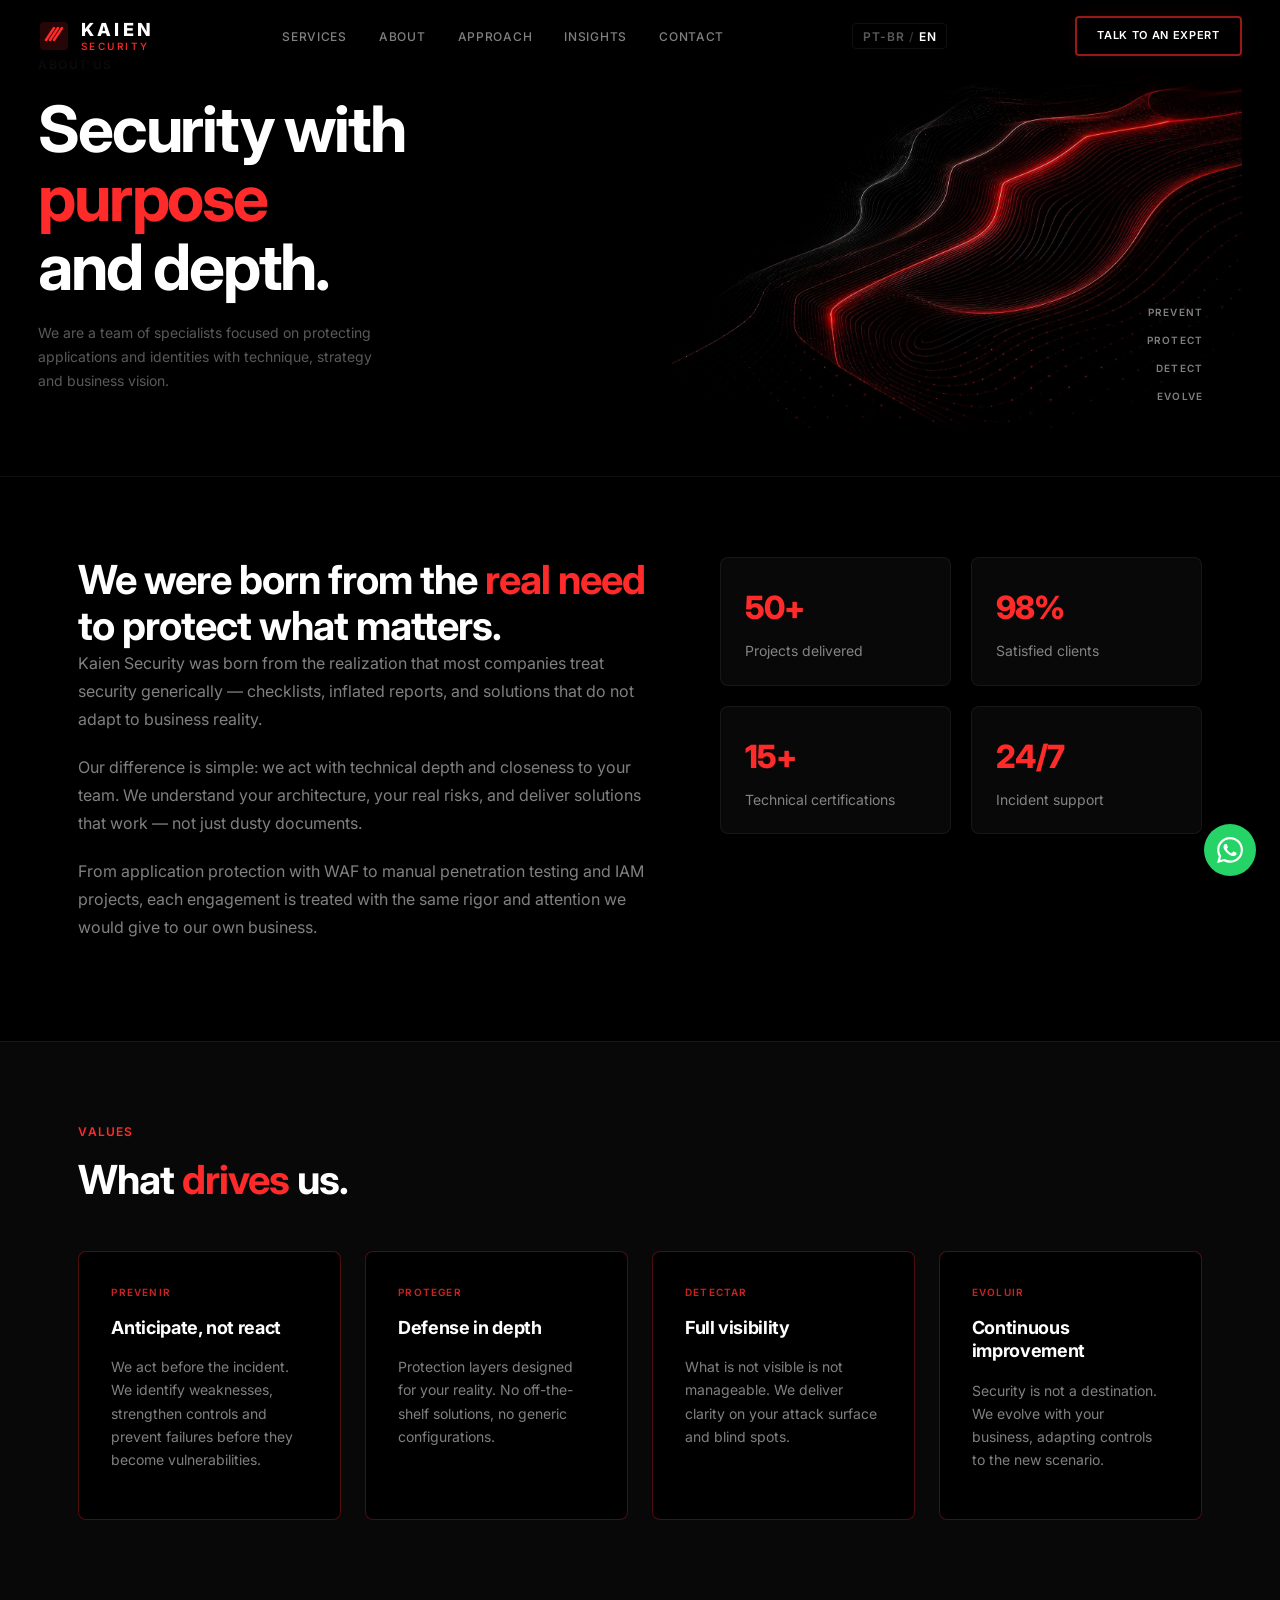
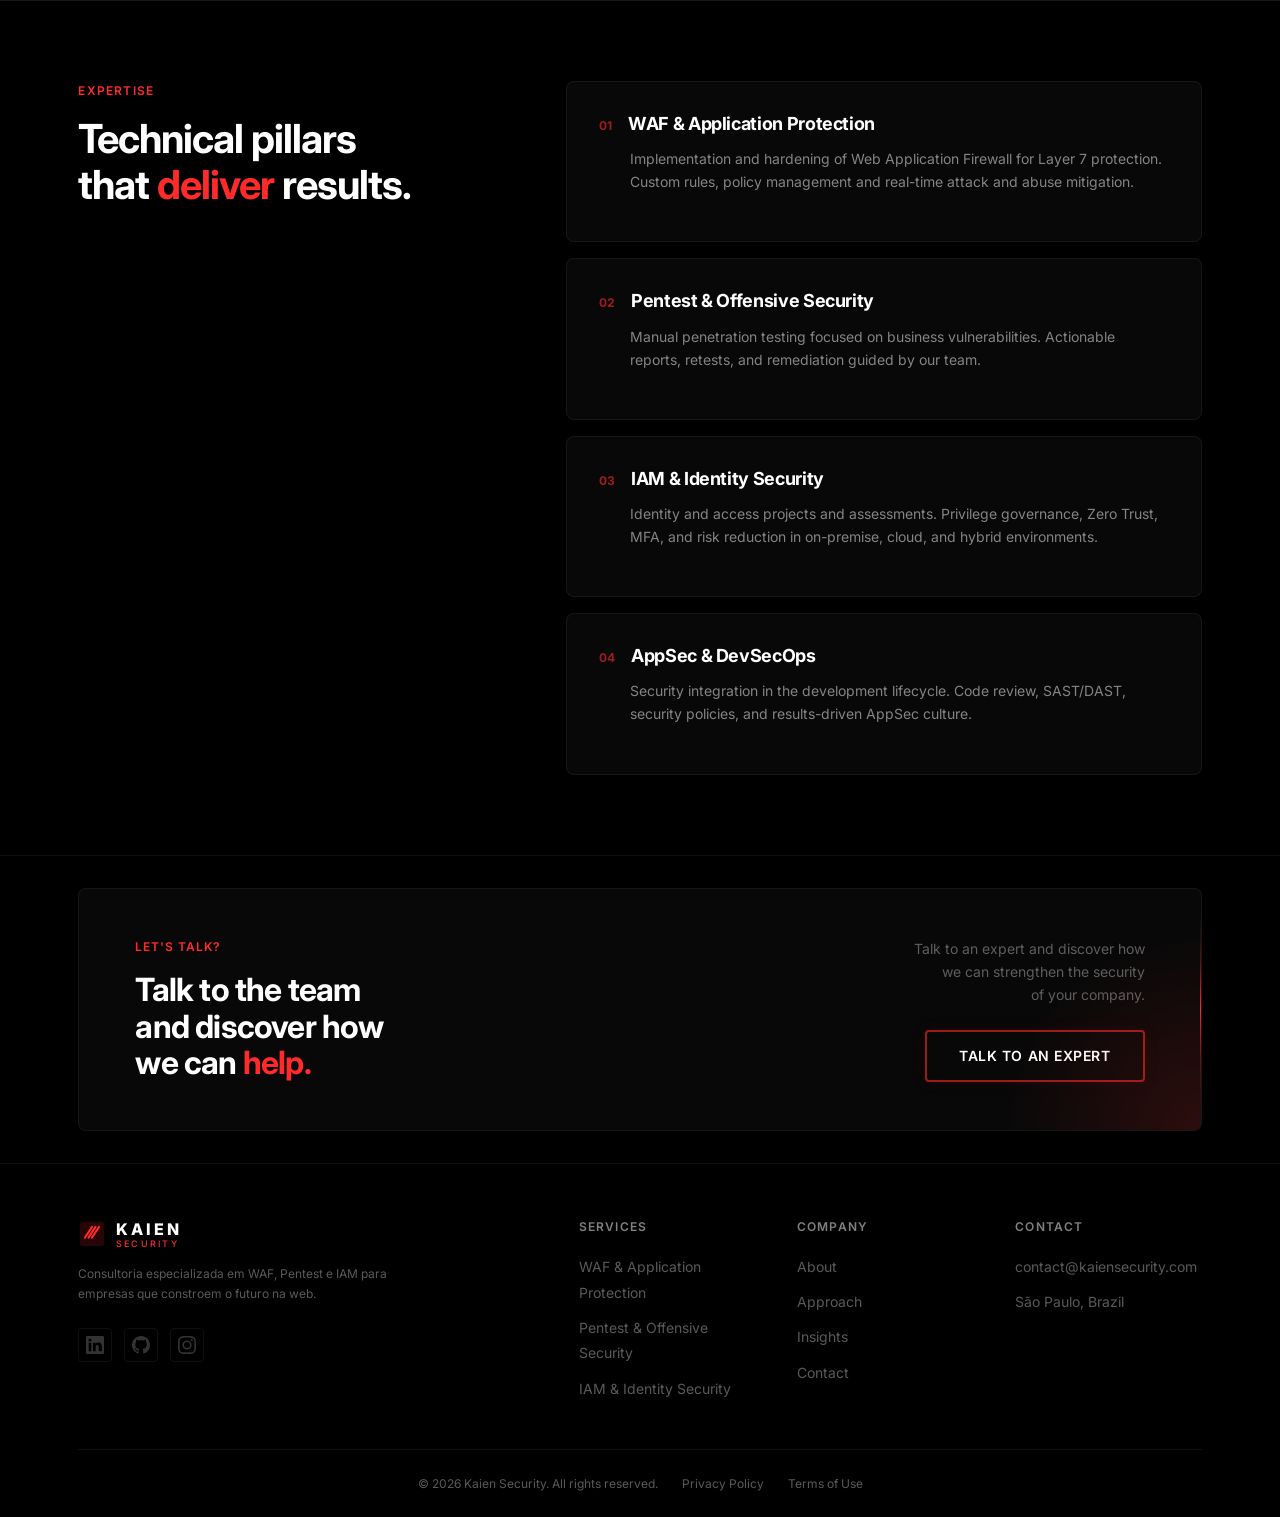
<file: Projeto Teste/sobre.html>
<!DOCTYPE html>
<html lang="pt-BR" dir="ltr">
<head>
    <meta charset="utf-8">
    <meta name="viewport" content="width=device-width, initial-scale=1.0">
    <meta http-equiv="X-UA-Compatible" content="IE=edge">

    <title>Sobre — Kaien Security</title>
    <meta name="description" content="Conheça a Kaien Security. Consultoria especializada em WAF, Pentest e IAM com foco em resultados reais.">

    <link rel="preconnect" href="https://fonts.googleapis.com">
    <link rel="preconnect" href="https://fonts.gstatic.com" crossorigin>
    <link rel="stylesheet" href="https://fonts.googleapis.com/css2?family=Inter:wght@300;400;500;600;700;800&display=swap">

    <link rel="icon" href="data:image/svg+xml,<svg xmlns='http://www.w3.org/2000/svg' viewBox='0 0 100 100'><text y='.9em' font-size='90'>K</text></svg>">

    <link rel="stylesheet" href="css/style.css">

    <meta name="theme-color" content="#000000">
</head>

<body>
    <a class="skip-link" href="#main-content" data-i18n="skip_link">Pular para o conteúdo principal</a>

    <!-- ============================================================
         NAVIGATION
         ============================================================ -->
    <header class="site-header" role="banner">
        <nav class="navbar" aria-label="Navegação principal">
            <a href="index.html" class="navbar__logo" aria-label="Kaien Security — Início">
                <svg class="navbar__logo-icon" width="32" height="32" viewBox="0 0 32 32" fill="none" aria-hidden="true" xmlns="http://www.w3.org/2000/svg">
                    <rect x="2" y="2" width="28" height="28" rx="4" fill="#ff2b2b" opacity="0.15"/>
                    <path d="M8 20 L16 8" stroke="#ff2b2b" stroke-width="2.5" stroke-linecap="round"/>
                    <path d="M12 20 L20 8" stroke="#ff2b2b" stroke-width="2.5" stroke-linecap="round"/>
                    <path d="M16 20 L24 8" stroke="#ff2b2b" stroke-width="2.5" stroke-linecap="round"/>
                </svg>
                <div class="navbar__logo-wordmark">
                    <span class="navbar__logo-text">KAIEN</span>
                    <span class="navbar__logo-sub">SECURITY</span>
                </div>
            </a>

            <ul class="navbar__links" role="list">
                <li><a href="index.html#servicos" data-i18n="nav_servicos">Serviços</a></li>
                <li><a href="sobre.html" data-i18n="nav_sobre">Sobre</a></li>
                <li><a href="index.html#abordagem" data-i18n="nav_abordagem">Abordagem</a></li>
                <li><a href="index.html#insights" data-i18n="nav_insights">Insights</a></li>
                <li><a href="index.html#contato" data-i18n="nav_contato">Contato</a></li>
            </ul>

            <button class="lang-toggle" id="lang-toggle" aria-label="Alterar idioma">
                <span class="lang-toggle__pt active">PT-BR</span>
                <span class="lang-toggle__divider">/</span>
                <span class="lang-toggle__en">EN</span>
            </button>

            <a href="index.html#contato" class="btn btn--primary navbar__cta" data-i18n="cta_talk">
                Falar com um especialista
                <svg width="14" height="14" viewBox="0 0 14 14" fill="none" aria-hidden="true"><path d="M1 7h12M8 2l5 5-5 5" stroke="currentColor" stroke-width="1.5" stroke-linecap="round"/></svg>
            </a>

            <button class="navbar__toggle" aria-label="Abrir menu" aria-expanded="false" aria-controls="mobile-menu">
                <span class="navbar__toggle-icon" aria-hidden="true"></span>
            </button>
        </nav>

    </header>

    <div class="mobile-menu" id="mobile-menu" role="dialog" aria-label="Navegação mobile">
        <ul role="list">
            <li><a href="index.html#servicos" data-i18n="nav_servicos">Serviços</a></li>
            <li><a href="sobre.html" data-i18n="nav_sobre">Sobre</a></li>
            <li><a href="index.html#abordagem" data-i18n="nav_abordagem">Abordagem</a></li>
            <li><a href="index.html#insights" data-i18n="nav_insights">Insights</a></li>
            <li><a href="index.html#contato" data-i18n="nav_contato">Contato</a></li>
            <li><a href="index.html#contato" class="btn btn--primary" data-i18n="cta_talk">Falar com um especialista</a></li>
        </ul>
    </div>

    <main id="main-content">

        <!-- ============================================================
             PAGE HEADER (hero-style)
             ============================================================ -->
        <section class="hero section">
            <div class="container hero__inner">
                <div class="hero__content">
                    <p class="hero__tagline" data-i18n="sobre_tagline">
                        <span class="hero__tagline-line" aria-hidden="true"></span>
                        Sobre nós
                    </p>
                    <h1 class="hero__title" data-i18n="sobre_title">
                        Segurança com<br>
                        <span class="text-accent">propósito</span><br>
                        e profundidade.
                    </h1>
                    <p class="hero__description" data-i18n="sobre_lead">
                        Somos um time de especialistas focados em proteger<br>
                        aplicações e identidades com técnica, estratégia<br>
                        e visão de negócio.
                    </p>
                </div>

                <div class="hero__visual" aria-hidden="true">
                    <img class="hero__canvas" src="Onda.jpg" alt="" loading="lazy">
                    <div class="hero__labels">
                        <span data-i18n="hero_prevenir">Prevenir</span>
                        <span data-i18n="hero_proteger">Proteger</span>
                        <span data-i18n="hero_detectar">Detectar</span>
                        <span data-i18n="hero_evoluir">Evoluir</span>
                    </div>
                </div>
            </div>
        </section>

        <!-- ============================================================
             ABOUT STORY
             ============================================================ -->
        <section class="about-story section">
            <div class="container about-story__inner">
                <div class="about-story__text">
                    <h2 class="section__title" data-i18n="sobre_story_title">
                        Nascemos da <span class="text-accent">necessidade real</span><br>
                        de proteger o que importa.
                    </h2>
                    <p data-i18n="sobre_story_p1">
                        A Kaien Security nasceu da constatação de que a maioria das empresas
                        trata segurança de forma genérica — checklists, relatórios inflados
                        e soluções que não se adaptam à realidade do negócio.
                    </p>
                    <p data-i18n="sobre_story_p2">
                        Nosso diferencial é simples: atuamos com profundidade técnica e
                        proximidade com o seu time. Entendemos a sua arquitetura, os seus
                        riscos reais e entregamos soluções que funcionam — não apenas
                        documentos que empoeiram.
                    </p>
                    <p data-i18n="sobre_story_p3">
                        Desde a proteção de aplicações com WAF até testes de invasão
                        manuais e projetos de IAM, cada engajamento é tratado com o mesmo
                        rigor e atenção que daríamos ao nosso próprio negócio.
                    </p>
                </div>

                <div class="about-story__stats">
                    <div class="stat-card reveal">
                        <span class="stat-card__number" data-i18n="stat_projects">50+</span>
                        <span class="stat-card__label" data-i18n="stat_projects_label">Projetos entregues</span>
                    </div>
                    <div class="stat-card reveal">
                        <span class="stat-card__number" data-i18n="stat_satisfied">98%</span>
                        <span class="stat-card__label" data-i18n="stat_satisfied_label">Clientes satisfeitos</span>
                    </div>
                    <div class="stat-card reveal">
                        <span class="stat-card__number" data-i18n="stat_certs">15+</span>
                        <span class="stat-card__label" data-i18n="stat_certs_label">Certificações técnicas</span>
                    </div>
                    <div class="stat-card reveal">
                        <span class="stat-card__number" data-i18n="stat_support">24/7</span>
                        <span class="stat-card__label" data-i18n="stat_support_label">Suporte em incidentes</span>
                    </div>
                </div>
            </div>
        </section>

        <!-- ============================================================
             VALUES
             ============================================================ -->
        <section class="about-values section">
            <div class="container">
                <div class="about-values__header">
                    <p class="section__label" data-i18n="sobre_values_label">Valores</p>
                    <h2 class="section__title" data-i18n="sobre_values_title">
                        O que nos <span class="text-accent">move.</span>
                    </h2>
                </div>

                <div class="about-values__grid">
                    <div class="value-card reveal">
                        <span class="value-card__icon" aria-hidden="true">Prevenir</span>
                        <h3 class="value-card__title" data-i18n="value1_title">Antecipar, não reagir</h3>
                        <p class="value-card__text" data-i18n="value1_text">
                            Atuamos antes do incidente. Identificamos fraquezas,
                            fortalecemos controles e prevenimos falhas antes que
                            se tornem brechas.
                        </p>
                    </div>

                    <div class="value-card reveal">
                        <span class="value-card__icon" aria-hidden="true">Proteger</span>
                        <h3 class="value-card__title" data-i18n="value2_title">Defesa em profundidade</h3>
                        <p class="value-card__text" data-i18n="value2_text">
                            Camadas de proteção pensadas para a sua realidade.
                            Sem soluções de prateleira, sem configurações genéricas.
                        </p>
                    </div>

                    <div class="value-card reveal">
                        <span class="value-card__icon" aria-hidden="true">Detectar</span>
                        <h3 class="value-card__title" data-i18n="value3_title">Visibilidade total</h3>
                        <p class="value-card__text" data-i18n="value3_text">
                            O que não é visível não é gerenciável. Entregamos
                            clareza sobre sua superfície de ataque e pontos cegos.
                        </p>
                    </div>

                    <div class="value-card reveal">
                        <span class="value-card__icon" aria-hidden="true">Evoluir</span>
                        <h3 class="value-card__title" data-i18n="value4_title">Melhoria contínua</h3>
                        <p class="value-card__text" data-i18n="value4_text">
                            Segurança não é ponto de chegada. Evoluimos junto com
                            seu negócio, adaptando controles ao novo cenário.
                        </p>
                    </div>
                </div>
            </div>
        </section>

        <!-- ============================================================
             EXPERTISE
             ============================================================ -->
        <section class="about-expertise section">
            <div class="container about-expertise__inner">
                <div class="about-expertise__text">
                    <p class="section__label" data-i18n="sobre_expertise_label">Expertise</p>
                    <h2 class="section__title" data-i18n="sobre_expertise_title">
                        Pilares técnicos<br>
                        que <span class="text-accent">entregam</span> resultado.
                    </h2>
                </div>

                <div class="about-expertise__list">
                    <div class="expertise-item reveal">
                        <div class="expertise-item__header">
                            <span class="expertise-item__number">01</span>
                            <h3 class="expertise-item__title" data-i18n="expertise1_title">WAF & Proteção de Aplicações</h3>
                        </div>
                        <p class="expertise-item__text" data-i18n="expertise1_text">
                            Implementação e hardening de Web Application Firewall para
                            proteção Layer 7. Regras personalizadas, gestão de políticas
                            e mitigação de ataques e abusos em tempo real.
                        </p>
                    </div>

                    <div class="expertise-item reveal">
                        <div class="expertise-item__header">
                            <span class="expertise-item__number">02</span>
                            <h3 class="expertise-item__title" data-i18n="expertise2_title">Pentest & Offensive Security</h3>
                        </div>
                        <p class="expertise-item__text" data-i18n="expertise2_text">
                            Testes de invasão manuais com foco em vulnerabilidades de
                            negócio. Relatórios acionáveis, reprovações e remediação
                            guiada pelo nosso time.
                        </p>
                    </div>

                    <div class="expertise-item reveal">
                        <div class="expertise-item__header">
                            <span class="expertise-item__number">03</span>
                            <h3 class="expertise-item__title" data-i18n="expertise3_title">IAM & Segurança de Identidades</h3>
                        </div>
                        <p class="expertise-item__text" data-i18n="expertise3_text">
                            Projetos e avaliações de identidade e acesso. Governança de
                            privilégios, Zero Trust, MFA e redução de risco em ambientes
                            on-premise, cloud e híbridos.
                        </p>
                    </div>

                    <div class="expertise-item reveal">
                        <div class="expertise-item__header">
                            <span class="expertise-item__number">04</span>
                            <h3 class="expertise-item__title" data-i18n="expertise4_title">AppSec & DevSecOps</h3>
                        </div>
                        <p class="expertise-item__text" data-i18n="expertise4_text">
                            Integração de segurança no ciclo de vida de desenvolvimento.
                            Code review, SAST/DAST, políticas de segurança e cultura
                            AppSec orientada a resultados.
                        </p>
                    </div>
                </div>
            </div>
        </section>

        <!-- ============================================================
             CTA SECTION
             ============================================================ -->
        <section id="contato" class="cta section" aria-labelledby="cta-heading">
            <div class="container">
                <div class="cta__inner reveal">
                    <div class="cta__left">
                        <p class="cta__label" data-i18n="sobre_cta_label">Vamos conversar?</p>
                        <h2 id="cta-heading" class="cta__title" data-i18n="sobre_cta_title">
                            Converse com o time<br>
                            e descubra como<br>
                            podemos <span class="text-accent">ajudar.</span>
                        </h2>
                    </div>
                    <div class="cta__right">
                        <p class="cta__text" data-i18n="sobre_cta_text">
                            Fale com um especialista e descubra como<br>
                            podemos fortalecer a segurança<br>
                            da sua empresa.
                        </p>
                        <a href="contato.html" class="btn btn--primary btn--cta" data-i18n="cta_talk">
                            Falar com um especialista
                            <svg width="14" height="14" viewBox="0 0 14 14" fill="none" aria-hidden="true"><path d="M1 7h12M8 2l5 5-5 5" stroke="currentColor" stroke-width="1.5" stroke-linecap="round"/></svg>
                        </a>
                    </div>
                </div>
            </div>
        </section>

    </main>

    <!-- ============================================================
         FOOTER
         ============================================================ -->
    <footer class="site-footer" role="contentinfo">
        <div class="container">
            <div class="site-footer__inner">
                <div class="site-footer__brand">
                    <a href="index.html" class="site-footer__logo" aria-label="Kaien Security — Início">
                        <svg class="site-footer__logo-icon" width="28" height="28" viewBox="0 0 32 32" fill="none" aria-hidden="true" xmlns="http://www.w3.org/2000/svg">
                            <rect x="2" y="2" width="28" height="28" rx="4" fill="#ff2b2b" opacity="0.15"/>
                            <path d="M8 20 L16 8" stroke="#ff2b2b" stroke-width="2.5" stroke-linecap="round"/>
                            <path d="M12 20 L20 8" stroke="#ff2b2b" stroke-width="2.5" stroke-linecap="round"/>
                            <path d="M16 20 L24 8" stroke="#ff2b2b" stroke-width="2.5" stroke-linecap="round"/>
                        </svg>
                        <div class="site-footer__logo-wordmark">
                            <span class="site-footer__logo-text">KAIEN</span>
                            <span class="site-footer__logo-sub">SECURITY</span>
                        </div>
                    </a>
                    <p class="site-footer__description">
                        Consultoria especializada em WAF, Pentest e IAM para empresas que constroem o futuro na web.
                    </p>
                    <div class="site-footer__social" role="list" aria-label="Redes sociais">
                        <a href="https://linkedin.com/company/kaiensecurity" rel="noopener noreferrer" target="_blank" aria-label="LinkedIn" role="listitem">
                            <svg width="18" height="18" viewBox="0 0 24 24" fill="currentColor" aria-hidden="true"><path d="M20.45 20.45h-3.56v-5.57c0-1.33-.02-3.04-1.85-3.04-1.85 0-2.14 1.45-2.14 2.94v5.67H9.34V9h3.41v1.56h.05a3.83 3.83 0 013.69-1.85c3.94 0 4.67 2.6 4.67 6v5.74zM5.34 7.43a2.06 2.06 0 11-.01-4.13 2.06 2.06 0 01.01 4.13zM7.12 20.45H3.56V9h3.56v11.45zM22.22 0H1.77A1.75 1.75 0 000 1.73v20.54A1.75 1.75 0 001.77 24h20.45A1.75 1.75 0 0024 22.27V1.73A1.75 1.75 0 0022.22 0z"/></svg>
                        </a>
                        <a href="https://github.com/kaiensecurity" rel="noopener noreferrer" target="_blank" aria-label="GitHub" role="listitem">
                            <svg width="18" height="18" viewBox="0 0 24 24" fill="currentColor" aria-hidden="true"><path d="M12 0C5.37 0 0 5.37 0 12c0 5.31 3.435 9.795 8.205 11.385.6.105.825-.255.825-.57 0-.285-.015-1.23-.015-2.235-3.015.555-3.795-.735-4.035-1.41-.135-.345-.72-1.41-1.23-1.695-.42-.225-1.02-.78-.015-.795.945-.015 1.62.87 1.845 1.23 1.08 1.815 2.805 1.305 3.495.99.105-.78.42-1.305.765-1.605-2.67-.3-5.46-1.335-5.46-5.925 0-1.305.465-2.385 1.23-3.225-.12-.3-.54-1.53.12-3.18 0 0 1.005-.315 3.3 1.23.96-.27 1.98-.405 3-.405s2.04.135 3 .405c2.295-1.56 3.3-1.23 3.3-1.23.66 1.65.24 2.88.12 3.18.765.84 1.23 1.905 1.23 3.225 0 4.605-2.805 5.625-5.475 5.925.435.375.81 1.095.81 2.22 0 1.605-.015 2.895-.015 3.3 0 .315.225.69.825.57A12.02 12.02 0 0024 12c0-6.63-5.37-12-12-12z"/></svg>
                        </a>
                        <a href="https://instagram.com/kaiensecurity" rel="noopener noreferrer" target="_blank" aria-label="Instagram" role="listitem">
                            <svg width="18" height="18" viewBox="0 0 24 24" fill="currentColor" aria-hidden="true"><path d="M12 2.163c3.204 0 3.584.012 4.85.07 3.252.148 4.771 1.691 4.919 4.919.058 1.265.069 1.645.069 4.849 0 3.205-.012 3.584-.069 4.849-.149 3.225-1.664 4.771-4.919 4.919-1.266.058-1.644.07-4.85.07-3.204 0-3.584-.012-4.849-.07-3.26-.149-4.771-1.699-4.919-4.92-.058-1.265-.07-1.644-.07-4.849 0-3.204.013-3.583.07-4.849.149-3.227 1.664-4.771 4.919-4.919 1.266-.057 1.645-.069 4.849-.069zM12 0C8.741 0 8.333.014 7.053.072 2.695.272.273 2.69.073 7.052.014 8.333 0 8.741 0 12c0 3.259.014 3.668.072 4.948.2 4.358 2.618 6.78 6.98 6.98C8.333 23.986 8.741 24 12 24c3.259 0 3.668-.014 4.948-.072 4.354-.2 6.782-2.618 6.979-6.98.059-1.28.073-1.689.073-4.948 0-3.259-.014-3.667-.072-4.947-.196-4.354-2.617-6.78-6.979-6.98C15.668.014 15.259 0 12 0zm0 5.838a6.162 6.162 0 100 12.324 6.162 6.162 0 000-12.324zM12 16a4 4 0 110-8 4 4 0 010 8zm6.406-11.845a1.44 1.44 0 100 2.881 1.44 1.44 0 000-2.881z"/></svg>
                        </a>
                    </div>
                </div>

                <div class="site-footer__nav">
                    <div class="site-footer__column">
                        <h4 data-i18n="footer_servicos">Serviços</h4>
                        <ul role="list">
                            <li><a href="index.html#servicos" data-i18n="footer_svc1">WAF & Proteção de Aplicações</a></li>
                            <li><a href="index.html#servicos" data-i18n="footer_svc2">Pentest & Offensive Security</a></li>
                            <li><a href="index.html#servicos" data-i18n="footer_svc3">IAM & Segurança de Identidades</a></li>
                        </ul>
                    </div>
                    <div class="site-footer__column">
                        <h4 data-i18n="footer_empresa">Empresa</h4>
                        <ul role="list">
                            <li><a href="sobre.html" data-i18n="nav_sobre">Sobre</a></li>
                            <li><a href="index.html#abordagem" data-i18n="nav_abordagem">Abordagem</a></li>
                            <li><a href="index.html#insights" data-i18n="nav_insights">Insights</a></li>
                            <li><a href="index.html#contato" data-i18n="nav_contato">Contato</a></li>
                        </ul>
                    </div>
                    <div class="site-footer__column">
                        <h4 data-i18n="footer_contato">Contato</h4>
                        <ul role="list">
                            <li><a href="mailto:contact@kaiensecurity.com">contact@kaiensecurity.com</a></li>
                            <li><span data-i18n="footer_location">São Paulo, Brasil</span></li>
                        </ul>
                    </div>
                </div>
            </div>

            <div class="site-footer__bottom">
                <p data-i18n="footer_rights">&copy; 2026 Kaien Security. Todos os direitos reservados.</p>
                <div class="site-footer__legal">
                    <a href="privacy.html" data-i18n="footer_privacy">Política de Privacidade</a>
                    <a href="terms.html" data-i18n="footer_terms">Termos de Uso</a>
                </div>
            </div>
        </div>
    </footer>

    <!-- WhatsApp Floating Button -->
    <a href="https://wa.me/5511943952017" target="_blank" rel="noopener noreferrer" class="whatsapp-float" aria-label="Fale conosco pelo WhatsApp">
        <svg width="24" height="24" viewBox="0 0 24 24" fill="white" xmlns="http://www.w3.org/2000/svg" aria-hidden="true">
            <path d="M17.472 14.382c-.297-.149-1.758-.867-2.03-.967-.273-.099-.471-.148-.67.15-.197.297-.767.966-.94 1.164-.173.199-.347.223-.644.075-.297-.15-1.255-.463-2.39-1.475-.883-.788-1.48-1.761-1.653-2.059-.173-.297-.018-.458.13-.606.134-.133.298-.347.446-.52.149-.174.198-.298.298-.497.099-.198.05-.371-.025-.52-.075-.149-.669-1.612-.916-2.207-.242-.579-.487-.5-.669-.51-.173-.008-.371-.01-.57-.01-.198 0-.52.074-.792.372-.272.297-1.04 1.016-1.04 2.479 0 1.462 1.065 2.875 1.213 3.074.149.198 2.096 3.2 5.077 4.487.709.306 1.262.489 1.694.625.712.227 1.36.195 1.871.118.571-.085 1.758-.719 2.006-1.413.248-.694.248-1.289.173-1.413-.074-.124-.272-.198-.57-.347m-5.421 7.403h-.004a9.87 9.87 0 01-5.031-1.378l-.361-.214-3.741.982.998-3.648-.235-.374a9.86 9.86 0 01-1.51-5.26c.001-5.45 4.436-9.884 9.888-9.884 2.64 0 5.122 1.03 6.988 2.898a9.825 9.825 0 012.893 6.994c-.003 5.45-4.437 9.884-9.885 9.884m8.413-18.297A11.815 11.815 0 0012.05 0C5.495 0 .16 5.335.157 11.892c0 2.096.547 4.142 1.588 5.945L.057 24l6.305-1.654a11.882 11.882 0 005.683 1.448h.005c6.554 0 11.89-5.335 11.893-11.893a11.821 11.821 0 00-3.48-8.413z"/>
        </svg>
        <span class="whatsapp-float__text" data-i18n="whatsapp_text">Falar com especialista</span>
    </a>

    <script nonce="kaien2024" src="js/wave.js"></script>
    <script nonce="kaien2024" src="js/i18n.js"></script>
    <script nonce="kaien2024" src="js/main.js"></script>
</body>
</html>
</file>
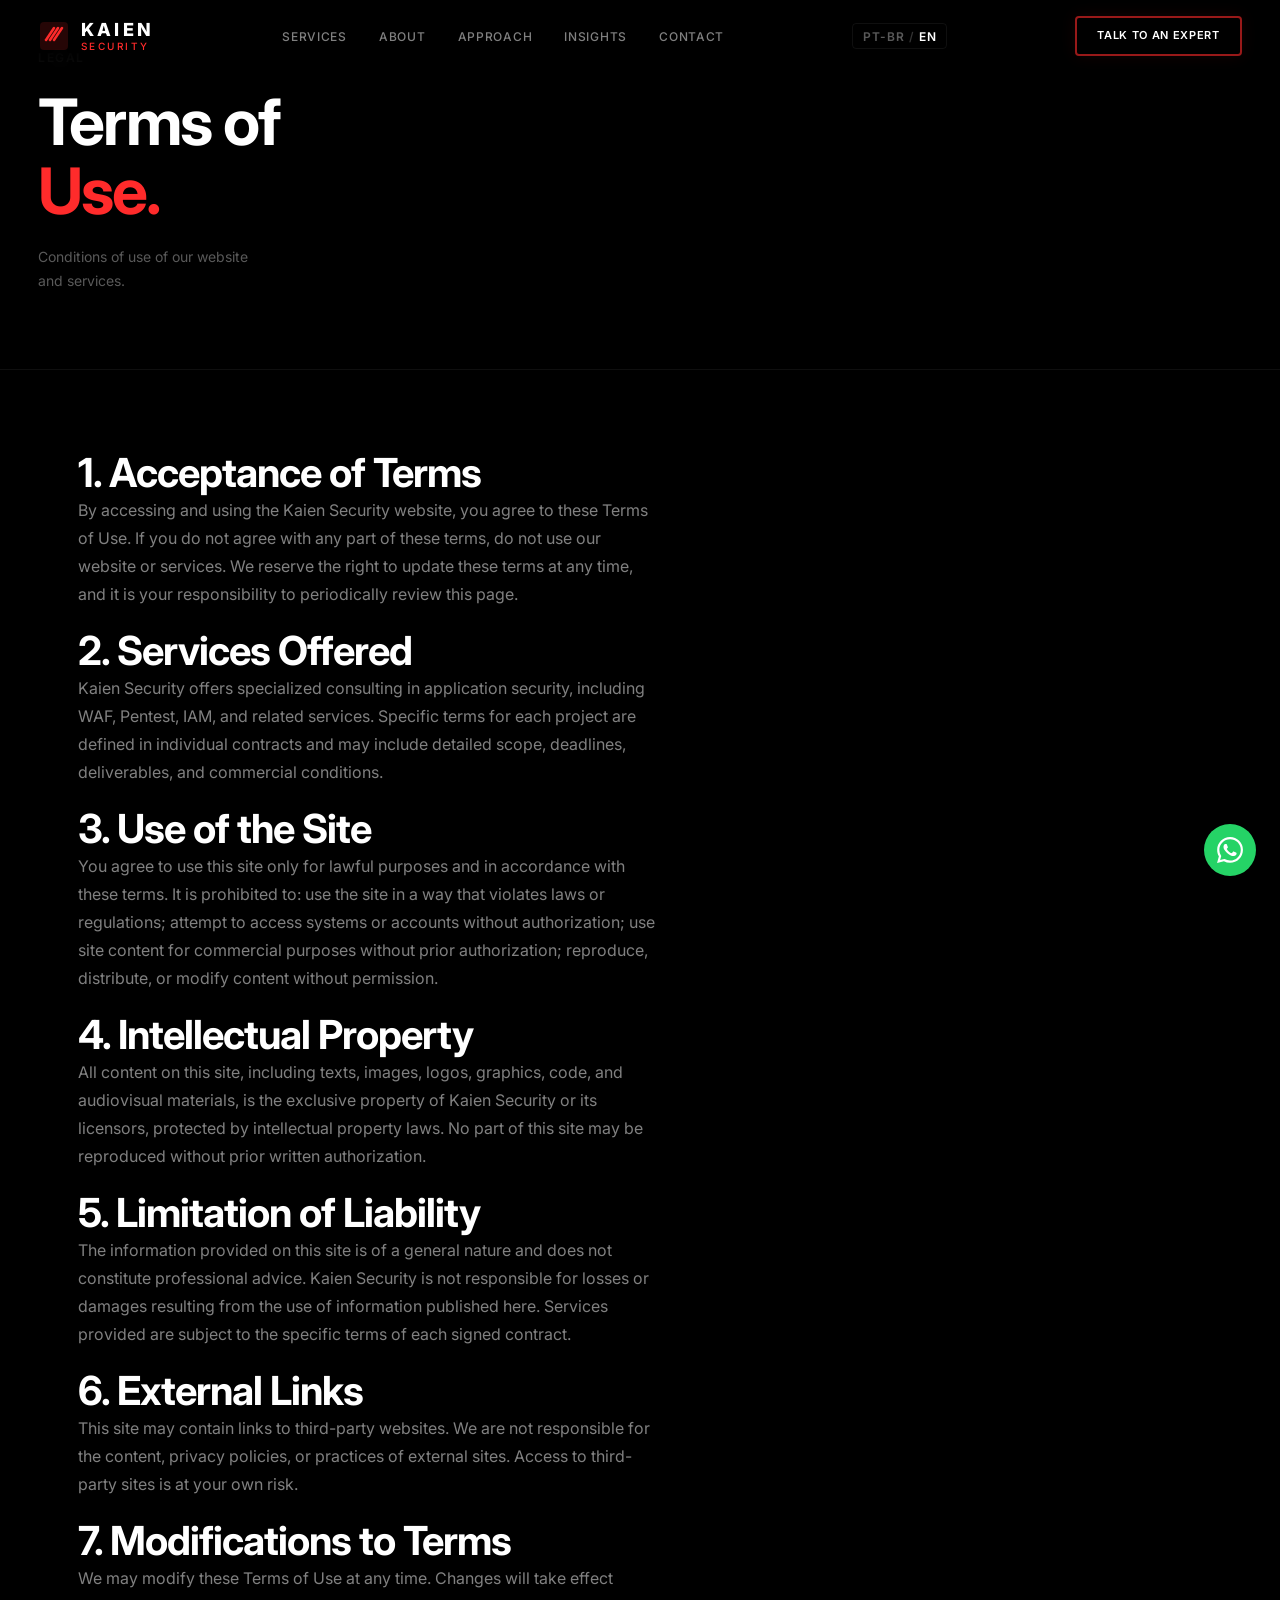
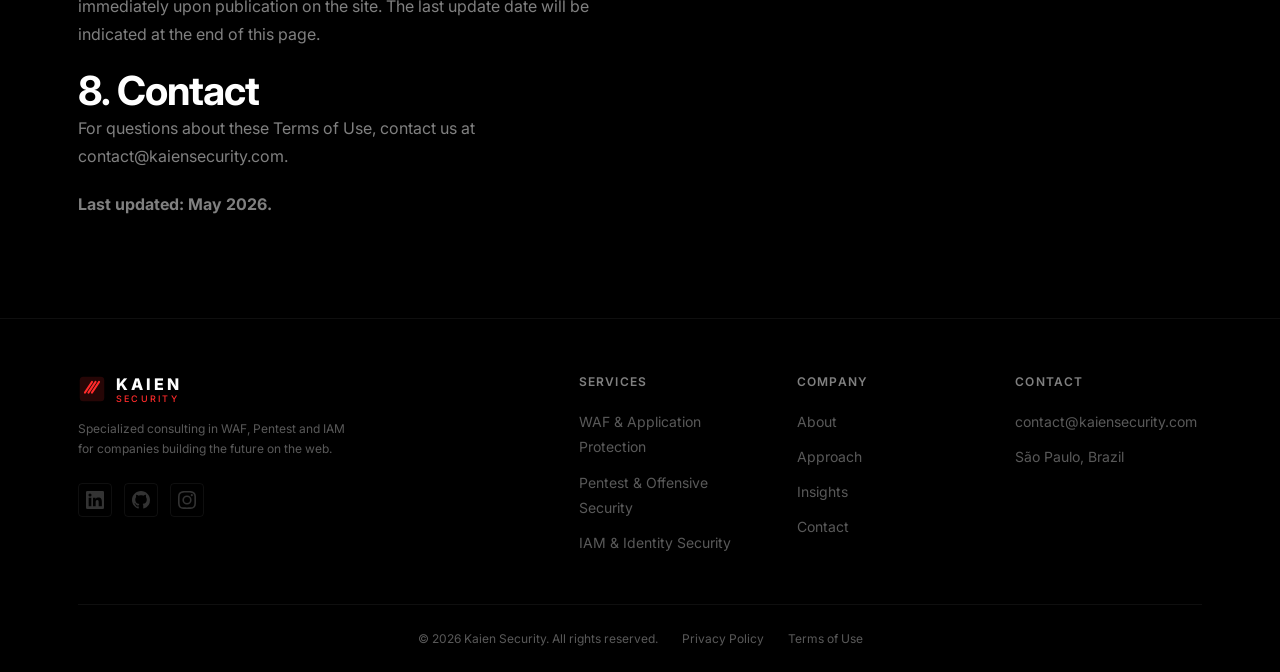
<file: Projeto Teste/terms.html>
<!DOCTYPE html>
<html lang="pt-BR" dir="ltr">
<head>
    <meta charset="utf-8">
    <meta name="viewport" content="width=device-width, initial-scale=1.0">
    <meta http-equiv="X-UA-Compatible" content="IE=edge">

    <title data-i18n="terms_page_title">Termos de Uso — Kaien Security</title>
    <meta name="description" content="Termos de Uso da Kaien Security. Leia as condições de utilização do nosso site e serviços.">

    <link rel="preconnect" href="https://fonts.googleapis.com">
    <link rel="preconnect" href="https://fonts.gstatic.com" crossorigin>
    <link rel="stylesheet" href="https://fonts.googleapis.com/css2?family=Inter:wght@300;400;500;600;700;800&display=swap">

    <link rel="icon" href="data:image/svg+xml,<svg xmlns='http://www.w3.org/2000/svg' viewBox='0 0 100 100'><text y='.9em' font-size='90'>K</text></svg>">

    <link rel="stylesheet" href="css/style.css">

    <meta name="theme-color" content="#000000">
</head>

<body>
    <a class="skip-link" href="#main-content" data-i18n="skip_link">Pular para o conteúdo principal</a>

    <!-- NAVIGATION -->
    <header class="site-header" role="banner">
        <nav class="navbar" aria-label="Navegação principal">
            <a href="index.html" class="navbar__logo" aria-label="Kaien Security — Início">
                <svg class="navbar__logo-icon" width="32" height="32" viewBox="0 0 32 32" fill="none" aria-hidden="true" xmlns="http://www.w3.org/2000/svg">
                    <rect x="2" y="2" width="28" height="28" rx="4" fill="#ff2b2b" opacity="0.15"/>
                    <path d="M8 20 L16 8" stroke="#ff2b2b" stroke-width="2.5" stroke-linecap="round"/>
                    <path d="M12 20 L20 8" stroke="#ff2b2b" stroke-width="2.5" stroke-linecap="round"/>
                    <path d="M16 20 L24 8" stroke="#ff2b2b" stroke-width="2.5" stroke-linecap="round"/>
                </svg>
                <div class="navbar__logo-wordmark">
                    <span class="navbar__logo-text">KAIEN</span>
                    <span class="navbar__logo-sub">SECURITY</span>
                </div>
            </a>

            <ul class="navbar__links" role="list">
                <li><a href="index.html#servicos" data-i18n="nav_servicos">Serviços</a></li>
                <li><a href="sobre.html" data-i18n="nav_sobre">Sobre</a></li>
                <li><a href="index.html#abordagem" data-i18n="nav_abordagem">Abordagem</a></li>
                <li><a href="index.html#insights" data-i18n="nav_insights">Insights</a></li>
                <li><a href="index.html#contato" data-i18n="nav_contato">Contato</a></li>
            </ul>

            <button class="lang-toggle" id="lang-toggle" aria-label="Alterar idioma">
                <span class="lang-toggle__pt active">PT-BR</span>
                <span class="lang-toggle__divider">/</span>
                <span class="lang-toggle__en">EN</span>
            </button>

            <a href="index.html#contato" class="btn btn--primary navbar__cta" data-i18n="cta_talk">
                Falar com um especialista
                <svg width="14" height="14" viewBox="0 0 14 14" fill="none" aria-hidden="true"><path d="M1 7h12M8 2l5 5-5 5" stroke="currentColor" stroke-width="1.5" stroke-linecap="round"/></svg>
            </a>

            <button class="navbar__toggle" aria-label="Abrir menu" aria-expanded="false" aria-controls="mobile-menu">
                <span class="navbar__toggle-icon" aria-hidden="true"></span>
            </button>
        </nav>
    </header>

    <div class="mobile-menu" id="mobile-menu" role="dialog" aria-label="Navegação mobile">
        <ul role="list">
            <li><a href="index.html#servicos" data-i18n="nav_servicos">Serviços</a></li>
            <li><a href="sobre.html" data-i18n="nav_sobre">Sobre</a></li>
            <li><a href="index.html#abordagem" data-i18n="nav_abordagem">Abordagem</a></li>
            <li><a href="index.html#insights" data-i18n="nav_insights">Insights</a></li>
            <li><a href="index.html#contato" data-i18n="nav_contato">Contato</a></li>
            <li><a href="index.html#contato" class="btn btn--primary" data-i18n="cta_talk">Falar com um especialista</a></li>
        </ul>
    </div>


    <main id="main-content">

        <!-- PAGE HEADER -->
        <section class="hero section">
            <div class="container hero__inner">
                <div class="hero__content">
                    <p class="hero__tagline" data-i18n="terms_tagline">
                        <span class="hero__tagline-line" aria-hidden="true"></span>
                        Legal
                    </p>
                    <h1 class="hero__title" data-i18n="terms_title">
                        Termos de<br>
                        <span class="text-accent">Uso.</span>
                    </h1>
                    <p class="hero__description" data-i18n="terms_lead">
                        Condições de utilização do nosso site<br>
                        e serviços.
                    </p>
                </div>
            </div>
        </section>

        <!-- TERMS CONTENT -->
        <section class="about-story section">
            <div class="container about-story__inner">
                <div class="about-story__text">

                    <h2 data-i18n="terms_sec1_title">1. Aceitação dos Termos</h2>
                    <p data-i18n="terms_sec1_text">
                        Ao acessar e utilizar o site da Kaien Security, você concorda com estes Termos de Uso.
                        Se você não concorda com qualquer parte destes termos, não utilize nosso site ou serviços.
                        Reservamo-nos o direito de atualizar estes termos a qualquer momento, sendo sua
                        responsabilidade revisar periodicamente esta página.
                    </p>

                    <h2 data-i18n="terms_sec2_title">2. Serviços Oferecidos</h2>
                    <p data-i18n="terms_sec2_text">
                        A Kaien Security oferece consultoria especializada em segurança de aplicações, incluindo
                        WAF, Pentest, IAM e serviços relacionados. Os termos específicos de cada projeto são
                        definidos em contratos individuais e podem incluir escopo, prazos, entregas e condições
                        comerciais detalhadas.
                    </p>

                    <h2 data-i18n="terms_sec3_title">3. Uso do Site</h2>
                    <p data-i18n="terms_sec3_text">
                        Você concorda em utilizar este site apenas para fins lícitos e de acordo com estes termos.
                        É proibido: usar o site de maneira que viole leis ou regulamentos; tentar acessar
                        sistemas ou contas sem autorização; utilizar o conteúdo do site para fins comerciais
                        sem autorização prévia; reproduzir, distribuir ou modificar o conteúdo sem permissão.
                    </p>

                    <h2 data-i18n="terms_sec4_title">4. Propriedade Intelectual</h2>
                    <p data-i18n="terms_sec4_text">
                        Todo o conteúdo deste site, incluindo textos, imagens, logotipos, gráficos, códigos e
                        materiais audiovisuais, é de propriedade exclusiva da Kaien Security ou de seus
                        licenciadores, protegido por leis de propriedade intelectual. Nenhuma parte deste site
                        pode ser reproduzida sem autorização prévia e por escrito.
                    </p>

                    <h2 data-i18n="terms_sec5_title">5. Limitação de Responsabilidade</h2>
                    <p data-i18n="terms_sec5_text">
                        As informações fornecidas neste site são de caráter geral e não constituem aconselhamento
                        profissional. A Kaien Security não se responsabiliza por perdas ou danos resultantes do
                        uso das informações publicadas aqui. Os serviços prestados estão sujeitos aos termos
                        específicos de cada contrato assinado.
                    </p>

                    <h2 data-i18n="terms_sec6_title">6. Links Externos</h2>
                    <p data-i18n="terms_sec6_text">
                        Este site pode conter links para sites de terceiros. Não somos responsáveis pelo conteúdo,
                        políticas de privacidade ou práticas de sites externos. O acesso a sites de terceiros é
                        feito por sua conta e risco.
                    </p>

                    <h2 data-i18n="terms_sec7_title">7. Modificações dos Termos</h2>
                    <p data-i18n="terms_sec7_text">
                        Podemos modificar estes Termos de Uso a qualquer momento. As alterações entrarão em
                        vigor imediatamente após a publicação no site. A data da última atualização será
                        indicada ao final desta página.
                    </p>

                    <h2 data-i18n="terms_sec8_title">8. Contato</h2>
                    <p data-i18n="terms_sec8_text">
                        Para dúvidas sobre estes Termos de Uso, entre em contato conosco pelo e-mail
                        contact@kaiensecurity.com.
                    </p>

                    <p data-i18n="terms_updated"><strong>Última atualização: Maio de 2026.</strong></p>

                </div>
            </div>
        </section>

    </main>

    <!-- FOOTER -->
    <footer class="site-footer" role="contentinfo">
        <div class="container">
            <div class="site-footer__inner">
                <div class="site-footer__brand">
                    <a href="index.html" class="site-footer__logo" aria-label="Kaien Security — Início">
                        <svg class="site-footer__logo-icon" width="28" height="28" viewBox="0 0 32 32" fill="none" aria-hidden="true" xmlns="http://www.w3.org/2000/svg">
                            <rect x="2" y="2" width="28" height="28" rx="4" fill="#ff2b2b" opacity="0.15"/>
                            <path d="M8 20 L16 8" stroke="#ff2b2b" stroke-width="2.5" stroke-linecap="round"/>
                            <path d="M12 20 L20 8" stroke="#ff2b2b" stroke-width="2.5" stroke-linecap="round"/>
                            <path d="M16 20 L24 8" stroke="#ff2b2b" stroke-width="2.5" stroke-linecap="round"/>
                        </svg>
                        <div class="site-footer__logo-wordmark">
                            <span class="site-footer__logo-text">KAIEN</span>
                            <span class="site-footer__logo-sub">SECURITY</span>
                        </div>
                    </a>
                    <p class="site-footer__description" data-i18n="footer_desc">
                        Consultoria especializada em WAF, Pentest e IAM para empresas que constroem o futuro na web.
                    </p>
                    <div class="site-footer__social" role="list" aria-label="Redes sociais">
                        <a href="https://linkedin.com/company/kaiensecurity" rel="noopener noreferrer" target="_blank" aria-label="LinkedIn" role="listitem">
                            <svg width="18" height="18" viewBox="0 0 24 24" fill="currentColor" aria-hidden="true"><path d="M20.45 20.45h-3.56v-5.57c0-1.33-.02-3.04-1.85-3.04-1.85 0-2.14 1.45-2.14 2.94v5.67H9.34V9h3.41v1.56h.05a3.83 3.83 0 013.69-1.85c3.94 0 4.67 2.6 4.67 6v5.74zM5.34 7.43a2.06 2.06 0 11-.01-4.13 2.06 2.06 0 01.01 4.13zM7.12 20.45H3.56V9h3.56v11.45zM22.22 0H1.77A1.75 1.75 0 000 1.73v20.54A1.75 1.75 0 001.77 24h20.45A1.75 1.75 0 0024 22.27V1.73A1.75 1.75 0 0022.22 0z"/></svg>
                        </a>
                        <a href="https://github.com/kaiensecurity" rel="noopener noreferrer" target="_blank" aria-label="GitHub" role="listitem">
                            <svg width="18" height="18" viewBox="0 0 24 24" fill="currentColor" aria-hidden="true"><path d="M12 0C5.37 0 0 5.37 0 12c0 5.31 3.435 9.795 8.205 11.385.6.105.825-.255.825-.57 0-.285-.015-1.23-.015-2.235-3.015.555-3.795-.735-4.035-1.41-.135-.345-.72-1.41-1.23-1.695-.42-.225-1.02-.78-.015-.795.945-.015 1.62.87 1.845 1.23 1.08 1.815 2.805 1.305 3.495.99.105-.78.42-1.305.765-1.605-2.67-.3-5.46-1.335-5.46-5.925 0-1.305.465-2.385 1.23-3.225-.12-.3-.54-1.53.12-3.18 0 0 1.005-.315 3.3 1.23.96-.27 1.98-.405 3-.405s2.04.135 3 .405c2.295-1.56 3.3-1.23 3.3-1.23.66 1.65.24 2.88.12 3.18.765.84 1.23 1.905 1.23 3.225 0 4.605-2.805 5.625-5.475 5.925.435.375.81 1.095.81 2.22 0 1.605-.015 2.895-.015 3.3 0 .315.225.69.825.57A12.02 12.02 0 0024 12c0-6.63-5.37-12-12-12z"/></svg>
                        </a>
                        <a href="https://instagram.com/kaiensecurity" rel="noopener noreferrer" target="_blank" aria-label="Instagram" role="listitem">
                            <svg width="18" height="18" viewBox="0 0 24 24" fill="currentColor" aria-hidden="true"><path d="M12 2.163c3.204 0 3.584.012 4.85.07 3.252.148 4.771 1.691 4.919 4.919.058 1.265.069 1.645.069 4.849 0 3.205-.012 3.584-.069 4.849-.149 3.225-1.664 4.771-4.919 4.919-1.266.058-1.644.07-4.85.07-3.204 0-3.584-.012-4.849-.07-3.26-.149-4.771-1.699-4.919-4.92-.058-1.265-.07-1.644-.07-4.849 0-3.204.013-3.583.07-4.849.149-3.227 1.664-4.771 4.919-4.919 1.266-.057 1.645-.069 4.849-.069zM12 0C8.741 0 8.333.014 7.053.072 2.695.272.273 2.69.073 7.052.014 8.333 0 8.741 0 12c0 3.259.014 3.668.072 4.948.2 4.358 2.618 6.78 6.98 6.98C8.333 23.986 8.741 24 12 24c3.259 0 3.668-.014 4.948-.072 4.354-.2 6.782-2.618 6.979-6.98.059-1.28.073-1.689.073-4.948 0-3.259-.014-3.667-.072-4.947-.196-4.354-2.617-6.78-6.979-6.98C15.668.014 15.259 0 12 0zm0 5.838a6.162 6.162 0 100 12.324 6.162 6.162 0 000-12.324zM12 16a4 4 0 110-8 4 4 0 010 8zm6.406-11.845a1.44 1.44 0 100 2.881 1.44 1.44 0 000-2.881z"/></svg>
                        </a>
                    </div>
                </div>

                <div class="site-footer__nav">
                    <div class="site-footer__column">
                        <h4 data-i18n="footer_servicos">Serviços</h4>
                        <ul role="list">
                            <li><a href="index.html#servicos" data-i18n="footer_svc1">WAF & Proteção de Aplicações</a></li>
                            <li><a href="index.html#servicos" data-i18n="footer_svc2">Pentest & Offensive Security</a></li>
                            <li><a href="index.html#servicos" data-i18n="footer_svc3">IAM & Segurança de Identidades</a></li>
                        </ul>
                    </div>
                    <div class="site-footer__column">
                        <h4 data-i18n="footer_empresa">Empresa</h4>
                        <ul role="list">
                            <li><a href="sobre.html" data-i18n="footer_sobre">Sobre</a></li>
                            <li><a href="index.html#abordagem" data-i18n="footer_abordagem">Abordagem</a></li>
                            <li><a href="index.html#insights" data-i18n="footer_insights">Insights</a></li>
                            <li><a href="index.html#contato" data-i18n="footer_contato_link">Contato</a></li>
                        </ul>
                    </div>
                    <div class="site-footer__column">
                        <h4 data-i18n="footer_contato">Contato</h4>
                        <ul role="list">
                            <li><a href="mailto:contact@kaiensecurity.com">contact@kaiensecurity.com</a></li>
                            <li><span data-i18n="footer_location">São Paulo, Brasil</span></li>
                        </ul>
                    </div>
                </div>
            </div>

            <div class="site-footer__bottom">
                <p data-i18n="footer_copy">© 2026 Kaien Security. Todos os direitos reservados.</p>
                <div class="site-footer__legal">
                    <a href="privacy.html" data-i18n="footer_privacy">Política de Privacidade</a>
                    <a href="terms.html" data-i18n="footer_terms">Termos de Uso</a>
                </div>
            </div>
        </div>
    </footer>

    <!-- WhatsApp Floating Button -->
    <a href="https://wa.me/5511943952017" target="_blank" rel="noopener noreferrer" class="whatsapp-float" aria-label="Fale conosco pelo WhatsApp">
        <svg width="24" height="24" viewBox="0 0 24 24" fill="white" xmlns="http://www.w3.org/2000/svg" aria-hidden="true">
            <path d="M17.472 14.382c-.297-.149-1.758-.867-2.03-.967-.273-.099-.471-.148-.67.15-.197.297-.767.966-.94 1.164-.173.199-.347.223-.644.075-.297-.15-1.255-.463-2.39-1.475-.883-.788-1.48-1.761-1.653-2.059-.173-.297-.018-.458.13-.606.134-.133.298-.347.446-.52.149-.174.198-.298.298-.497.099-.198.05-.371-.025-.52-.075-.149-.669-1.612-.916-2.207-.242-.579-.487-.5-.669-.51-.173-.008-.371-.01-.57-.01-.198 0-.52.074-.792.372-.272.297-1.04 1.016-1.04 2.479 0 1.462 1.065 2.875 1.213 3.074.149.198 2.096 3.2 5.077 4.487.709.306 1.262.489 1.694.625.712.227 1.36.195 1.871.118.571-.085 1.758-.719 2.006-1.413.248-.694.248-1.289.173-1.413-.074-.124-.272-.198-.57-.347m-5.421 7.403h-.004a9.87 9.87 0 01-5.031-1.378l-.361-.214-3.741.982.998-3.648-.235-.374a9.86 9.86 0 01-1.51-5.26c.001-5.45 4.436-9.884 9.888-9.884 2.64 0 5.122 1.03 6.988 2.898a9.825 9.825 0 012.893 6.994c-.003 5.45-4.437 9.884-9.885 9.884m8.413-18.297A11.815 11.815 0 0012.05 0C5.495 0 .16 5.335.157 11.892c0 2.096.547 4.142 1.588 5.945L.057 24l6.305-1.654a11.882 11.882 0 005.683 1.448h.005c6.554 0 11.89-5.335 11.893-11.893a11.821 11.821 0 00-3.48-8.413z"/>
        </svg>
        <span class="whatsapp-float__text" data-i18n="whatsapp_text">Falar com especialista</span>
    </a>

    <script nonce="kaien2024" src="js/wave.js"></script>
    <script nonce="kaien2024" src="js/i18n.js"></script>
    <script nonce="kaien2024" src="js/main.js"></script>
</body>
</html>
</file>
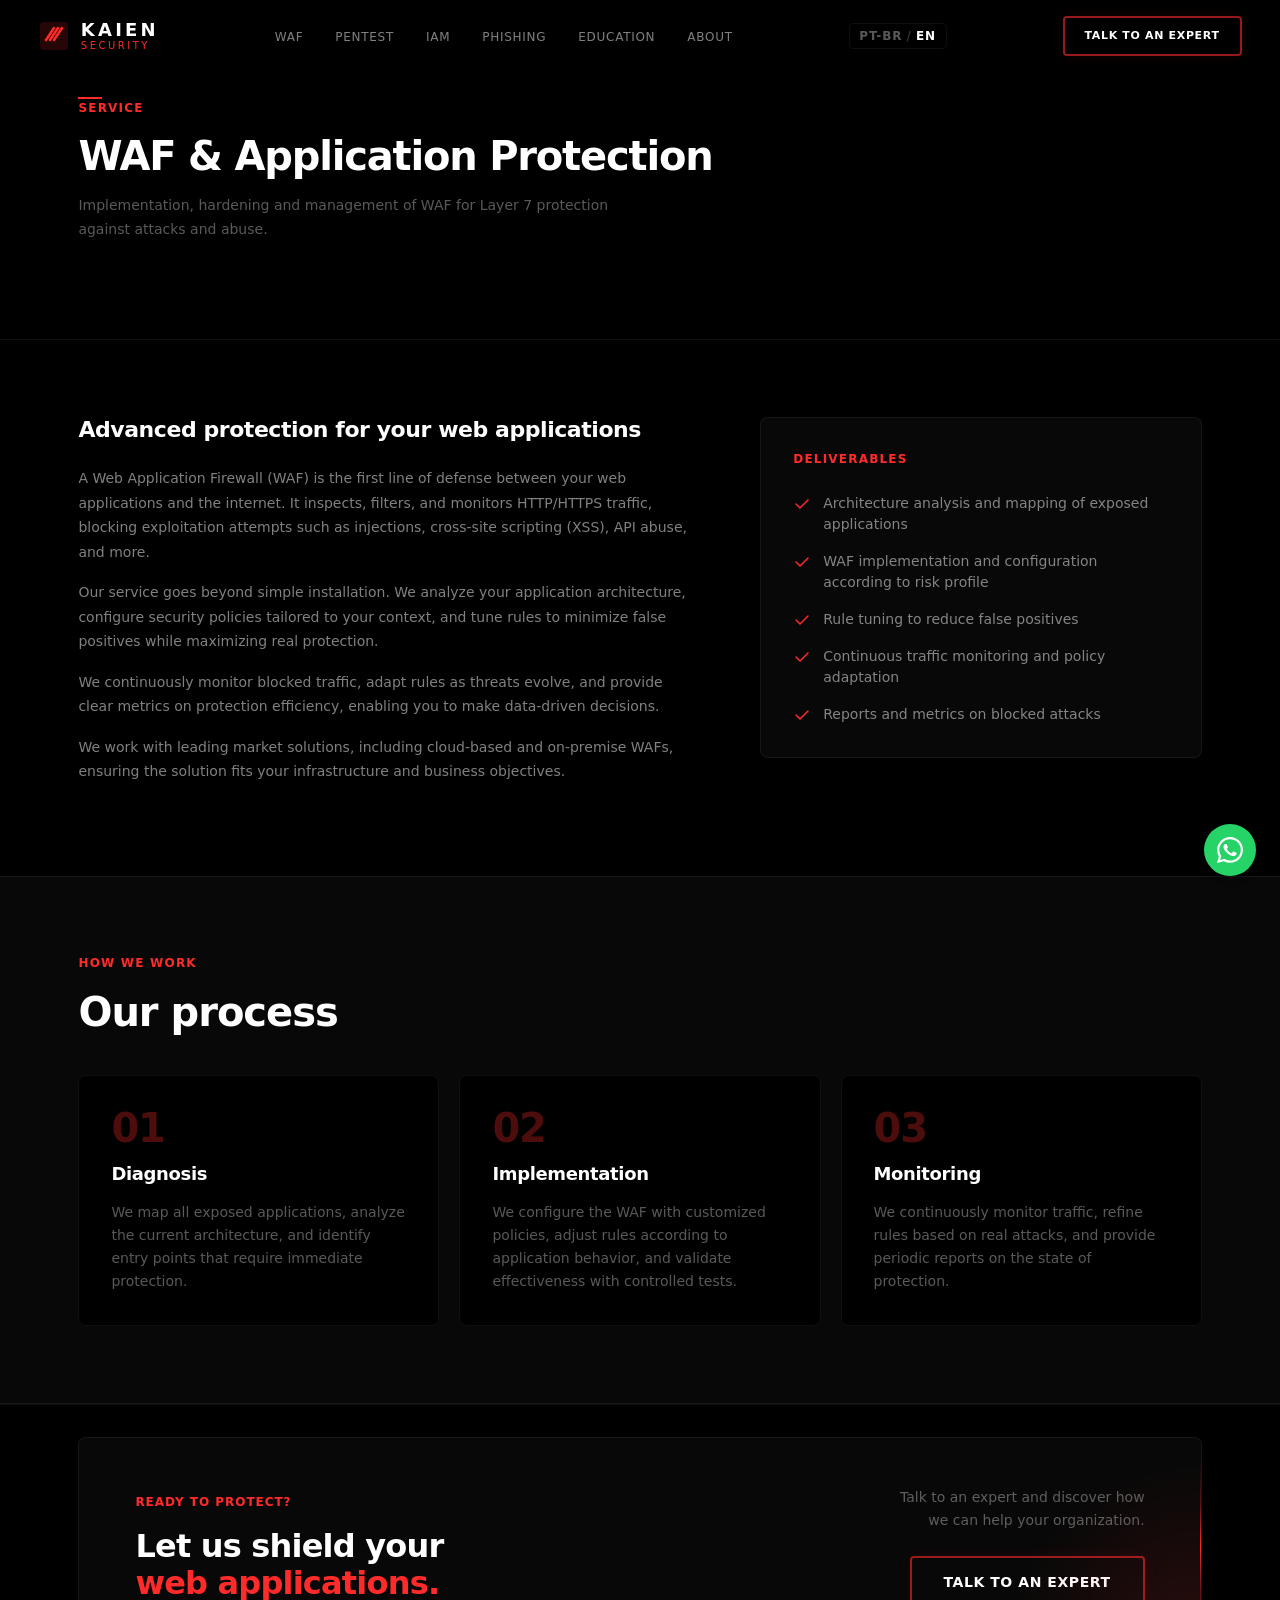
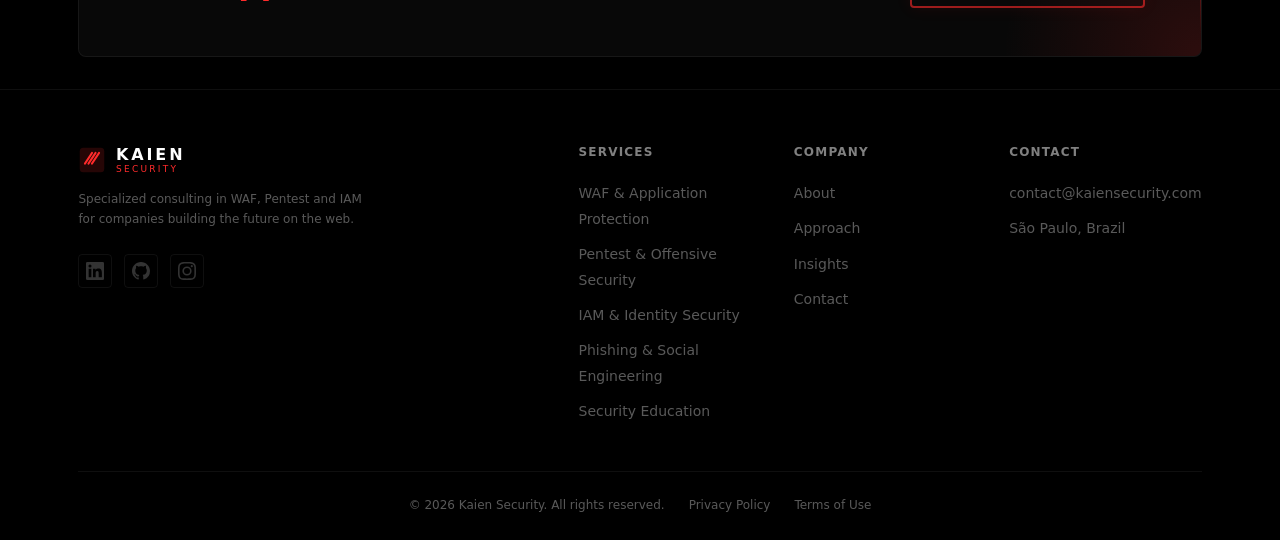
<file: Projeto Teste/waf.html>
<!DOCTYPE html>
<html lang="pt-BR" dir="ltr">
<head>
    <meta charset="utf-8">
    <meta name="viewport" content="width=device-width, initial-scale=1.0">
    <meta http-equiv="X-UA-Compatible" content="IE=edge">

    <title>WAF &amp; Proteção de Aplicações — Kaien Security</title>
    <meta name="description" content="Implementação, hardening e gestão de WAF para proteção Layer 7 contra ataques e abusos.">

    <link rel="canonical" href="https://kaiensecurity.com/">

    <meta property="og:type" content="website">
    <meta property="og:title" content="Kaien Security — Consultoria em Segurança de Aplicações">
    <meta property="og:description" content="Proteção estratégica para aplicações que movem negócios. WAF, Pentest, IAM e AppSec.">
    <meta property="og:url" content="https://kaiensecurity.com/">
    <meta property="og:site_name" content="Kaien Security">
    <meta property="og:locale" content="pt_BR">
    <meta property="og:image" content="https://kaiensecurity.com/og-image.png">
    <meta property="og:image:width" content="1200">
    <meta property="og:image:height" content="630">
    <meta property="og:image:alt" content="Kaien Security — Proteção estratégica">

    <meta name="twitter:card" content="summary_large_image">
    <meta name="twitter:title" content="Kaien Security — Consultoria em Segurança de Aplicações">
    <meta name="twitter:description" content="Proteção estratégica para aplicações que movem negócios.">
    <meta name="twitter:image" content="https://kaiensecurity.com/og-image.png">

    <link rel="preconnect" href="https://fonts.googleapis.com">
    <link rel="preconnect" href="https://fonts.gstatic.com" crossorigin>
    <link rel="preload" as="style" href="https://fonts.googleapis.com/css2?family=Inter:wght@300;400;500;600;700;800&display=swap">
    <link rel="stylesheet" href="https://fonts.googleapis.com/css2?family=Inter:wght@300;400;500;600;700;800&display=swap">

    <link rel="icon" href="data:image/svg+xml,<svg xmlns='http://www.w3.org/2000/svg' viewBox='0 0 100 100'><text y='.9em' font-size='90'>K</text></svg>">

    <link rel="stylesheet" href="css/style.css">

    <meta http-equiv="Content-Security-Policy"
          content="default-src 'self';
                   script-src 'self' 'nonce-kaien2024';
                   style-src 'self' https://fonts.googleapis.com 'unsafe-inline';
                   font-src https://fonts.gstatic.com;
                   img-src 'self' data: svg;
                   connect-src 'self';
                   frame-ancestors 'none';
                   base-uri 'self';
                   form-action 'self';">

    <meta http-equiv="X-Frame-Options" content="DENY">
    <meta name="theme-color" content="#000000">

    <script type="application/ld+json">
    {
        "@context": "https://schema.org",
        "@type": "Organization",
        "name": "Kaien Security",
        "url": "https://kaiensecurity.com",
        "description": "Consultoria especializada em WAF, Pentest e IAM para empresas que constroem o futuro na web.",
        "address": {
            "@type": "PostalAddress",
            "addressLocality": "São Paulo",
            "addressCountry": "BR"
        },
        "contactPoint": {
            "@type": "ContactPoint",
            "contactType": "sales",
            "email": "contact@kaiensecurity.com"
        },
        "sameAs": [
            "https://linkedin.com/company/kaiensecurity",
            "https://github.com/kaiensecurity",
            "https://instagram.com/kaiensecurity"
        ]
    }
    </script>
</head>

<body>
    <a class="skip-link" href="#main-content" data-i18n="skip_link">Pular para o conteúdo principal</a>

    <header class="site-header" role="banner">
        <nav class="navbar" aria-label="Navegação principal">
            <a href="index.html" class="navbar__logo" aria-label="Kaien Security — Início">
                <svg class="navbar__logo-icon" width="32" height="32" viewBox="0 0 32 32" fill="none" aria-hidden="true" xmlns="http://www.w3.org/2000/svg">
                    <rect x="2" y="2" width="28" height="28" rx="4" fill="#ff2b2b" opacity="0.15"/>
                    <path d="M8 20 L16 8" stroke="#ff2b2b" stroke-width="2.5" stroke-linecap="round"/>
                    <path d="M12 20 L20 8" stroke="#ff2b2b" stroke-width="2.5" stroke-linecap="round"/>
                    <path d="M16 20 L24 8" stroke="#ff2b2b" stroke-width="2.5" stroke-linecap="round"/>
                </svg>
                <div class="navbar__logo-wordmark">
                    <span class="navbar__logo-text">KAIEN</span>
                    <span class="navbar__logo-sub">SECURITY</span>
                </div>
            </a>

            <ul class="navbar__links" role="list">
                <li><a href="waf.html" class="is-active" data-i18n="nav_waf">WAF</a></li>
                <li><a href="pentest.html" data-i18n="nav_pentest">Pentest</a></li>
                <li><a href="iam.html" data-i18n="nav_iam">IAM</a></li>
                <li><a href="phishing.html" data-i18n="nav_phishing">Phishing</a></li>
                <li><a href="educacao.html" data-i18n="nav_educacao">Educação</a></li>
                <li><a href="sobre.html" data-i18n="nav_sobre">Sobre</a></li>
            </ul>

            <button class="lang-toggle" id="lang-toggle" aria-label="Alterar idioma">
                <span class="lang-toggle__pt active">PT-BR</span>
                <span class="lang-toggle__divider">/</span>
                <span class="lang-toggle__en">EN</span>
            </button>

            <a href="#contato" class="btn btn--primary navbar__cta" data-i18n="cta_talk">
                Falar com um especialista
                <svg width="14" height="14" viewBox="0 0 14 14" fill="none" aria-hidden="true"><path d="M1 7h12M8 2l5 5-5 5" stroke="currentColor" stroke-width="1.5" stroke-linecap="round"/></svg>
            </a>

            <button class="navbar__toggle" aria-label="Abrir menu" aria-expanded="false" aria-controls="mobile-menu">
                <span class="navbar__toggle-icon" aria-hidden="true"></span>
            </button>
        </nav>
    </header>

    <div class="mobile-menu" id="mobile-menu" role="dialog" aria-label="Navegação mobile">
        <ul role="list">
            <li><a href="index.html#servicos" data-i18n="nav_servicos">Serviços</a></li>
            <li><a href="sobre.html" data-i18n="nav_sobre">Sobre</a></li>
            <li><a href="index.html#abordagem" data-i18n="nav_abordagem">Abordagem</a></li>
            <li><a href="index.html#insights" data-i18n="nav_insights">Insights</a></li>
            <li><a href="index.html#contato" data-i18n="nav_contato">Contato</a></li>
            <li><a href="index.html#contato" class="btn btn--primary" data-i18n="cta_talk">Falar com um especialista</a></li>
        </ul>
    </div>


    <main id="main-content">
        <section class="service-page-header">
            <div class="service-page-header__inner">
                <p class="section__label"><span class="hero__tagline-line" aria-hidden="true"></span><span data-i18n="svc_label">Serviço</span></p>
                <h1 data-i18n="waf_h1">WAF &amp; Proteção de Aplicações</h1>
                <p class="service-page-header__desc" data-i18n="waf_desc">Implementação, hardening e gestão de WAF para proteção Layer 7 contra ataques e abusos.</p>
            </div>
        </section>
        <section class="service-content">
            <div class="service-content__inner">
                <div class="service-content__text">
                    <h3 data-i18n="waf_h3">Proteção avançada para suas aplicações web</h3>
                    <p data-i18n="waf_p1">Um Web Application Firewall (WAF) é a primeira linha de defesa entre suas aplicações web e a internet. Ele inspeciona, filtra e monitora o tráfego HTTP/HTTPS, bloqueando tentativas de exploração como injections, cross-site scripting (XSS), abuso de APIs e muito mais.</p>
                    <p data-i18n="waf_p2">Nosso serviço vai além da simples instalação. Analisamos a arquitetura das suas aplicações, configuramos políticas de segurança adequadas ao seu contexto e ajustamos as regras para minimizar falsos positivos enquanto maximizamos a proteção real.</p>
                    <p data-i18n="waf_p3">Monitoramos continuamente o tráfego bloqueado, adaptamos as regras conforme a evolução das ameaças e fornecemos métricas claras sobre a eficiência da proteção, permitindo que você tome decisões baseadas em dados concretos.</p>
                    <p data-i18n="waf_p4">Trabalhamos com as principais soluções de mercado, incluindo WAFs baseados em nuvem e on-premise, garantindo que a solução se encaixe na sua infraestrutura e nos seus objetivos de negócio.</p>
                </div>
                <div class="service-content__deliverables">
                    <div class="service-deliverables">
                        <span class="service-deliverables__title" data-i18n="deliverables_title">Entregáveis</span>
                        <div class="deliverable-item"><svg width="18" height="18" viewBox="0 0 18 18" fill="none"><path d="M3 9l4 4 8-8" stroke="currentColor" stroke-width="1.5" stroke-linecap="round" stroke-linejoin="round"/></svg><span data-i18n="waf_del1">Análise de arquitetura e mapeamento das aplicações expostas</span></div>
                        <div class="deliverable-item"><svg width="18" height="18" viewBox="0 0 18 18" fill="none"><path d="M3 9l4 4 8-8" stroke="currentColor" stroke-width="1.5" stroke-linecap="round" stroke-linejoin="round"/></svg><span data-i18n="waf_del2">Implementação e configuração do WAF conforme o perfil de risco</span></div>
                        <div class="deliverable-item"><svg width="18" height="18" viewBox="0 0 18 18" fill="none"><path d="M3 9l4 4 8-8" stroke="currentColor" stroke-width="1.5" stroke-linecap="round" stroke-linejoin="round"/></svg><span data-i18n="waf_del3">Tuning de regras para reduzir falsos positivos</span></div>
                        <div class="deliverable-item"><svg width="18" height="18" viewBox="0 0 18 18" fill="none"><path d="M3 9l4 4 8-8" stroke="currentColor" stroke-width="1.5" stroke-linecap="round" stroke-linejoin="round"/></svg><span data-i18n="waf_del4">Monitoramento contínuo do tráfego e adaptação das políticas</span></div>
                        <div class="deliverable-item"><svg width="18" height="18" viewBox="0 0 18 18" fill="none"><path d="M3 9l4 4 8-8" stroke="currentColor" stroke-width="1.5" stroke-linecap="round" stroke-linejoin="round"/></svg><span data-i18n="waf_del5">Relatórios e métricas sobre ataques bloqueados</span></div>
                    </div>
                </div>
            </div>
        </section>
        <section class="service-process">
            <div class="service-process__title">
                <p class="section__label" data-i18n="process_label">Como trabalhamos</p>
                <h2 data-i18n="process_title">Nosso processo</h2>
            </div>
            <div class="service-process__steps">
                <div class="process-step"><div class="process-step__number">01</div><h3 class="process-step__title" data-i18n="waf_proc1_title">Diagnóstico</h3><p class="process-step__text" data-i18n="waf_proc1_text">Mapeamos todas as aplicações expostas, analisamos a arquitetura atual e identificamos os pontos de entrada que exigem proteção imediata.</p></div>
                <div class="process-step"><div class="process-step__number">02</div><h3 class="process-step__title" data-i18n="waf_proc2_title">Implementação</h3><p class="process-step__text" data-i18n="waf_proc2_text">Configuramos o WAF com políticas personalizadas, ajustamos as regras conforme o comportamento das aplicações e validamos a eficácia com testes controlados.</p></div>
                <div class="process-step"><div class="process-step__number">03</div><h3 class="process-step__title" data-i18n="waf_proc3_title">Monitoramento</h3><p class="process-step__text" data-i18n="waf_proc3_text">Monitoramos o tráfego continuamente, refinamos as regras com base nos ataques reais e fornecemos relatórios periódicos sobre o estado da proteção.</p></div>
            </div>
        </section>
        <section id="contato" class="cta section">
            <div class="container">
                <div class="cta__inner reveal">
                    <div class="cta__left">
                        <p class="cta__label" data-i18n="waf_cta_label">Pronto para proteger?</p>
                        <h2 class="cta__title" data-i18n="waf_cta_title">Vamos blindar suas<br><span class="text-accent">aplicações web.</span></h2>
                    </div>
                    <div class="cta__right">
                        <p class="cta__text" data-i18n="waf_cta_text">Fale com um especialista e descubra como<br>podemos ajudar sua organização.</p>
                        <a href="contato.html" class="btn btn--primary btn--cta" data-i18n="cta_talk">Falar com um especialista<svg width="14" height="14" viewBox="0 0 14 14" fill="none" aria-hidden="true"><path d="M1 7h12M8 2l5 5-5 5" stroke="currentColor" stroke-width="1.5" stroke-linecap="round"/></svg></a>
                    </div>
                </div>
            </div>
        </section>
    </main>

    <footer class="site-footer" role="contentinfo">
        <div class="container">
            <div class="site-footer__inner">
                <div class="site-footer__brand">
                    <a href="index.html" class="site-footer__logo" aria-label="Kaien Security — Início">
                        <svg class="site-footer__logo-icon" width="28" height="28" viewBox="0 0 32 32" fill="none" aria-hidden="true" xmlns="http://www.w3.org/2000/svg">
                            <rect x="2" y="2" width="28" height="28" rx="4" fill="#ff2b2b" opacity="0.15"/>
                            <path d="M8 20 L16 8" stroke="#ff2b2b" stroke-width="2.5" stroke-linecap="round"/>
                            <path d="M12 20 L20 8" stroke="#ff2b2b" stroke-width="2.5" stroke-linecap="round"/>
                            <path d="M16 20 L24 8" stroke="#ff2b2b" stroke-width="2.5" stroke-linecap="round"/>
                        </svg>
                        <div class="site-footer__logo-wordmark">
                            <span class="site-footer__logo-text">KAIEN</span>
                            <span class="site-footer__logo-sub">SECURITY</span>
                        </div>
                    </a>
                    <p class="site-footer__description" data-i18n="footer_desc">
                        Consultoria especializada em WAF, Pentest e IAM para empresas que constroem o futuro na web.
                    </p>
                    <div class="site-footer__social" role="list" aria-label="Redes sociais">
                        <a href="https://linkedin.com/company/kaiensecurity" rel="noopener noreferrer" target="_blank" aria-label="LinkedIn" role="listitem">
                            <svg width="18" height="18" viewBox="0 0 24 24" fill="currentColor" aria-hidden="true"><path d="M20.45 20.45h-3.56v-5.57c0-1.33-.02-3.04-1.85-3.04-1.85 0-2.14 1.45-2.14 2.94v5.67H9.34V9h3.41v1.56h.05a3.83 3.83 0 013.69-1.85c3.94 0 4.67 2.6 4.67 6v5.74zM5.34 7.43a2.06 2.06 0 11-.01-4.13 2.06 2.06 0 01.01 4.13zM7.12 20.45H3.56V9h3.56v11.45zM22.22 0H1.77A1.75 1.75 0 000 1.73v20.54A1.75 1.75 0 001.77 24h20.45A1.75 1.75 0 0024 22.27V1.73A1.75 1.75 0 0022.22 0z"/></svg>
                        </a>
                        <a href="https://github.com/kaiensecurity" rel="noopener noreferrer" target="_blank" aria-label="GitHub" role="listitem">
                            <svg width="18" height="18" viewBox="0 0 24 24" fill="currentColor" aria-hidden="true"><path d="M12 0C5.37 0 0 5.37 0 12c0 5.31 3.435 9.795 8.205 11.385.6.105.825-.255.825-.57 0-.285-.015-1.23-.015-2.235-3.015.555-3.795-.735-4.035-1.41-.135-.345-.72-1.41-1.23-1.695-.42-.225-1.02-.78-.015-.795.945-.015 1.62.87 1.845 1.23 1.08 1.815 2.805 1.305 3.495.99.105-.78.42-1.305.765-1.605-2.67-.3-5.46-1.335-5.46-5.925 0-1.305.465-2.385 1.23-3.225-.12-.3-.54-1.53.12-3.18 0 0 1.005-.315 3.3 1.23.96-.27 1.98-.405 3-.405s2.04.135 3 .405c2.295-1.56 3.3-1.23 3.3-1.23.66 1.65.24 2.88.12 3.18.765.84 1.23 1.905 1.23 3.225 0 4.605-2.805 5.625-5.475 5.925.435.375.81 1.095.81 2.22 0 1.605-.015 2.895-.015 3.3 0 .315.225.69.825.57A12.02 12.02 0 0024 12c0-6.63-5.37-12-12-12z"/></svg>
                        </a>
                        <a href="https://instagram.com/kaiensecurity" rel="noopener noreferrer" target="_blank" aria-label="Instagram" role="listitem">
                            <svg width="18" height="18" viewBox="0 0 24 24" fill="currentColor" aria-hidden="true"><path d="M12 2.163c3.204 0 3.584.012 4.85.07 3.252.148 4.771 1.691 4.919 4.919.058 1.265.069 1.645.069 4.849 0 3.205-.012 3.584-.069 4.849-.149 3.225-1.664 4.771-4.919 4.919-1.266.058-1.644.07-4.85.07-3.204 0-3.584-.012-4.849-.07-3.26-.149-4.771-1.699-4.919-4.92-.058-1.265-.07-1.644-.07-4.849 0-3.204.013-3.583.07-4.849.149-3.227 1.664-4.771 4.919-4.919 1.266-.057 1.645-.069 4.849-.069zM12 0C8.741 0 8.333.014 7.053.072 2.695.272.273 2.69.073 7.052.014 8.333 0 8.741 0 12c0 3.259.014 3.668.072 4.948.2 4.358 2.618 6.78 6.98 6.98C8.333 23.986 8.741 24 12 24c3.259 0 3.668-.014 4.948-.072 4.354-.2 6.782-2.618 6.979-6.98.059-1.28.073-1.689.073-4.948 0-3.259-.014-3.667-.072-4.947-.196-4.354-2.617-6.78-6.979-6.98C15.668.014 15.259 0 12 0zm0 5.838a6.162 6.162 0 100 12.324 6.162 6.162 0 000-12.324zM12 16a4 4 0 110-8 4 4 0 010 8zm6.406-11.845a1.44 1.44 0 100 2.881 1.44 1.44 0 000-2.881z"/></svg>
                        </a>
                    </div>
                </div>

                <div class="site-footer__nav">
                    <div class="site-footer__column">
                        <h4 data-i18n="footer_servicos">Serviços</h4>
                        <ul role="list">
                            <li><a href="waf.html" data-i18n="footer_svc1">WAF & Proteção de Aplicações</a></li>
                            <li><a href="pentest.html" data-i18n="footer_svc2">Pentest & Offensive Security</a></li>
                            <li><a href="iam.html" data-i18n="footer_svc3">IAM & Segurança de Identidades</a></li>
                            <li><a href="phishing.html" data-i18n="footer_svc4">Phishing & Engenharia Social</a></li>
                            <li><a href="educacao.html" data-i18n="footer_svc5">Educação em Segurança</a></li>
                        </ul>
                    </div>
                    <div class="site-footer__column">
                        <h4 data-i18n="footer_empresa">Empresa</h4>
                        <ul role="list">
                            <li><a href="sobre.html" data-i18n="nav_sobre">Sobre</a></li>
                            <li><a href="#abordagem" data-i18n="nav_abordagem">Abordagem</a></li>
                            <li><a href="#insights" data-i18n="nav_insights">Insights</a></li>
                            <li><a href="#contato" data-i18n="nav_contato">Contato</a></li>
                        </ul>
                    </div>
                    <div class="site-footer__column">
                        <h4 data-i18n="footer_contato">Contato</h4>
                        <ul role="list">
                            <li><a href="mailto:contact@kaiensecurity.com">contact@kaiensecurity.com</a></li>
                            <li><span data-i18n="footer_location">São Paulo, Brasil</span></li>
                        </ul>
                    </div>
                </div>
            </div>

            <div class="site-footer__bottom">
                <p data-i18n="footer_rights">&copy; 2026 Kaien Security. Todos os direitos reservados.</p>
                <div class="site-footer__legal">
                    <a href="/privacy" data-i18n="footer_privacy">Política de Privacidade</a>
                    <a href="/terms" data-i18n="footer_terms">Termos de Uso</a>
                </div>
            </div>
        </div>
    </footer>

    <script nonce="kaien2024" src="js/main.js"></script>
    <script nonce="kaien2024" src="js/i18n.js"></script>

    <!-- WhatsApp floating button -->
    <a href="https://wa.me/5511943952017?text=Ol%C3%A1%2C%20gostaria%20de%20falar%20com%20um%20especialista%20da%20Kaien%20Security."
       class="whatsapp-float"
       target="_blank"
       rel="noopener noreferrer"
       aria-label="Fale conosco pelo WhatsApp">
        <svg width="24" height="24" viewBox="0 0 24 24" fill="white" xmlns="http://www.w3.org/2000/svg" aria-hidden="true">
            <path d="M17.472 14.382c-.297-.149-1.758-.867-2.03-.967-.273-.099-.471-.148-.67.15-.197.297-.767.966-.94 1.164-.173.199-.347.223-.644.075-.297-.15-1.255-.463-2.39-1.475-.883-.788-1.48-1.761-1.653-2.059-.173-.297-.018-.458.13-.606.134-.133.298-.347.446-.52.149-.174.198-.298.298-.497.099-.198.05-.371-.025-.52-.075-.149-.669-1.612-.916-2.207-.242-.579-.487-.5-.669-.51-.173-.008-.371-.01-.57-.01-.198 0-.52.074-.792.372-.272.297-1.04 1.016-1.04 2.479 0 1.462 1.065 2.875 1.213 3.074.149.198 2.096 3.2 5.077 4.487.709.306 1.262.489 1.694.625.712.227 1.36.195 1.871.118.571-.085 1.758-.719 2.006-1.413.248-.694.248-1.289.173-1.413-.074-.124-.272-.198-.57-.347m-5.421 7.403h-.004a9.87 9.87 0 01-5.031-1.378l-.361-.214-3.741.982.998-3.648-.235-.374a9.86 9.86 0 01-1.51-5.26c.001-5.45 4.436-9.884 9.888-9.884 2.64 0 5.122 1.03 6.988 2.898a9.825 9.825 0 012.893 6.994c-.003 5.45-4.437 9.884-9.885 9.884m8.413-18.297A11.815 11.815 0 0012.05 0C5.495 0 .16 5.335.157 11.892c0 2.096.547 4.142 1.588 5.945L.057 24l6.305-1.654a11.882 11.882 0 005.683 1.448h.005c6.554 0 11.89-5.335 11.893-11.893a11.821 11.821 0 00-3.48-8.413z"/>
        </svg>
        <span class="whatsapp-float__label" data-i18n="whatsapp_float">Falar com especialista</span>
    </a>
</body>
</html>
</file>
<file: Projeto Teste/css/style.css>
/* ============================================================
   Kaien Security — Production Stylesheet
   ============================================================
   Font: Inter (matching reference layout typography)
   Dark theme, red accents, flowing wave hero
   ============================================================ */

/* ============================================================
   1. CUSTOM PROPERTIES
   ============================================================ */
/* ============================================================
   WHATSAPP FLOATING BUTTON
   ============================================================ */
.whatsapp-float {
    position: fixed;
    bottom: 24px;
    right: 24px;
    z-index: 200;
    display: flex;
    align-items: center;
    justify-content: center;
    width: 52px;
    height: 52px;
    background: #25D366;
    border-radius: 50%;
    box-shadow: 0 2px 8px rgba(0, 0, 0, 0.3);
    transition: all var(--transition-base);
    text-decoration: none;
}

.whatsapp-float svg {
    width: 26px;
    height: 26px;
    flex-shrink: 0;
}

.whatsapp-float__label,
.whatsapp-float__text {
    display: none;
}

.whatsapp-float:hover {
    background: #20BA5A;
    box-shadow: 0 4px 12px rgba(0, 0, 0, 0.4);
    transform: scale(1.05);
}

.whatsapp-float:active {
    transform: scale(0.97);
}

@media (max-width: 480px) {
    .whatsapp-float {
        width: 46px;
        height: 46px;
        bottom: 16px;
        right: 16px;
    }

    .whatsapp-float svg {
        width: 22px;
        height: 22px;
    }
}

/* ============================================================
   1. CUSTOM PROPERTIES
   ============================================================ */
:root {
    --color-black: #000000;
    --color-graphite: #050505;
    --color-surface: #080808;
    --color-surface-elevated: #0c0c0c;
    --color-border: rgba(255, 255, 255, 0.06);
    --color-border-hover: rgba(255, 255, 255, 0.12);
    --color-white: #ffffff;
    --color-white-70: rgba(255, 255, 255, 0.7);
    --color-white-50: rgba(255, 255, 255, 0.5);
    --color-white-35: rgba(255, 255, 255, 0.35);
    --color-white-20: rgba(255, 255, 255, 0.2);
    --color-white-12: rgba(255, 255, 255, 0.12);
    --color-white-08: rgba(255, 255, 255, 0.08);
    --color-white-04: rgba(255, 255, 255, 0.04);
    --color-white-02: rgba(255, 255, 255, 0.02);

    --color-red: #ff2b2b;
    --color-red-dark: #e11d2e;
    --color-red-glow: rgba(255, 43, 43, 0.15);
    --color-red-glow-soft: rgba(255, 43, 43, 0.06);
    --color-red-border: rgba(255, 43, 43, 0.3);

    --font-family: 'Inter', -apple-system, BlinkMacSystemFont, 'Segoe UI', system-ui, sans-serif;

    --font-size-xs: clamp(0.6875rem, 0.65rem + 0.18vw, 0.75rem);
    --font-size-sm: clamp(0.8125rem, 0.78rem + 0.15vw, 0.875rem);
    --font-size-base: clamp(0.9375rem, 0.88rem + 0.29vw, 1rem);
    --font-size-lg: clamp(1rem, 0.92rem + 0.41vw, 1.125rem);
    --font-size-xl: clamp(1.125rem, 0.98rem + 0.73vw, 1.375rem);
    --font-size-2xl: clamp(1.5rem, 1.2rem + 1.5vw, 2rem);
    --font-size-3xl: clamp(1.75rem, 1.3rem + 2.25vw, 2.5rem);
    --font-size-hero: clamp(2.25rem, 1.4rem + 4.25vw, 4rem);

    --container-max: 1200px;
    --container-wide: 1280px;
    --container-padding: clamp(1.25rem, 3vw, 2.5rem);

    --radius-sm: 4px;
    --radius-md: 8px;

    --transition-fast: 150ms ease;
    --transition-base: 250ms ease;
    --transition-slow: 400ms ease;

    --z-nav: 100;
    --z-mobile-menu: 101;
}

/* ============================================================
   2. RESET & BASE
   ============================================================ */
*, *::before, *::after {
    box-sizing: border-box;
    margin: 0;
    padding: 0;
}

html {
    scroll-behavior: smooth;
    -webkit-font-smoothing: antialiased;
    -moz-osx-font-smoothing: grayscale;
    text-rendering: optimizeLegibility;
}

body {
    font-family: var(--font-family);
    font-size: var(--font-size-base);
    line-height: 1.6;
    color: var(--color-white-50);
    background-color: var(--color-black);
    overflow-x: hidden;
}

/* ============================================================
   3. TYPOGRAPHY
   ============================================================ */
h1, h2, h3, h4, h5, h6 {
    color: var(--color-white);
    font-weight: 700;
    line-height: 1.15;
    letter-spacing: -0.02em;
}

h1 {
    font-size: var(--font-size-hero);
    letter-spacing: -0.035em;
    line-height: 1.08;
}

h2 {
    font-size: var(--font-size-3xl);
    letter-spacing: -0.025em;
}

h3 {
    font-size: var(--font-size-xl);
    font-weight: 600;
}

h4 {
    font-size: var(--font-size-xs);
    font-weight: 600;
    text-transform: uppercase;
    letter-spacing: 0.1em;
    color: var(--color-red);
}

p {
    margin-bottom: var(--space-md, 1rem);
}

a {
    color: inherit;
    text-decoration: none;
    transition: color var(--transition-fast);
}

.text-accent {
    color: var(--color-red);
}

/* ============================================================
   4. LAYOUT
   ============================================================ */
.container {
    width: 100%;
    max-width: var(--container-max);
    margin: 0 auto;
    padding: 0 var(--container-padding);
}

.skip-link {
    position: absolute;
    top: -100%;
    left: 1rem;
    z-index: 999;
    padding: 0.5rem 1rem;
    background: var(--color-red);
    color: var(--color-white);
    font-size: var(--font-size-sm);
    font-weight: 600;
    border-radius: var(--radius-sm);
    transition: top var(--transition-fast);
}

.skip-link:focus {
    top: 1rem;
}

.section {
    padding: clamp(4rem, 8vw, 7rem) 0;
}

.section__label {
    display: block;
    font-size: var(--font-size-xs);
    font-weight: 600;
    text-transform: uppercase;
    letter-spacing: 0.1em;
    color: var(--color-red);
    margin-bottom: 1rem;
}

/* ============================================================
   5. COMPONENTS
   ============================================================ */

/* --- Buttons --- */
.btn {
    display: inline-flex;
    align-items: center;
    justify-content: center;
    gap: 0.5rem;
    padding: 0.65rem 1.5rem;
    font-family: var(--font-family);
    font-size: var(--font-size-xs);
    font-weight: 600;
    letter-spacing: 0.04em;
    text-transform: uppercase;
    border: 1px solid transparent;
    border-radius: var(--radius-sm);
    cursor: pointer;
    transition: all var(--transition-base);
    text-decoration: none;
    white-space: nowrap;
    user-select: none;
    -webkit-user-select: none;
}

.btn:focus-visible {
    outline: 2px solid var(--color-red);
    outline-offset: 2px;
}

.btn--primary {
    background: transparent;
    color: var(--color-white);
    border-color: rgba(255, 43, 43, 0.6);
    border-width: 2px;
    box-shadow: 0 0 16px rgba(255, 43, 43, 0.08);
}

.btn--primary:hover {
    background: var(--color-red);
    border-color: var(--color-red);
    box-shadow: 0 0 24px rgba(255, 43, 43, 0.25);
}

.btn--outline {
    background: transparent;
    color: var(--color-white-50);
    border-color: var(--color-border);
}

.btn--outline:hover {
    color: var(--color-white);
    border-color: var(--color-white-20);
    background: var(--color-white-04);
}

.btn--cta {
    padding: 0.8rem 2rem;
    font-size: var(--font-size-sm);
}

/* ============================================================
   6. NAVBAR
   ============================================================ */
.site-header {
    position: fixed;
    top: 0;
    left: 0;
    right: 0;
    z-index: var(--z-nav);
    background: rgba(0, 0, 0, 0.7);
    backdrop-filter: blur(20px);
    -webkit-backdrop-filter: blur(20px);
    border-bottom: 1px solid transparent;
    transition: all var(--transition-base);
}

.site-header.scrolled {
    border-bottom-color: var(--color-border);
    background: rgba(0, 0, 0, 0.9);
}

.navbar {
    display: flex;
    align-items: center;
    justify-content: space-between;
    height: 72px;
    max-width: var(--container-wide);
    margin: 0 auto;
    padding: 0 var(--container-padding);
}

.navbar__logo {
    display: flex;
    align-items: center;
    gap: 0.65rem;
    text-decoration: none;
}

.navbar__logo-wordmark {
    display: flex;
    flex-direction: column;
    line-height: 1;
}

.navbar__logo-text {
    font-size: 1.125rem;
    font-weight: 800;
    letter-spacing: 0.18em;
    color: var(--color-white);
}

.navbar__logo-sub {
    font-size: 0.625rem;
    font-weight: 500;
    letter-spacing: 0.25em;
    color: var(--color-red);
    margin-top: 2px;
}

.navbar__links {
    display: flex;
    align-items: center;
    gap: 2rem;
    list-style: none;
}

.navbar__links a {
    font-size: 0.75rem;
    font-weight: 500;
    letter-spacing: 0.06em;
    text-transform: uppercase;
    color: var(--color-white-50);
    transition: color var(--transition-fast);
    position: relative;
}

.navbar__links a:hover,
.navbar__links a:focus {
    color: var(--color-white);
}

.navbar__links a::after {
    content: '';
    position: absolute;
    bottom: -4px;
    left: 0;
    width: 0;
    height: 1px;
    background: var(--color-red);
    transition: width var(--transition-base);
}

.navbar__links a:hover::after {
    width: 100%;
}

.navbar__cta {
    font-size: 0.6875rem;
    padding: 0.55rem 1.25rem;
    letter-spacing: 0.06em;
    gap: 0.5rem;
}

/* Language toggle */
.lang-toggle {
    display: inline-flex;
    align-items: center;
    gap: 0.25rem;
    background: none;
    border: 1px solid var(--color-border);
    border-radius: var(--radius-sm);
    padding: 0.3rem 0.6rem;
    cursor: pointer;
    font-family: var(--font-family);
    font-size: var(--font-size-xs);
    font-weight: 600;
    letter-spacing: 0.08em;
    transition: border-color var(--transition-fast), background var(--transition-fast);
}

.lang-toggle:hover {
    border-color: var(--color-border-hover);
    background: var(--color-surface-elevated);
}

.lang-toggle__pt,
.lang-toggle__en {
    color: var(--color-white-35);
    transition: color var(--transition-fast);
}

.lang-toggle__pt.active,
.lang-toggle__en.active {
    color: var(--color-white);
}

.lang-toggle__divider {
    color: var(--color-white-20);
}

.navbar__toggle {
    display: none;
    flex-direction: column;
    justify-content: center;
    align-items: center;
    width: 36px;
    height: 36px;
    background: none;
    border: 1px solid var(--color-border);
    border-radius: var(--radius-sm);
    cursor: pointer;
    padding: 0;
}

.navbar__toggle-icon,
.navbar__toggle-icon::before,
.navbar__toggle-icon::after {
    display: block;
    width: 16px;
    height: 1.5px;
    background: var(--color-white-50);
    transition: all var(--transition-fast);
}

.navbar__toggle-icon {
    position: relative;
}

.navbar__toggle-icon::before,
.navbar__toggle-icon::after {
    content: '';
    position: absolute;
    left: 0;
}

.navbar__toggle-icon::before { top: -5px; }
.navbar__toggle-icon::after { top: 5px; }

/* Mobile menu */
.mobile-menu {
    display: none;
    position: fixed;
    top: 72px;
    left: 0;
    right: 0;
    bottom: 0;
    z-index: 9999;
    background: rgba(0, 0, 0, 0.95);
    backdrop-filter: blur(20px);
    -webkit-backdrop-filter: blur(20px);
    padding: 3rem;
    opacity: 0;
    transform: translateY(-8px);
    transition: opacity var(--transition-base), transform var(--transition-base);
    pointer-events: none;
}

.mobile-menu.is-open {
    display: block;
    opacity: 1;
    transform: translateY(0);
    pointer-events: auto;
}

.mobile-menu ul {
    list-style: none;
    display: flex;
    flex-direction: column;
    gap: 1.5rem;
}

.mobile-menu a {
    font-size: var(--font-size-xl);
    color: var(--color-white-70);
    font-weight: 400;
}

/* ============================================================
   7. HERO SECTION
   ============================================================ */
.hero {
    position: relative;
    overflow: hidden;
    background: var(--color-black);
    padding: 1.5rem 0;
    border-bottom: 1px solid var(--color-border);
}

.hero__inner {
    display: grid;
    grid-template-columns: 1fr 1fr;
    gap: 4rem;
    align-items: center;
    padding-top: 1.5rem;
    padding-bottom: 1.5rem;
    width: 100%;
    max-width: var(--container-wide);
    margin: 0 auto;
    padding-left: var(--container-padding);
    padding-right: var(--container-padding);
}

.hero__content {
    max-width: 600px;
}

.hero__tagline {
    display: flex;
    align-items: center;
    gap: 0.75rem;
    font-size: var(--font-size-xs);
    font-weight: 600;
    letter-spacing: 0.12em;
    text-transform: uppercase;
    color: var(--color-white-35);
    margin-bottom: 1.25rem;
}

.hero__tagline-line {
    display: block;
    width: 24px;
    height: 1.5px;
    background: var(--color-red);
    flex-shrink: 0;
}

.hero__title {
    margin-bottom: 1.25rem;
}

.hero__description {
    font-size: var(--font-size-sm);
    line-height: 1.7;
    color: var(--color-white-35);
    max-width: 460px;
    margin-bottom: 1.75rem;
}

.hero__actions {
    display: flex;
    align-items: center;
    gap: 1rem;
    flex-wrap: wrap;
}

/* Hero visual — wave */
.hero__visual {
    position: relative;
    display: flex;
    justify-content: flex-end;
    align-items: center;
    min-height: 360px;
}

.hero__canvas {
    width: 100%;
    height: auto;
    max-width: none;
    opacity: 0.92;
    object-fit: cover;
}

.hero__labels {
    position: absolute;
    right: var(--container-padding);
    bottom: 1.5rem;
    transform: none;
    display: flex;
    flex-direction: column;
    gap: 0.75rem;
    align-items: flex-end;
}

.hero__labels span {
    font-size: 0.625rem;
    font-weight: 600;
    letter-spacing: 0.12em;
    text-transform: uppercase;
    color: var(--color-white-50);
}

/* ============================================================
   8. TRUST BAR
   ============================================================ */
.trust-bar {
    padding: 2.5rem 0;
    border-top: 1px solid var(--color-border);
    background: var(--color-surface);
}

.trust-bar__label {
    font-size: var(--font-size-xs);
    color: var(--color-white-35);
    text-align: center;
    letter-spacing: 0.06em;
    font-weight: 500;
    text-transform: uppercase;
    margin-bottom: 1.75rem;
}

.trust-bar__logos {
    display: flex;
    align-items: center;
    justify-content: center;
    gap: 1rem;
    flex-wrap: wrap;
}

.trust-bar__logo {
    display: flex;
    align-items: center;
    gap: 0.5rem;
    font-size: var(--font-size-lg);
    font-weight: 700;
    color: var(--color-white-35);
    letter-spacing: -0.01em;
    padding: 0 2rem;
    border-right: 1px solid var(--color-white-08);
    user-select: none;
    -webkit-user-select: none;
    transition: color var(--transition-base);
}

.trust-bar__logo:last-child {
    border-right: none;
}

.trust-bar__logo:hover {
    color: var(--color-white-50);
}

.trust-bar__logo svg {
    color: var(--color-white-35);
    flex-shrink: 0;
}

/* ============================================================
   9. SERVICES SECTION
   ============================================================ */
.services {
    background: var(--color-black);
}

.services__header {
    display: flex;
    justify-content: space-between;
    align-items: flex-end;
    gap: 3rem;
    margin-bottom: 3rem;
}

.services__header-left {
    max-width: 480px;
}

.services__header-right {
    max-width: 300px;
    font-size: var(--font-size-sm);
    color: var(--color-white-35);
    line-height: 1.65;
    flex-shrink: 0;
}

.services__grid {
    display: grid;
    grid-template-columns: repeat(3, 1fr);
    gap: 1.25rem;
}

.service-card {
    position: relative;
    background: var(--color-surface);
    border: 1px solid var(--color-border);
    border-radius: var(--radius-md);
    padding: 1.75rem;
    transition: all var(--transition-base);
    display: flex;
    flex-direction: column;
    overflow: hidden;
}

.service-card::before {
    content: '';
    position: absolute;
    top: 0;
    left: 0;
    right: 0;
    height: 1px;
    background: linear-gradient(90deg, transparent, var(--color-red-glow), transparent);
    opacity: 0;
    transition: opacity var(--transition-base);
}

.service-card:hover {
    border-color: rgba(255, 43, 43, 0.15);
    background: var(--color-surface-elevated);
    transform: translateY(-2px);
}

.service-card:hover::before {
    opacity: 1;
}

.service-card__header {
    display: flex;
    align-items: flex-start;
    justify-content: space-between;
    margin-bottom: 1rem;
}

.service-card__icon {
    color: var(--color-white-20);
    transition: color var(--transition-base);
}

.service-card:hover .service-card__icon {
    color: var(--color-red);
}

.service-card__number {
    font-size: var(--font-size-sm);
    font-weight: 700;
    color: var(--color-red);
    font-variant-numeric: tabular-nums;
    opacity: 0.6;
}

.service-card__title {
    font-size: var(--font-size-base);
    font-weight: 600;
    margin-bottom: 0.65rem;
    color: var(--color-white);
    line-height: 1.35;
}

.service-card__description {
    font-size: var(--font-size-xs);
    color: var(--color-white-35);
    line-height: 1.65;
    margin-bottom: auto;
    flex-grow: 1;
}

.service-card__link {
    display: inline-flex;
    align-items: center;
    gap: 0.5rem;
    font-size: var(--font-size-xs);
    font-weight: 600;
    color: var(--color-red);
    margin-top: 1.25rem;
    letter-spacing: 0.04em;
    text-transform: uppercase;
    transition: gap var(--transition-fast);
}

.service-card__link:hover {
    gap: 0.75rem;
}

/* ============================================================
   10. APPROACH SECTION
   ============================================================ */
.approach {
    background: var(--color-surface);
    border-top: 1px solid var(--color-border);
    border-bottom: 1px solid var(--color-border);
    position: relative;
    overflow: hidden;
}

.approach::before {
    display: none;
}

.approach__inner {
    position: relative;
    z-index: 1;
    display: flex;
    flex-direction: column;
    gap: 3rem;
}

.approach__left {
    max-width: 480px;
}

.approach__features {
    display: grid;
    grid-template-columns: repeat(4, 1fr);
    gap: 0;
    border: 1px solid var(--color-red-border);
    border-radius: var(--radius-md);
    overflow: hidden;
}

.approach__feature {
    background: var(--color-surface);
    padding: 2rem 1.5rem;
    display: flex;
    flex-direction: column;
    gap: 0.75rem;
    transition: background var(--transition-base);
    border-right: 1px solid var(--color-red-border);
}

.approach__feature:last-child {
    border-right: none;
}

.approach__feature:hover {
    background: var(--color-surface-elevated);
}

.approach__feature-icon {
    color: var(--color-red);
    margin-bottom: 0.25rem;
}

.approach__feature-title {
    font-size: var(--font-size-sm);
    font-weight: 600;
    color: var(--color-white);
}

.approach__feature-text {
    font-size: var(--font-size-xs);
    color: var(--color-white-35);
    line-height: 1.6;
    margin-bottom: 0;
}

/* ============================================================
   11. CTA SECTION
   ============================================================ */
.cta {
    background: var(--color-black);
    padding: 2rem 0;
    border-top: 1px solid var(--color-border);
}

.cta__inner {
    position: relative;
    display: flex;
    align-items: center;
    justify-content: space-between;
    padding: 3rem 3.5rem;
    background: var(--color-surface);
    border: 1px solid var(--color-border);
    border-radius: var(--radius-md);
    overflow: hidden;
}

/* Red glow corner accent */
.cta__inner::after {
    content: '';
    position: absolute;
    bottom: 0;
    right: 0;
    width: 200px;
    height: 200px;
    background: radial-gradient(ellipse at bottom right, var(--color-red-glow), transparent 70%);
    pointer-events: none;
}

/* Red edge line on right */
.cta__inner::before {
    content: '';
    position: absolute;
    right: 0;
    top: 0;
    bottom: 0;
    width: 1px;
    background: linear-gradient(to bottom, transparent 10%, var(--color-red-border), var(--color-red), var(--color-red-border), transparent 90%);
    pointer-events: none;
}

.cta__left {
    max-width: 480px;
}

.cta__label {
    font-size: var(--font-size-xs);
    font-weight: 600;
    color: var(--color-red);
    letter-spacing: 0.08em;
    text-transform: uppercase;
    margin-bottom: 1rem;
}

.cta__title {
    font-size: var(--font-size-2xl);
    margin: 0;
}

.cta__right {
    max-width: 320px;
    text-align: right;
    display: flex;
    flex-direction: column;
    align-items: flex-end;
    gap: 1.5rem;
    flex-shrink: 0;
}

.cta__text {
    font-size: var(--font-size-sm);
    color: var(--color-white-35);
    line-height: 1.65;
    margin-bottom: 0;
}

/* ============================================================
   12. FOOTER
   ============================================================ */
.site-footer {
    background: var(--color-black);
    border-top: 1px solid var(--color-border);
    padding: 3.5rem 0 1.5rem;
}

.site-footer__inner {
    display: grid;
    grid-template-columns: 0.7fr 1fr;
    gap: 4rem;
    margin-bottom: 3rem;
}

.site-footer__logo {
    display: inline-flex;
    align-items: center;
    gap: 0.6rem;
    text-decoration: none;
    margin-bottom: 1rem;
}

.site-footer__logo-wordmark {
    display: flex;
    flex-direction: column;
    line-height: 1;
}

.site-footer__logo-text {
    font-size: 1rem;
    font-weight: 800;
    letter-spacing: 0.18em;
    color: var(--color-white);
}

.site-footer__logo-sub {
    font-size: 0.5625rem;
    font-weight: 500;
    letter-spacing: 0.25em;
    color: var(--color-red);
    margin-top: 2px;
}

.site-footer__description {
    font-size: var(--font-size-xs);
    color: var(--color-white-35);
    line-height: 1.65;
    max-width: 340px;
    margin-bottom: 1.5rem;
}



.site-footer__social {
    display: flex;
    gap: 0.75rem;
    list-style: none;
}

.site-footer__social a {
    display: flex;
    align-items: center;
    justify-content: center;
    width: 34px;
    height: 34px;
    color: var(--color-white-20);
    border: 1px solid var(--color-border);
    border-radius: var(--radius-sm);
    transition: all var(--transition-fast);
}

.site-footer__social a:hover {
    color: var(--color-white);
    border-color: var(--color-white-20);
    background: var(--color-white-04);
}

.site-footer__nav {
    display: grid;
    grid-template-columns: repeat(3, 1fr);
    gap: 2rem;
}

.site-footer__column h4 {
    margin-bottom: 1.25rem;
    color: var(--color-white-50);
}

.site-footer__column ul {
    list-style: none;
    display: flex;
    flex-direction: column;
    gap: 0.6rem;
}

.site-footer__column a,
.site-footer__column span {
    font-size: var(--font-size-sm);
    color: var(--color-white-35);
    transition: color var(--transition-fast);
}

.site-footer__column a:hover {
    color: var(--color-white);
}

.site-footer__bottom {
    display: flex;
    align-items: center;
    justify-content: center;
    gap: 1.5rem;
    padding-top: 1.5rem;
    border-top: 1px solid var(--color-border);
}

.site-footer__bottom p {
    font-size: var(--font-size-xs);
    color: var(--color-white-35);
    margin-bottom: 0;
}

.site-footer__legal {
    display: flex;
    gap: 1.5rem;
}

.site-footer__legal a {
    font-size: var(--font-size-xs);
    color: var(--color-white-35);
    transition: color var(--transition-fast);
}

.site-footer__legal a:hover {
    color: var(--color-white-50);
}

/* ============================================================
   13. ABOUT PAGE — SOBRE
   ============================================================ */
.page-header {
    position: relative;
    overflow: hidden;
    background: var(--color-black);
    padding: 1.5rem 0;
    border-bottom: 1px solid var(--color-border);
}

.page-header__inner {
    display: grid;
    grid-template-columns: 1fr 1fr;
    gap: 4rem;
    align-items: center;
    padding-top: 1.5rem;
    padding-bottom: 1.5rem;
}

.page-header__content {
    max-width: 600px;
}

.page-header__tagline {
    display: flex;
    align-items: center;
    gap: 0.75rem;
    font-size: var(--font-size-xs);
    font-weight: 600;
    letter-spacing: 0.12em;
    text-transform: uppercase;
    color: var(--color-white-35);
    margin-bottom: 1.25rem;
}

.page-header__tagline-line {
    display: block;
    width: 24px;
    height: 1.5px;
    background: var(--color-red);
    flex-shrink: 0;
}

.page-header__title {
    font-size: var(--font-size-3xl);
    font-weight: 800;
    line-height: 1.1;
    letter-spacing: -0.03em;
    color: var(--color-white);
    margin-bottom: 1.25rem;
}

.page-header__lead {
    font-size: var(--font-size-sm);
    line-height: 1.7;
    color: var(--color-white-35);
    max-width: 460px;
}

.page-header__visual {
    position: relative;
    display: flex;
    justify-content: flex-end;
    align-items: center;
    min-height: 360px;
}

.page-header__visual img,
.page-header__visual canvas {
    width: 100%;
    height: auto;
    max-width: none;
    opacity: 0.92;
    object-fit: cover;
}

.page-header__visual .hero__labels {
    position: absolute;
    right: var(--container-padding);
    bottom: 1.5rem;
    transform: none;
    display: flex;
    flex-direction: column;
    gap: 0.75rem;
    align-items: flex-end;
    z-index: 2;
}

.page-header__visual .hero__labels span {
    font-size: var(--font-size-xs);
    font-weight: 600;
    letter-spacing: 0.12em;
    text-transform: uppercase;
    color: var(--color-white-50);
    writing-mode: horizontal-tb;
}

/* About Story */
.about-story {
    background: var(--color-black);
    padding: 5rem 0;
}

.about-story__inner {
    display: grid;
    grid-template-columns: 1.2fr 1fr;
    gap: 4rem;
    align-items: start;
}

.about-story__text p {
    font-size: var(--font-size-base);
    line-height: 1.75;
    color: var(--color-white-50);
    margin-bottom: 1.25rem;
}

.about-story__stats {
    display: grid;
    grid-template-columns: 1fr 1fr;
    gap: 1.25rem;
}

.stat-card {
    display: flex;
    flex-direction: column;
    gap: 0.5rem;
    padding: 1.5rem;
    background: var(--color-surface);
    border: 1px solid var(--color-border);
    border-radius: var(--radius-md);
}

.stat-card__number {
    font-size: var(--font-size-2xl);
    font-weight: 800;
    letter-spacing: -0.03em;
    color: var(--color-red);
}

.stat-card__label {
    font-size: var(--font-size-sm);
    color: var(--color-white-50);
    line-height: 1.4;
}

/* Values */
.about-values {
    background: var(--color-surface);
    padding: 5rem 0;
    border-top: 1px solid var(--color-border);
    border-bottom: 1px solid var(--color-border);
}

.about-values__header {
    margin-bottom: 3rem;
}

.about-values__grid {
    display: grid;
    grid-template-columns: repeat(4, 1fr);
    gap: 1.5rem;
}

.value-card {
    padding: 2rem;
    background: var(--color-black);
    border: 1px solid var(--color-red-border);
    border-radius: var(--radius-md);
    display: flex;
    flex-direction: column;
    gap: 1rem;
    transition: border-color var(--transition-base);
}

.value-card:hover {
    border-color: var(--color-red);
}

.value-card__icon {
    font-size: 0.625rem;
    font-weight: 600;
    letter-spacing: 0.12em;
    text-transform: uppercase;
    color: var(--color-red);
    opacity: 0.8;
}

.value-card__title {
    font-size: var(--font-size-lg);
    font-weight: 700;
    color: var(--color-white);
    line-height: 1.3;
}

.value-card__text {
    font-size: var(--font-size-sm);
    line-height: 1.65;
    color: var(--color-white-50);
}

/* Expertise */
.about-expertise {
    background: var(--color-black);
    padding: 5rem 0;
}

.about-expertise__inner {
    display: grid;
    grid-template-columns: 1fr 1.5fr;
    gap: 4rem;
    align-items: start;
}

.about-expertise__list {
    display: flex;
    flex-direction: column;
    gap: 1rem;
}

.expertise-item {
    padding: 2rem;
    background: var(--color-surface);
    border: 1px solid var(--color-border);
    border-radius: var(--radius-md);
    transition: border-color var(--transition-base);
}

.expertise-item:hover {
    border-color: var(--color-white-20);
}

.expertise-item__header {
    display: flex;
    align-items: baseline;
    gap: 1rem;
    margin-bottom: 0.75rem;
}

.expertise-item__number {
    font-size: var(--font-size-xs);
    font-weight: 700;
    color: var(--color-red);
    opacity: 0.6;
}

.expertise-item__title {
    font-size: var(--font-size-lg);
    font-weight: 700;
    color: var(--color-white);
}

.expertise-item__text {
    font-size: var(--font-size-sm);
    line-height: 1.65;
    color: var(--color-white-50);
    padding-left: calc(1.5rem + 0.5em);
}

/* ============================================================
   14. REVEAL ANIMATIONS
   ============================================================ */

@media (max-width: 1024px) {
    .about-story__inner,
    .about-expertise__inner {
        grid-template-columns: 1fr;
        gap: 2.5rem;
    }

    .about-values__grid {
        grid-template-columns: 1fr 1fr;
    }

    .page-header__title {
        font-size: var(--font-size-2xl);
    }
}

@media (max-width: 640px) {
    .about-values__grid {
        grid-template-columns: 1fr;
    }

    .about-story__stats {
        grid-template-columns: 1fr;
    }

    .page-header__title {
        font-size: var(--font-size-xl);
    }
}
.reveal {
    opacity: 0;
    transform: translateY(16px);
    transition: opacity 0.6s ease, transform 0.6s ease;
}

.reveal.is-visible {
    opacity: 1;
    transform: translateY(0);
}

/* ============================================================
   14. RESPONSIVE — TABLET
   ============================================================ */
@media (max-width: 1024px) {
    .hero__inner {
        grid-template-columns: 1fr;
        gap: 3rem;
    }

    .hero__content {
        max-width: 100%;
    }

    .hero__visual {
        max-width: 440px;
        margin: 0 auto;
    }

    .page-header__inner {
        grid-template-columns: 1fr;
        gap: 2.5rem;
    }

    .page-header__content {
        max-width: 100%;
    }

    .page-header__visual {
        min-height: 280px;
    }

    .hero__labels {
        display: none;
    }

    .services__header {
        flex-direction: column;
        align-items: flex-start;
        gap: 1rem;
    }

    .services__header-left {
        max-width: 100%;
    }

    .services__title-break {
        display: none;
    }

    .services__header-right {
        max-width: 100%;
    }

    .services__grid {
        grid-template-columns: repeat(2, 1fr);
    }

    .approach__features {
        grid-template-columns: repeat(2, 1fr);
    }

    .cta__inner {
        flex-direction: column;
        gap: 2.5rem;
        text-align: left;
        align-items: flex-start;
    }

    .cta__right {
        text-align: left;
        align-items: flex-start;
        max-width: 100%;
    }

    .site-footer__inner {
        grid-template-columns: 1fr;
        gap: 2.5rem;
    }
}

/* ============================================================
   15. RESPONSIVE — MOBILE
   ============================================================ */
@media (max-width: 768px) {
    .navbar__links,
    .navbar__cta {
        display: none;
    }

    .navbar__toggle {
        display: flex;
    }

    .mobile-menu {
        position: absolute;
        z-index: 9999;
    }

    .hero {
        min-height: auto;
        padding-top: 120px;
        padding-bottom: 3rem;
    }

    .hero__visual {
        min-height: 220px;
    }

    .page-header__inner {
        grid-template-columns: 1fr;
        gap: 2rem;
    }

    .page-header__visual {
        min-height: 200px;
    }

    .hero__actions {
        flex-direction: column;
        align-items: flex-start;
    }

    .hero__actions .btn {
        width: 100%;
    }

    .services__grid {
        grid-template-columns: 1fr;
    }

    .service-process__steps {
        grid-template-columns: 1fr;
    }

    .about-values__grid {
        grid-template-columns: 1fr;
    }

    .contato-form {
        padding: 1.5rem;
    }

    .trust-bar__logo {
        padding: 0 1rem;
        font-size: var(--font-size-base);
        border-right: none;
    }

    .approach__features {
        grid-template-columns: 1fr;
    }

    .cta__inner {
        padding: 2.5rem 1.5rem;
    }

    .site-footer__nav {
        grid-template-columns: 1fr 1fr;
    }

    .site-footer__bottom {
        flex-direction: column;
        gap: 0.75rem;
        text-align: center;
    }
}

@media (max-width: 480px) {
    .site-footer__nav {
        grid-template-columns: 1fr;
    }

    .trust-bar__logos {
        gap: 0.5rem;
    }

    .trust-bar__logo {
        padding: 0 0.75rem;
        font-size: var(--font-size-sm);
        border-right: none;
    }

    .service-page-header {
        min-height: auto;
    }

    .service-page-header__inner {
        padding: 2rem var(--container-padding) 1.5rem;
    }

    .service-page-header__inner h1 {
        font-size: var(--font-size-2xl);
    }

    .hero__visual {
        min-height: 180px;
    }

    .page-header__visual {
        min-height: 160px;
    }
}

/* ============================================================
   16. SERVICE PAGES
   ============================================================ */
/* Service page header */
.service-page-header {
    position: relative;
    background: var(--color-black);
    padding: 1.5rem 0;
    border-bottom: 1px solid var(--color-border);
    min-height: 340px;
    display: flex;
    align-items: center;
}

.service-page-header__inner {
    max-width: var(--container-max);
    margin: 0 auto;
    padding: 3rem var(--container-padding) 2rem;
    width: 100%;
}

.service-page-header__inner h1 {
    font-size: var(--font-size-3xl);
    letter-spacing: -0.03em;
    line-height: 1.1;
    margin-bottom: 1rem;
}

.service-page-header__desc {
    font-size: var(--font-size-sm);
    line-height: 1.7;
    color: var(--color-white-35);
    max-width: 540px;
    margin-top: 0;
}

/* Service content */
.service-content {
    background: var(--color-black);
    padding: clamp(3rem, 6vw, 5rem) 0;
}

.service-content__inner {
    max-width: var(--container-max);
    margin: 0 auto;
    padding: 0 var(--container-padding);
    display: grid;
    grid-template-columns: 1.4fr 1fr;
    gap: 4rem;
    align-items: start;
}

.service-content__text h3 {
    font-size: var(--font-size-xl);
    font-weight: 700;
    color: var(--color-white);
    margin-bottom: 1.5rem;
    letter-spacing: -0.02em;
}

.service-content__text p {
    font-size: var(--font-size-sm);
    line-height: 1.75;
    color: var(--color-white-50);
    margin-bottom: 1rem;
}

.service-content__deliverables {
    position: sticky;
    top: 100px;
}

/* Deliverables */
.service-deliverables {
    background: var(--color-surface);
    border: 1px solid var(--color-border);
    border-radius: var(--radius-md);
    padding: 2rem;
    display: flex;
    flex-direction: column;
    gap: 1rem;
}

.service-deliverables__title {
    font-size: var(--font-size-xs);
    font-weight: 600;
    text-transform: uppercase;
    letter-spacing: 0.1em;
    color: var(--color-red);
    margin-bottom: 0.5rem;
}

.deliverable-item {
    display: flex;
    align-items: flex-start;
    gap: 0.75rem;
    font-size: var(--font-size-sm);
    color: var(--color-white-50);
    line-height: 1.5;
}

.deliverable-item svg {
    color: var(--color-red);
    flex-shrink: 0;
    margin-top: 2px;
}

/* Service process */
.service-process {
    background: var(--color-surface);
    border-top: 1px solid var(--color-border);
    border-bottom: 1px solid var(--color-border);
    padding: clamp(3rem, 6vw, 5rem) 0;
}

.service-process__title {
    max-width: var(--container-max);
    margin: 0 auto;
    padding: 0 var(--container-padding) 2.5rem;
}

.service-process__title h2 {
    margin-top: 0.5rem;
}

.service-process__steps {
    max-width: var(--container-max);
    margin: 0 auto;
    padding: 0 var(--container-padding);
    display: grid;
    grid-template-columns: repeat(3, 1fr);
    gap: 1.25rem;
}

.process-step {
    background: var(--color-black);
    border: 1px solid var(--color-border);
    border-radius: var(--radius-md);
    padding: 2rem;
    display: flex;
    flex-direction: column;
    gap: 1rem;
    transition: border-color var(--transition-base);
}

.process-step:hover {
    border-color: var(--color-white-20);
}

.process-step__number {
    font-size: var(--font-size-3xl);
    font-weight: 800;
    color: var(--color-red);
    opacity: 0.3;
    line-height: 1;
    letter-spacing: -0.03em;
}

.process-step__title {
    font-size: var(--font-size-lg);
    font-weight: 600;
    color: var(--color-white);
}

.process-step__text {
    font-size: var(--font-size-sm);
    color: var(--color-white-35);
    line-height: 1.65;
    margin-bottom: 0;
}

/* ============================================================
   17. SERVICE PAGES — RESPONSIVE
   ============================================================ */
@media (max-width: 1024px) {
    .service-content__inner {
        grid-template-columns: 1fr;
        gap: 2.5rem;
    }

    .service-content__deliverables {
        position: static;
    }

    .service-process__steps {
        grid-template-columns: repeat(2, 1fr);
    }
}

@media (max-width: 768px) {
    .service-page-header__inner h1 {
        font-size: var(--font-size-2xl);
    }

    .service-page-header {
        min-height: auto;
        padding-top: 100px;
    }
}

/* ============================================================
   17. CONTACT FORM
   ============================================================ */
.contato-form-section {
    padding-bottom: clamp(3rem, 6vw, 5rem);
}

.contato-form__inner {
    grid-template-columns: 1fr;
    gap: 3rem;
}

.contato-form__info {
    max-width: 100%;
}

.contato-form__canais {
    display: flex;
    flex-direction: column;
    gap: 1.25rem;
    margin-top: 1.5rem;
}

.contato-form__canal {
    display: flex;
    align-items: flex-start;
    gap: 0.75rem;
}

.contato-form__canal svg {
    color: var(--color-red);
    flex-shrink: 0;
    margin-top: 2px;
}

.contato-form__canal a,
.contato-form__canal span {
    font-size: var(--font-size-sm);
    color: var(--color-white-50);
    line-height: 1.5;
}

.contato-form__canal-label {
    display: block;
    font-size: var(--font-size-xs);
    color: var(--color-white-35);
    margin-bottom: 0.2rem;
}

.contato-form__wrapper {
    position: static;
}

.contato-form {
    background: var(--color-surface);
    border: 1px solid rgba(255, 255, 255, 0.25);
    border-radius: var(--radius-md);
    padding: 2.5rem;
    display: flex;
    flex-direction: column;
    gap: 1.25rem;
}

.contato-form__group {
    display: flex;
    flex-direction: column;
    gap: 0.5rem;
}

.contato-form__label {
    font-size: var(--font-size-xs);
    font-weight: 600;
    color: var(--color-white-50);
    letter-spacing: 0.02em;
}

.contato-form__input {
    font-family: var(--font-family);
    font-size: var(--font-size-sm);
    color: var(--color-white);
    background: var(--color-black);
    border: 1px solid rgba(255, 255, 255, 0.25);
    border-radius: var(--radius-sm);
    padding: 0.75rem 1rem;
    outline: none;
    transition: border-color var(--transition-fast);
}

.contato-form__input::placeholder {
    color: var(--color-white-20);
}

.contato-form__input:focus {
    border-color: rgba(255, 255, 255, 0.5);
}

.contato-form__select {
    appearance: none;
    background-image: url("data:image/svg+xml,%3Csvg width='10' height='6' viewBox='0 0 10 6' fill='none' xmlns='http://www.w3.org/2000/svg'%3E%3Cpath d='M1 1l4 4 4-4' stroke='%23ffffff' stroke-width='1.5' stroke-linecap='round' stroke-linejoin='round'/%3E%3C/svg%3E");
    background-repeat: no-repeat;
    background-position: right 1rem center;
    padding-right: 2.5rem;
    cursor: pointer;
}

.contato-form__select option {
    background: var(--color-black);
    color: var(--color-white);
}

.contato-form__textarea {
    resize: vertical;
    min-height: 120px;
}

.btn--block {
    width: 100%;
    display: flex;
    align-items: center;
    justify-content: center;
    margin-top: 0.5rem;
}

@media (max-width: 480px) {
    .contato-form {
        padding: 1.5rem;
    }
}

/* ============================================================
   18. REDUCED MOTION & FOCUS
   ============================================================ */
@media (prefers-reduced-motion: reduce) {
    *, *::before, *::after {
        animation-duration: 0.01ms !important;
        transition-duration: 0.01ms !important;
        scroll-behavior: auto !important;
    }
    .reveal {
        opacity: 1;
        transform: none;
    }
}

:focus-visible {
    outline: 2px solid var(--color-red);
    outline-offset: 2px;
}

:focus:not(:focus-visible) {
    outline: none;
}
</file>
